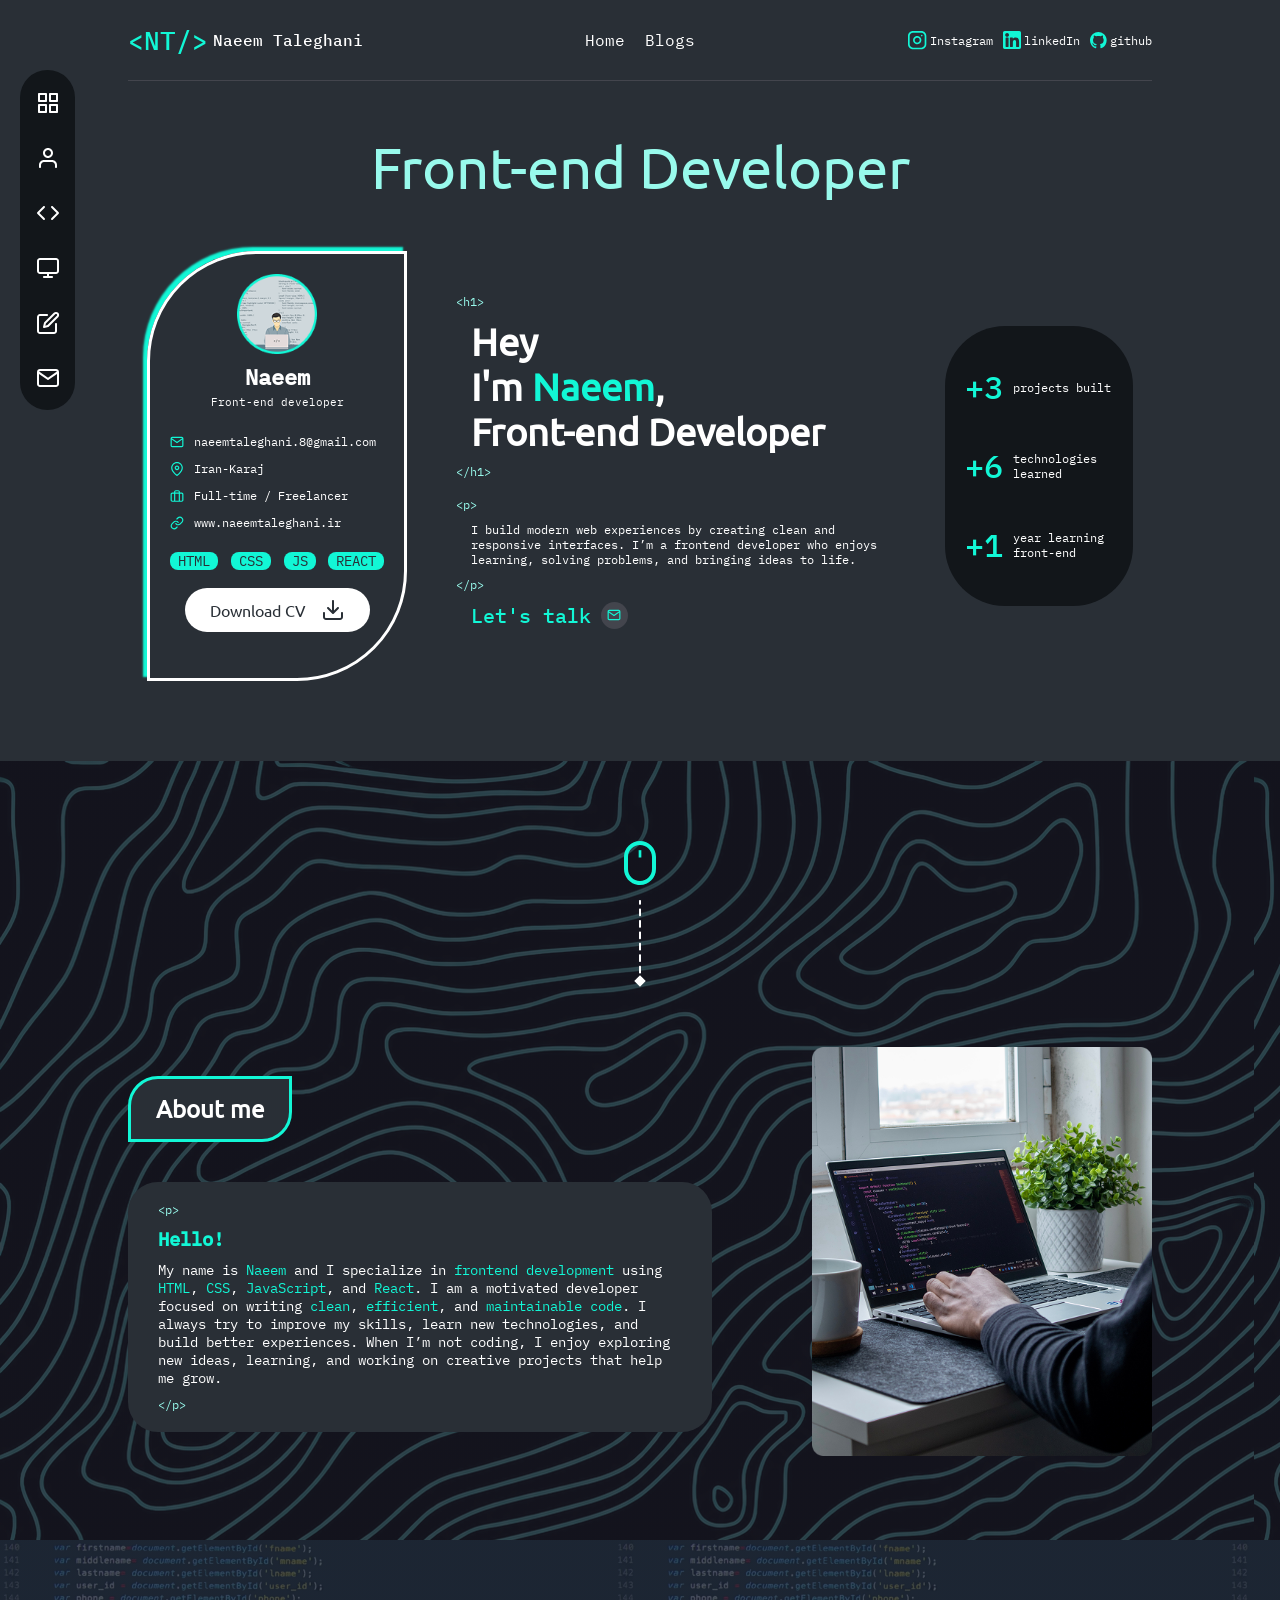
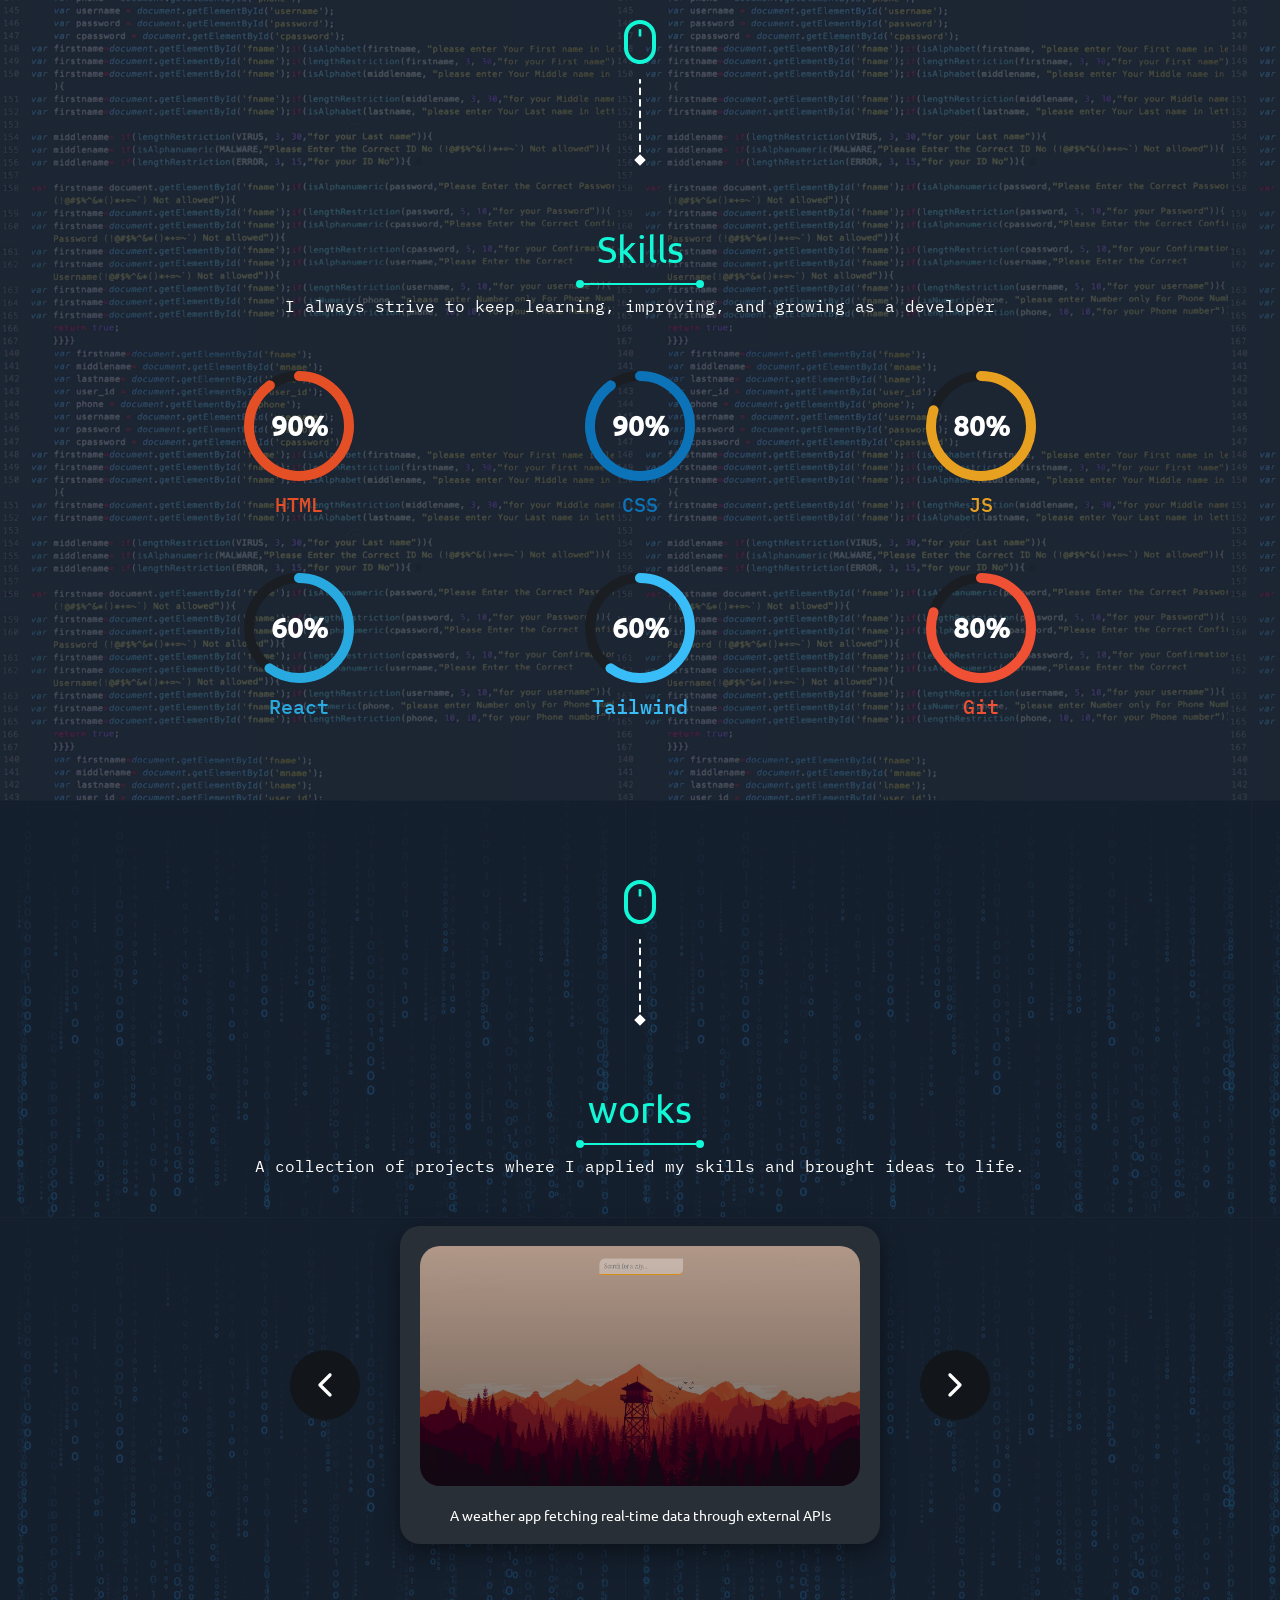
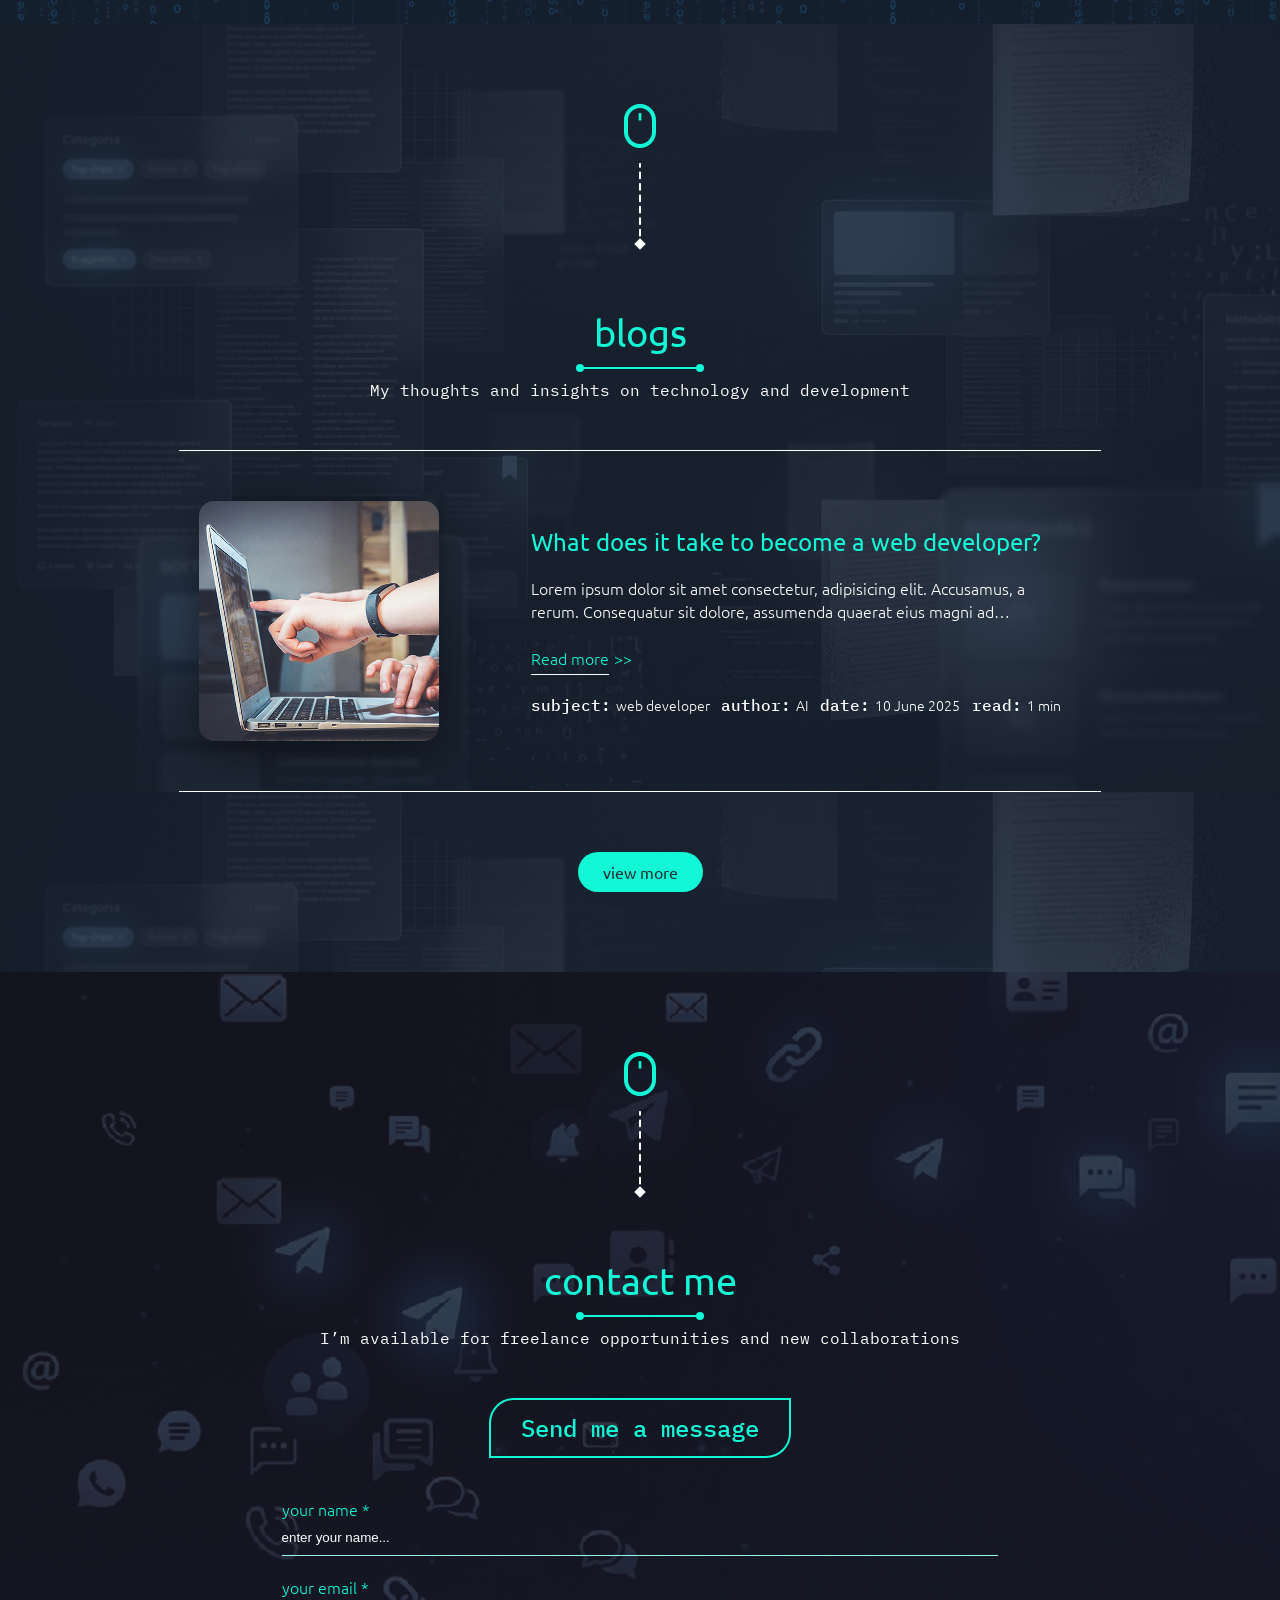
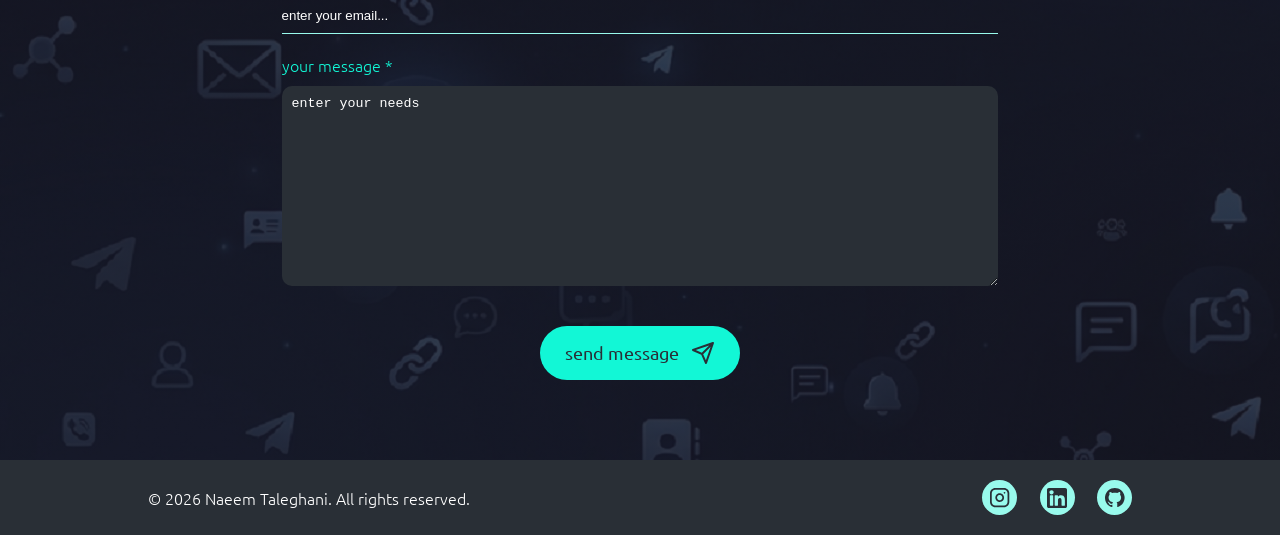
<file: index.html>
<!DOCTYPE html>
<html lang="en">
<head>
    <meta charset="UTF-8">
    <meta name="viewport" content="width=device-width, initial-scale=1.0">
    <title>Naeem Taleghani</title>

    <!-- -------------------styles and scripts links----------------- -->
     
    <link rel="shortcut icon" href="images/favicon-32x32.png" type="image/png">
    <link rel="stylesheet" href="styles/fonts.css">
    <link rel="stylesheet" href="styles/main.css">
    <link rel="stylesheet" href="styles/responsive.css">
    <script src="scripts/app.js" type="module" defer></script>
</head>
<body>
    <div class="fixed-menu">
        <ul class="fixed-menu-ul">
            <li class="fixed-menu-li">
                <a href="#">
                    <svg width="24" height="24" viewBox="0 0 24 24" fill="none" xmlns="http://www.w3.org/2000/svg">
                        <path fill-rule="evenodd" clip-rule="evenodd" d="M3 2C2.44772 2 2 2.44772 2 3V10C2 10.5523 2.44772 11 3 11H10C10.5523 11 11 10.5523 11 10V3C11 2.44772 10.5523 2 10 2H3ZM4 9V4H9V9H4Z" fill="white"/>
                        <path fill-rule="evenodd" clip-rule="evenodd" d="M14 2C13.4477 2 13 2.44772 13 3V10C13 10.5523 13.4477 11 14 11H21C21.5523 11 22 10.5523 22 10V3C22 2.44772 21.5523 2 21 2H14ZM15 9V4H20V9H15Z" fill="white"/>
                        <path fill-rule="evenodd" clip-rule="evenodd" d="M13 14C13 13.4477 13.4477 13 14 13H21C21.5523 13 22 13.4477 22 14V21C22 21.5523 21.5523 22 21 22H14C13.4477 22 13 21.5523 13 21V14ZM15 15V20H20V15H15Z" fill="white"/>
                        <path fill-rule="evenodd" clip-rule="evenodd" d="M3 13C2.44772 13 2 13.4477 2 14V21C2 21.5523 2.44772 22 3 22H10C10.5523 22 11 21.5523 11 21V14C11 13.4477 10.5523 13 10 13H3ZM4 20V15H9V20H4Z" fill="white"/>
                    </svg>
                </a>
            </li>
            <li class="fixed-menu-li">
                <a href="#aboutMe">
                    <svg width="24" height="24" viewBox="0 0 24 24" fill="none" xmlns="http://www.w3.org/2000/svg">
                        <path fill-rule="evenodd" clip-rule="evenodd" d="M12 2C9.23858 2 7 4.23858 7 7C7 9.76142 9.23858 12 12 12C14.7614 12 17 9.76142 17 7C17 4.23858 14.7614 2 12 2ZM9 7C9 5.34315 10.3431 4 12 4C13.6569 4 15 5.34315 15 7C15 8.65685 13.6569 10 12 10C10.3431 10 9 8.65685 9 7Z" fill="white"/>
                        <path d="M8 14C6.67392 14 5.40215 14.5268 4.46447 15.4645C3.52678 16.4021 3 17.6739 3 19V21C3 21.5523 3.44772 22 4 22C4.55228 22 5 21.5523 5 21V19C5 18.2043 5.31607 17.4413 5.87868 16.8787C6.44129 16.3161 7.20435 16 8 16H16C16.7956 16 17.5587 16.3161 18.1213 16.8787C18.6839 17.4413 19 18.2044 19 19V21C19 21.5523 19.4477 22 20 22C20.5523 22 21 21.5523 21 21V19C21 17.6739 20.4732 16.4021 19.5355 15.4645C18.5979 14.5268 17.3261 14 16 14H8Z" fill="white"/>
                    </svg>
                </a>
            </li>
            <li class="fixed-menu-li">
                <a href="#skills">
                    <svg width="24" height="24" viewBox="0 0 24 24" fill="none" xmlns="http://www.w3.org/2000/svg">
                        <path d="M8.70711 6.70711C9.09763 6.31658 9.09763 5.68342 8.70711 5.29289C8.31658 4.90237 7.68342 4.90237 7.29289 5.29289L1.29289 11.2929C0.902369 11.6834 0.902369 12.3166 1.29289 12.7071L7.29289 18.7071C7.68342 19.0976 8.31658 19.0976 8.70711 18.7071C9.09763 18.3166 9.09763 17.6834 8.70711 17.2929L3.41421 12L8.70711 6.70711Z" fill="white"/>
                        <path d="M16.7071 5.29289C16.3166 4.90237 15.6834 4.90237 15.2929 5.29289C14.9024 5.68342 14.9024 6.31658 15.2929 6.70711L20.5858 12L15.2929 17.2929C14.9024 17.6834 14.9024 18.3166 15.2929 18.7071C15.6834 19.0976 16.3166 19.0976 16.7071 18.7071L22.7071 12.7071C23.0976 12.3166 23.0976 11.6834 22.7071 11.2929L16.7071 5.29289Z" fill="white"/>
                    </svg>
                </a>
            </li>
            <li class="fixed-menu-li">
                <a href="#works">
                    <svg width="24" height="24" viewBox="0 0 24 24" fill="none" xmlns="http://www.w3.org/2000/svg">
                        <path fill-rule="evenodd" clip-rule="evenodd" d="M13 18H20C21.6569 18 23 16.6569 23 15V5C23 3.34315 21.6569 2 20 2H4C2.34315 2 1 3.34315 1 5V15C1 16.6569 2.34315 18 4 18H11V20H8C7.44772 20 7 20.4477 7 21C7 21.5523 7.44772 22 8 22H16C16.5523 22 17 21.5523 17 21C17 20.4477 16.5523 20 16 20H13V18ZM4 4C3.44772 4 3 4.44772 3 5V15C3 15.5523 3.44772 16 4 16H20C20.5523 16 21 15.5523 21 15V5C21 4.44772 20.5523 4 20 4H4Z" fill="white"/>
                    </svg>
                </a>
            </li>
            <li class="fixed-menu-li">
                <a href="#blogs">
                    <svg width="24" height="24" viewBox="0 0 24 24" fill="none" xmlns="http://www.w3.org/2000/svg">
                        <path fill-rule="evenodd" clip-rule="evenodd" d="M20 0.878662C19.1722 0.878662 18.3783 1.20751 17.7929 1.79288L8.29289 11.2929C8.16473 11.421 8.07382 11.5816 8.02986 11.7574L7.02986 15.7574C6.94466 16.0982 7.04451 16.4587 7.29289 16.7071C7.54127 16.9555 7.90176 17.0553 8.24254 16.9701L12.2425 15.9701C12.4184 15.9262 12.5789 15.8352 12.7071 15.7071L22.2071 6.20709C22.7925 5.62173 23.1213 4.82781 23.1213 3.99998C23.1213 3.17216 22.7925 2.37824 22.2071 1.79288C21.6217 1.20751 20.8278 0.878662 20 0.878662ZM19.2071 3.20709C19.4174 2.9968 19.7026 2.87866 20 2.87866C20.2974 2.87866 20.5826 2.9968 20.7929 3.20709C21.0032 3.41738 21.1213 3.70259 21.1213 3.99998C21.1213 4.29737 21.0032 4.58259 20.7929 4.79288L11.4888 14.097L9.37437 14.6256L9.90296 12.5112L19.2071 3.20709Z" fill="white"/>
                        <path d="M4 3C3.20435 3 2.44129 3.31607 1.87868 3.87868C1.31607 4.44129 1 5.20435 1 6V20C1 20.7957 1.31607 21.5587 1.87868 22.1213C2.44129 22.6839 3.20435 23 4 23H18C18.7957 23 19.5587 22.6839 20.1213 22.1213C20.6839 21.5587 21 20.7957 21 20V13C21 12.4477 20.5523 12 20 12C19.4477 12 19 12.4477 19 13V20C19 20.2652 18.8946 20.5196 18.7071 20.7071C18.5196 20.8946 18.2652 21 18 21H4C3.73478 21 3.48043 20.8946 3.29289 20.7071C3.10536 20.5196 3 20.2652 3 20V6C3 5.73478 3.10536 5.48043 3.29289 5.29289C3.48043 5.10536 3.73478 5 4 5H11C11.5523 5 12 4.55228 12 4C12 3.44772 11.5523 3 11 3H4Z" fill="white"/>
                    </svg>
                </a>
            </li>
            <li class="fixed-menu-li">
                <a href="#contact">
                    <svg width="24" height="24" viewBox="0 0 24 24" fill="none" xmlns="http://www.w3.org/2000/svg">
                        <path fill-rule="evenodd" clip-rule="evenodd" d="M1.00005 5.98266C0.999889 5.99253 0.999873 6.00239 1 6.01225V18C1 19.6523 2.34772 21 4 21H20C21.6523 21 23 19.6523 23 18V6.01236C23.0001 6.00242 23.0001 5.99247 23 5.98251C22.9905 4.33822 21.6465 3 20 3H4C2.3535 3 1.00944 4.3383 1.00005 5.98266ZM3.10658 5.55395C3.27196 5.22692 3.61204 5 4 5H20C20.388 5 20.728 5.22692 20.8934 5.55395L12 11.7793L3.10658 5.55395ZM21 7.92066V18C21 18.5477 20.5477 19 20 19H4C3.45229 19 3 18.5477 3 18V7.92066L11.4265 13.8192C11.7709 14.0603 12.2291 14.0603 12.5735 13.8192L21 7.92066Z" fill="white"/>
                    </svg>
                </a>
            </li>
        </ul>
    </div>
    <header>
        <div class="container">
            <nav class="nav-bar">
                <div class="nav-logoname">
                    <span class="logo-icon">&lt;NT/&gt;</span>
                    <span class="logo-text">Naeem Taleghani</span>
                </div>
                <ul class="nav-menu">
                    <li><a href="#">Home</a></li>
                    <li><a href="#">Blogs</a></li>
                </ul>
                <ul class="nav-links">
                    <li>
                        <a href="https://www.instagram.com/naeem.t.8">
                            <div class="nav-instagram-logo">
                                <svg width="19" height="19" viewBox="0 0 19 19" fill="none" xmlns="http://www.w3.org/2000/svg">
                                <path fill-rule="evenodd" clip-rule="evenodd" d="M7.28364 5.43218C8.06155 5.02853 8.94694 4.88046 9.81386 5.00901C10.6982 5.14014 11.5168 5.5522 12.149 6.18433C12.7811 6.81646 13.1931 7.63513 13.3243 8.51943C13.4528 9.38635 13.3048 10.2717 12.9011 11.0497C12.4975 11.8276 11.8588 12.4584 11.076 12.8524C10.2931 13.2464 9.40599 13.3836 8.54072 13.2444C7.67545 13.1051 6.87611 12.6966 6.2564 12.0769C5.63669 11.4572 5.22817 10.6578 5.08893 9.79257C4.9497 8.92729 5.08685 8.04015 5.48087 7.25732C5.87489 6.47448 6.50572 5.83582 7.28364 5.43218ZM9.56939 6.65765C9.04924 6.58052 8.518 6.66936 8.05126 6.91155C7.58451 7.15374 7.20601 7.53693 6.96959 8.00663C6.73318 8.47633 6.65089 9.00862 6.73443 9.52778C6.81797 10.0469 7.06309 10.5265 7.43491 10.8984C7.80674 11.2702 8.28634 11.5153 8.80551 11.5989C9.32467 11.6824 9.85695 11.6001 10.3267 11.3637C10.7964 11.1273 11.1796 10.7488 11.4217 10.282C11.6639 9.81528 11.7528 9.28405 11.6756 8.7639C11.597 8.23332 11.3497 7.74212 10.9704 7.36284C10.5912 6.98356 10.1 6.73633 9.56939 6.65765Z" fill="#12F7D6"/>
                                <path d="M13.75 3.75C13.2898 3.75 12.9167 4.1231 12.9167 4.58333C12.9167 5.04357 13.2898 5.41667 13.75 5.41667H13.7583C14.2186 5.41667 14.5917 5.04357 14.5917 4.58333C14.5917 4.1231 14.2186 3.75 13.7583 3.75H13.75Z" fill="#12F7D6"/>
                                <path fill-rule="evenodd" clip-rule="evenodd" d="M0 5C0 2.23858 2.23858 0 5 0H13.3333C16.0948 0 18.3333 2.23858 18.3333 5V13.3333C18.3333 16.0948 16.0948 18.3333 13.3333 18.3333H5C2.23858 18.3333 0 16.0948 0 13.3333V5ZM5 1.66667C3.15905 1.66667 1.66667 3.15905 1.66667 5V13.3333C1.66667 15.1743 3.15905 16.6667 5 16.6667H13.3333C15.1743 16.6667 16.6667 15.1743 16.6667 13.3333V5C16.6667 3.15905 15.1743 1.66667 13.3333 1.66667H5Z" fill="#12F7D6"/>
                                </svg>
                            </div>
                            <span>Instagram</span>
                        </a>
                    </li>
                    <li>
                        <a href="#">
                            <div class="nav-linkedin-logo">
                                <svg height="18" width="18" version="1.1" id="Layer_1" xmlns="http://www.w3.org/2000/svg" xmlns:xlink="http://www.w3.org/1999/xlink" 
                                viewBox="0 0 382 382" xml:space="preserve">
                                    <path style="fill:#12F7D6" d="M347.445,0H34.555C15.471,0,0,15.471,0,34.555v312.889C0,366.529,15.471,382,34.555,382h312.889
                                    C366.529,382,382,366.529,382,347.444V34.555C382,15.471,366.529,0,347.445,0z M118.207,329.844c0,5.554-4.502,10.056-10.056,10.056
                                    H65.345c-5.554,0-10.056-4.502-10.056-10.056V150.403c0-5.554,4.502-10.056,10.056-10.056h42.806
                                    c5.554,0,10.056,4.502,10.056,10.056V329.844z M86.748,123.432c-22.459,0-40.666-18.207-40.666-40.666S64.289,42.1,86.748,42.1
                                    s40.666,18.207,40.666,40.666S109.208,123.432,86.748,123.432z M341.91,330.654c0,5.106-4.14,9.246-9.246,9.246H286.73
                                    c-5.106,0-9.246-4.14-9.246-9.246v-84.168c0-12.556,3.683-55.021-32.813-55.021c-28.309,0-34.051,29.066-35.204,42.11v97.079
                                    c0,5.106-4.139,9.246-9.246,9.246h-44.426c-5.106,0-9.246-4.14-9.246-9.246V149.593c0-5.106,4.14-9.246,9.246-9.246h44.426
                                    c5.106,0,9.246,4.14,9.246,9.246v15.655c10.497-15.753,26.097-27.912,59.312-27.912c73.552,0,73.131,68.716,73.131,106.472
                                    L341.91,330.654L341.91,330.654z"/>
                                </svg>
                            </div>
                            <span>linkedIn</span>
                        </a>
                    </li>
                    <li>
                        <a href="https://github.com/naeemt8">
                            <div class="nav-github-logo">
                                <svg width="17" height="17" viewBox="0 0 17 17" fill="none" xmlns="http://www.w3.org/2000/svg">
                                <path d="M8.33336 0C6.35459 8.20544e-05 4.44041 0.704261 2.93333 1.98654C1.42625 3.26882 0.424607 5.04552 0.107634 6.99874C-0.209339 8.95195 0.179038 10.9542 1.20327 12.6473C2.22751 14.3404 3.82076 15.6137 5.69796 16.2396C6.11462 16.3125 6.27087 16.0625 6.27087 15.8437C6.27087 15.6458 6.26045 14.9896 6.26045 14.2917C4.16669 14.6771 3.62502 13.7813 3.45836 13.3125C3.27342 12.8566 2.98025 12.4526 2.60419 12.1354C2.31252 11.9792 1.89586 11.5938 2.59376 11.5834C2.86025 11.6123 3.11585 11.705 3.33888 11.8537C3.56192 12.0024 3.74583 12.2026 3.87502 12.4375C3.989 12.6422 4.14226 12.8225 4.32601 12.9679C4.50977 13.1133 4.72042 13.2211 4.94588 13.2849C5.17135 13.3488 5.4072 13.3675 5.63992 13.3401C5.87264 13.3126 6.09766 13.2396 6.30209 13.125C6.33817 12.7013 6.52697 12.3052 6.83336 12.0104C4.97919 11.8021 3.04169 11.0833 3.04169 7.89586C3.02998 7.06765 3.33559 6.26634 3.89586 5.65628C3.64109 4.93646 3.6709 4.14651 3.97919 3.44794C3.97919 3.44794 4.67708 3.22918 6.27086 4.30211C7.63443 3.92709 9.07395 3.92709 10.4375 4.30211C12.0313 3.21878 12.7292 3.44794 12.7292 3.44794C13.0375 4.1465 13.0673 4.93646 12.8125 5.65628C13.3745 6.2653 13.6804 7.0673 13.6667 7.89586C13.6667 11.0938 11.7188 11.8021 9.86461 12.0104C10.0635 12.212 10.2166 12.454 10.3137 12.72C10.4108 12.986 10.4494 13.2698 10.4271 13.5521C10.4271 14.6667 10.4167 15.5625 10.4167 15.8438C10.4167 16.0625 10.5729 16.3229 10.9896 16.2396C12.8635 15.6087 14.4522 14.3323 15.472 12.6384C16.4919 10.9444 16.8766 8.94319 16.5574 6.99186C16.2383 5.04054 15.236 3.26614 13.7296 1.98543C12.2232 0.704709 10.3106 0.00102909 8.33336 0Z" fill="#12F7D6"/>
                                </svg>
                            </div>
                            <span>github</span>
                        </a>
                    </li>
                </ul>
            </nav>
            <div class="separator-line"></div>
        </div>
    </header>
    <main>
        <section class="home">
            <div class="container">
                <h1 class="home-title">Front-end Developer</h1>
                <div class="home-content">
                    <div class="bio-box-wrapper">
                        <div class="bio-box">
                            <img src="images/Profile photo.png" alt="profile photo">
                            <h3 class="bio-name">Naeem</h3>
                            <p class="bio-job">Front-end developer</p>
                            <ul class="bio-ul">
                                <li>
                                    <svg width="14" height="14" viewBox="0 0 14 14" fill="none" xmlns="http://www.w3.org/2000/svg">
                                    <path fill-rule="evenodd" clip-rule="evenodd" d="M0.583361 3.48988C0.583267 3.49564 0.583257 3.50139 0.583333 3.50715V10.5C0.583333 11.4638 1.3695 12.25 2.33333 12.25H11.6667C12.6305 12.25 13.4167 11.4638 13.4167 10.5V3.50721C13.4167 3.50141 13.4167 3.4956 13.4166 3.4898C13.4111 2.53063 12.6271 1.75 11.6667 1.75H2.33333C1.37287 1.75 0.588839 2.53067 0.583361 3.48988ZM1.81217 3.2398C1.90864 3.04904 2.10702 2.91667 2.33333 2.91667H11.6667C11.893 2.91667 12.0914 3.04904 12.1878 3.2398L7 6.87128L1.81217 3.2398ZM12.25 4.62038V10.5C12.25 10.8195 11.9862 11.0833 11.6667 11.0833H2.33333C2.01383 11.0833 1.75 10.8195 1.75 10.5V4.62038L6.66548 8.06122C6.86633 8.20182 7.13367 8.20182 7.33452 8.06122L12.25 4.62038Z" fill="#12F7D6"/>
                                    </svg>
                                    <span>naeemtaleghani.8@gmail.com</span>
                                </li>
                                <li>
                                    <svg width="14" height="14" viewBox="0 0 14 14" fill="none" xmlns="http://www.w3.org/2000/svg">
                                    <path fill-rule="evenodd" clip-rule="evenodd" d="M6.99999 3.5C5.71133 3.5 4.66666 4.54467 4.66666 5.83333C4.66666 7.122 5.71133 8.16667 6.99999 8.16667C8.28865 8.16667 9.33332 7.122 9.33332 5.83333C9.33332 4.54467 8.28865 3.5 6.99999 3.5ZM5.83332 5.83333C5.83332 5.189 6.35566 4.66667 6.99999 4.66667C7.64432 4.66667 8.16666 5.189 8.16666 5.83333C8.16666 6.47767 7.64432 7 6.99999 7C6.35566 7 5.83332 6.47767 5.83332 5.83333Z" fill="#12F7D6"/>
                                    <path fill-rule="evenodd" clip-rule="evenodd" d="M6.6761 13.9018C6.67627 13.9019 6.67641 13.902 6.99999 13.4167L6.6761 13.9018C6.87204 14.0324 7.12762 14.0327 7.32356 13.902L6.99999 13.4167C7.32356 13.902 7.3234 13.9021 7.32356 13.902L7.32555 13.9007L7.32944 13.8981L7.3428 13.8891C7.35416 13.8813 7.37036 13.8703 7.39108 13.8559C7.43251 13.8272 7.49205 13.7854 7.56711 13.7312C7.71717 13.6228 7.92961 13.4646 8.18368 13.2623C8.69088 12.8584 9.36868 12.275 10.0485 11.5574C11.3842 10.1475 12.8333 8.10947 12.8333 5.83333C12.8333 4.28624 12.2187 2.80251 11.1248 1.70854C10.0308 0.614581 8.54709 0 6.99999 0C5.45289 0 3.96916 0.614581 2.8752 1.70854C1.78124 2.80251 1.16666 4.28624 1.16666 5.83333C1.16666 8.10947 2.61581 10.1475 3.95152 11.5574C4.6313 12.275 5.3091 12.8584 5.8163 13.2623C6.07037 13.4646 6.28281 13.6228 6.43287 13.7312C6.50793 13.7854 6.56747 13.8272 6.6089 13.8559C6.62962 13.8703 6.64582 13.8813 6.65718 13.8891L6.67054 13.8981L6.67443 13.9007L6.6761 13.9018ZM3.70016 2.5335C4.57533 1.65833 5.76231 1.16667 6.99999 1.16667C8.23767 1.16667 9.42465 1.65833 10.2998 2.5335C11.175 3.40867 11.6667 4.59566 11.6667 5.83333C11.6667 7.64053 10.4908 9.39415 9.20152 10.7551C8.5688 11.4229 7.9341 11.9697 7.45693 12.3497C7.27934 12.4911 7.12423 12.6089 6.99999 12.7007C6.87575 12.6089 6.72064 12.4911 6.54305 12.3497C6.06588 11.9697 5.43118 11.4229 4.79846 10.7551C3.50917 9.39415 2.33332 7.64053 2.33332 5.83333C2.33332 4.59566 2.82499 3.40867 3.70016 2.5335Z" fill="#12F7D6"/>
                                    </svg>
                                    <span>Iran-Karaj</span>
                                </li>
                                <li>
                                    <svg width="14" height="14" viewBox="0 0 14 14" fill="none" xmlns="http://www.w3.org/2000/svg">
                                    <path fill-rule="evenodd" clip-rule="evenodd" d="M5.83334 1.16669C5.36922 1.16669 4.9241 1.35106 4.59591 1.67925C4.26772 2.00744 4.08334 2.45256 4.08334 2.91669V3.50002H2.33334C1.36685 3.50002 0.583344 4.28352 0.583344 5.25002V11.0834C0.583344 12.0499 1.36685 12.8334 2.33334 12.8334H11.6667C12.6332 12.8334 13.4167 12.0499 13.4167 11.0834V5.25002C13.4167 4.28352 12.6332 3.50002 11.6667 3.50002H9.91668V2.91669C9.91668 2.45256 9.7323 2.00744 9.40411 1.67925C9.07593 1.35106 8.63081 1.16669 8.16668 1.16669H5.83334ZM8.75001 3.50002V2.91669C8.75001 2.76198 8.68855 2.6136 8.57916 2.50421C8.46976 2.39481 8.32139 2.33335 8.16668 2.33335H5.83334C5.67863 2.33335 5.53026 2.39481 5.42087 2.50421C5.31147 2.6136 5.25001 2.76198 5.25001 2.91669V3.50002H8.75001ZM5.25001 4.66669H8.75001V11.6667H5.25001V4.66669ZM4.08334 4.66669H2.33334C2.01118 4.66669 1.75001 4.92785 1.75001 5.25002V11.0834C1.75001 11.4055 2.01118 11.6667 2.33334 11.6667H4.08334V4.66669ZM9.91668 11.6667V4.66669H11.6667C11.9888 4.66669 12.25 4.92785 12.25 5.25002V11.0834C12.25 11.4055 11.9888 11.6667 11.6667 11.6667H9.91668Z" fill="#12F7D6"/>
                                    </svg>
                                    <span>Full-time / Freelancer</span>
                                </li>
                                <li>
                                    <svg width="14" height="14" viewBox="0 0 14 14" fill="none" xmlns="http://www.w3.org/2000/svg">
                                    <g clip-path="url(#clip0_3_2470)">
                                    <path d="M9.91417 0.622203C8.99648 0.614228 8.11237 0.967009 7.45226 1.60456L7.44624 1.61047L6.4429 2.60797C6.21443 2.83511 6.21336 3.20445 6.4405 3.43292C6.66764 3.66139 7.03698 3.66247 7.26545 3.43533L8.26563 2.44096C8.7054 2.01767 9.29357 1.78352 9.90403 1.78883C10.5158 1.79414 11.1011 2.03954 11.5337 2.47215C11.9663 2.90477 12.2117 3.49 12.217 4.1018C12.2223 4.71199 11.9884 5.29992 11.5654 5.73962L9.8192 7.48584C9.58265 7.72247 9.29791 7.90553 8.98442 8.02247C8.67093 8.13941 8.33596 8.18757 8.00223 8.16367C7.66849 8.13976 7.3438 8.04437 7.05018 7.88395C6.75656 7.72353 6.50087 7.50184 6.30046 7.23391C6.10749 6.97593 5.74192 6.92323 5.48394 7.1162C5.22596 7.30917 5.17326 7.67474 5.36623 7.93272C5.66685 8.33461 6.05038 8.66715 6.49082 8.90778C6.93125 9.14841 7.41829 9.2915 7.91889 9.32735C8.41949 9.3632 8.92194 9.29097 9.39217 9.11556C9.8624 8.94016 10.2894 8.66567 10.6442 8.31072L12.3942 6.56079L12.4013 6.55356C13.0388 5.89345 13.3916 5.00935 13.3836 4.09166C13.3756 3.17397 13.0076 2.29613 12.3586 1.6472C11.7097 0.998268 10.8319 0.630177 9.91417 0.622203Z" fill="#12F7D6"/>
                                    <path d="M6.08111 4.6726C5.58051 4.63675 5.07805 4.70898 4.60782 4.88439C4.13762 5.05979 3.71064 5.33425 3.35584 5.68916L1.60584 7.43916L1.59873 7.44639C0.96118 8.1065 0.608399 8.99061 0.616374 9.9083C0.624348 10.826 0.99244 11.7038 1.64137 12.3528C2.2903 13.0017 3.16814 13.3698 4.08583 13.3778C5.00352 13.3857 5.88763 13.0329 6.54773 12.3954L6.55496 12.3883L7.55246 11.3908C7.78027 11.163 7.78027 10.7936 7.55246 10.5658C7.32466 10.338 6.95531 10.338 6.72751 10.5658L5.73378 11.5596C5.29408 11.9825 4.70616 12.2164 4.09597 12.2111C3.48417 12.2058 2.89894 11.9604 2.46633 11.5278C2.03371 11.0952 1.78831 10.51 1.783 9.89816C1.77769 9.28796 2.01164 8.70004 2.43458 8.26034L4.1808 6.51412C4.41734 6.27749 4.70209 6.09442 5.01558 5.97748C5.32906 5.86054 5.66403 5.81239 5.99777 5.83629C6.3315 5.86019 6.65619 5.95559 6.94981 6.11601C7.24344 6.27643 7.49913 6.49812 7.69954 6.76605C7.89251 7.02403 8.25808 7.07673 8.51606 6.88376C8.77403 6.69078 8.82673 6.32522 8.63376 6.06724C8.33315 5.66535 7.94961 5.33281 7.50918 5.09218C7.06874 4.85155 6.58171 4.70846 6.08111 4.6726Z" fill="#12F7D6"/>
                                    </g>
                                    <defs>
                                    <clipPath id="clip0_3_2470">
                                    <rect width="14" height="14" fill="white"/>
                                    </clipPath>
                                    </defs>
                                    </svg>
                                    <span>www.naeemtaleghani.ir</span>
                                </li>
                            </ul>
                            <ul class="bio-skills">
                                <li>HTML</li>
                                <li>CSS</li>
                                <li>JS</li>
                                <li>REACT</li>
                            </ul>
                            <div class="bio-btn">
                                <span>Download CV</span>
                                <svg width="24" height="24" viewBox="0 0 24 24" fill="none" xmlns="http://www.w3.org/2000/svg">
                                <path d="M13 3C13 2.44772 12.5523 2 12 2C11.4477 2 11 2.44772 11 3V12.5858L7.70711 9.29289C7.31658 8.90237 6.68342 8.90237 6.29289 9.29289C5.90237 9.68342 5.90237 10.3166 6.29289 10.7071L11.2929 15.7071C11.6834 16.0976 12.3166 16.0976 12.7071 15.7071L17.7071 10.7071C18.0976 10.3166 18.0976 9.68342 17.7071 9.29289C17.3166 8.90237 16.6834 8.90237 16.2929 9.29289L13 12.5858V3Z" fill="#292F36"/>
                                <path d="M3 14C3.55228 14 4 14.4477 4 15V19C4 19.2652 4.10536 19.5196 4.29289 19.7071C4.48043 19.8946 4.73478 20 5 20H19C19.2652 20 19.5196 19.8946 19.7071 19.7071C19.8946 19.5196 20 19.2652 20 19V15C20 14.4477 20.4477 14 21 14C21.5523 14 22 14.4477 22 15V19C22 19.7957 21.6839 20.5587 21.1213 21.1213C20.5587 21.6839 19.7957 22 19 22H5C4.20435 22 3.44129 21.6839 2.87868 21.1213C2.31607 20.5587 2 19.7957 2 19V15C2 14.4477 2.44772 14 3 14Z" fill="#292F36"/>
                                </svg>
                            </div>
                        </div>
                    </div>
                    <div class="home-description-wrapper">
                        <div class="home-description">
                            <span class="html-tags">&lt;h1&gt;</span>
                            <h2 class="home-description-title">
                                Hey<br>
                                I'm <span>Naeem</span>,<br>
                                Front-end Developer
                            </h2>
                            <span class="html-tags">&lt;/h1&gt;</span><br>
                            <span class="html-tags">&lt;p&gt;</span>
                            <p class="description-text">I build modern web experiences by creating clean and responsive interfaces. I’m a frontend developer who enjoys learning, solving problems, and bringing ideas to life.</p>
                            <span class="html-tags">&lt;/p&gt;</span>
                            <a href="#contact" class="home-contact-link">
                                <span>Let's talk</span>
                                <div class="home-contact-link-svg-box">
                                    <svg width="14" height="14" viewBox="0 0 14 14" fill="none" xmlns="http://www.w3.org/2000/svg">
                                    <path fill-rule="evenodd" clip-rule="evenodd" d="M0.583361 3.48988C0.583267 3.49564 0.583257 3.50139 0.583333 3.50715V10.5C0.583333 11.4638 1.3695 12.25 2.33333 12.25H11.6667C12.6305 12.25 13.4167 11.4638 13.4167 10.5V3.50721C13.4167 3.50141 13.4167 3.4956 13.4166 3.4898C13.4111 2.53063 12.6271 1.75 11.6667 1.75H2.33333C1.37287 1.75 0.588839 2.53067 0.583361 3.48988ZM1.81217 3.2398C1.90864 3.04904 2.10702 2.91667 2.33333 2.91667H11.6667C11.893 2.91667 12.0914 3.04904 12.1878 3.2398L7 6.87128L1.81217 3.2398ZM12.25 4.62038V10.5C12.25 10.8195 11.9862 11.0833 11.6667 11.0833H2.33333C2.01383 11.0833 1.75 10.8195 1.75 10.5V4.62038L6.66548 8.06122C6.86633 8.20182 7.13367 8.20182 7.33452 8.06122L12.25 4.62038Z" fill="#12F7D6"/>
                                    </svg>
                                </div>
                            </a>
                        </div>
                    </div>
                    <div class="experiences-box-wrapper">
                        <ul class="experiences-box-ul">
                                <li>
                                    <span>+3</span>
                                    <p>projects built</p>
                                </li>
                                <li>
                                    <span>+6</span>
                                    <p>technologies learned</p>
                                </li>
                                <li>
                                    <span>+1</span>
                                    <p>year learning front-end</p>
                                </li>
                        </ul>
                    </div>
                </div>
            </div>
        </section>
        <section class="about-me" id="aboutMe">
            <div class="container">
                <div class="scroll-module">
                    <svg width="32" height="146" viewBox="0 0 32 146" fill="none" xmlns="http://www.w3.org/2000/svg">
                        <g clip-path="url(#clip0_502_849)">
                        <path fill-rule="evenodd" clip-rule="evenodd" d="M0 16C0 7.16344 7.16344 0 16 0C24.8366 0 32 7.16344 32 16V28C32 36.8366 24.8366 44 16 44H14V43.8762C6.10738 42.892 0 36.1592 0 28V16ZM16 40C22.6274 40 28 34.6274 28 28V16C28 9.37258 22.6274 4 16 4C9.37258 4 4 9.37258 4 16V28C4 34.6274 9.37258 40 16 40Z" fill="#12F7D6"/>
                        <path d="M17.3334 9.16663V16.5H14.6667V9.16663H17.3334Z" fill="#12F7D6"/>
                        </g>
                        <path d="M16.5 60C16.5 59.7239 16.2761 59.5 16 59.5C15.7239 59.5 15.5 59.7239 15.5 60H16.5ZM16 142.887L18.8868 140L16 137.113L13.1132 140L16 142.887ZM15.5 62.8571C15.5 63.1333 15.7239 63.3571 16 63.3571C16.2761 63.3571 16.5 63.1333 16.5 62.8571H15.5ZM16.5 68.5714C16.5 68.2953 16.2761 68.0714 16 68.0714C15.7239 68.0714 15.5 68.2953 15.5 68.5714H16.5ZM15.5 74.2857C15.5 74.5619 15.7239 74.7857 16 74.7857C16.2761 74.7857 16.5 74.5619 16.5 74.2857H15.5ZM16.5 80C16.5 79.7239 16.2761 79.5 16 79.5C15.7239 79.5 15.5 79.7239 15.5 80H16.5ZM15.5 85.7143C15.5 85.9904 15.7239 86.2143 16 86.2143C16.2761 86.2143 16.5 85.9904 16.5 85.7143H15.5ZM16.5 91.4286C16.5 91.1524 16.2761 90.9286 16 90.9286C15.7239 90.9286 15.5 91.1524 15.5 91.4286H16.5ZM15.5 97.1429C15.5 97.419 15.7239 97.6429 16 97.6429C16.2761 97.6429 16.5 97.419 16.5 97.1429H15.5ZM16.5 102.857C16.5 102.581 16.2761 102.357 16 102.357C15.7239 102.357 15.5 102.581 15.5 102.857H16.5ZM15.5 108.571C15.5 108.848 15.7239 109.071 16 109.071C16.2761 109.071 16.5 108.848 16.5 108.571H15.5ZM16.5 114.286C16.5 114.01 16.2761 113.786 16 113.786C15.7239 113.786 15.5 114.01 15.5 114.286H16.5ZM15.5 120C15.5 120.276 15.7239 120.5 16 120.5C16.2761 120.5 16.5 120.276 16.5 120H15.5ZM16.5 125.714C16.5 125.438 16.2761 125.214 16 125.214C15.7239 125.214 15.5 125.438 15.5 125.714H16.5ZM15.5 131.429C15.5 131.705 15.7239 131.929 16 131.929C16.2761 131.929 16.5 131.705 16.5 131.429H15.5ZM16.5 137.143C16.5 136.867 16.2761 136.643 16 136.643C15.7239 136.643 15.5 136.867 15.5 137.143H16.5ZM15.5 60V62.8571H16.5V60H15.5ZM15.5 68.5714V74.2857H16.5L16.5 68.5714H15.5ZM15.5 80L15.5 85.7143H16.5V80H15.5ZM15.5 91.4286L15.5 97.1429H16.5V91.4286H15.5ZM15.5 102.857L15.5 108.571H16.5V102.857H15.5ZM15.5 114.286V120H16.5V114.286H15.5ZM15.5 125.714V131.429H16.5L16.5 125.714H15.5ZM15.5 137.143V140H16.5V137.143H15.5ZM17 60C17 59.4477 16.5523 59 16 59C15.4477 59 15 59.4477 15 60H17ZM16 145.774L21.7735 140L16 134.226L10.2265 140L16 145.774ZM15 62.8571C15 63.4094 15.4477 63.8571 16 63.8571C16.5523 63.8571 17 63.4094 17 62.8571H15ZM17 68.5714C17 68.0191 16.5523 67.5714 16 67.5714C15.4477 67.5714 15 68.0191 15 68.5714H17ZM15 74.2857C15 74.838 15.4477 75.2857 16 75.2857C16.5523 75.2857 17 74.838 17 74.2857H15ZM17 80C17 79.4477 16.5523 79 16 79C15.4477 79 15 79.4477 15 80H17ZM15 85.7143C15 86.2666 15.4477 86.7143 16 86.7143C16.5523 86.7143 17 86.2666 17 85.7143H15ZM17 91.4286C17 90.8763 16.5523 90.4286 16 90.4286C15.4477 90.4286 15 90.8763 15 91.4286H17ZM15 97.1429C15 97.6951 15.4477 98.1429 16 98.1429C16.5523 98.1429 17 97.6951 17 97.1429H15ZM17 102.857C17 102.305 16.5523 101.857 16 101.857C15.4477 101.857 15 102.305 15 102.857H17ZM15 108.571C15 109.124 15.4477 109.571 16 109.571C16.5523 109.571 17 109.124 17 108.571H15ZM17 114.286C17 113.733 16.5523 113.286 16 113.286C15.4477 113.286 15 113.733 15 114.286H17ZM15 120C15 120.552 15.4477 121 16 121C16.5523 121 17 120.552 17 120H15ZM17 125.714C17 125.162 16.5523 124.714 16 124.714C15.4477 124.714 15 125.162 15 125.714H17ZM15 131.429C15 131.981 15.4477 132.429 16 132.429C16.5523 132.429 17 131.981 17 131.429H15ZM17 137.143C17 136.591 16.5523 136.143 16 136.143C15.4477 136.143 15 136.591 15 137.143H17ZM15 60V62.8571H17V60H15ZM15 68.5714V74.2857H17L17 68.5714H15ZM15 80L15 85.7143H17V80H15ZM15 91.4286L15 97.1429H17V91.4286H15ZM15 102.857L15 108.571H17V102.857H15ZM15 114.286V120H17V114.286H15ZM15 125.714V131.429H17L17 125.714H15ZM15 137.143V140H17V137.143H15Z" fill="white"/>
                        <defs>
                        <clipPath id="clip0_502_849">
                        <rect width="32" height="44" fill="white"/>
                        </clipPath>
                        </defs>
                    </svg>
                </div>
                <div class="about-me-wrapper">
                    <div class="about-me-content">
                        <h2 class="about-me-content-title">About me</h2>
                        <div class="about-me-content-description">
                            <span class="html-tags">&lt;p&gt;</span>
                            <h3>Hello!</h3>
                            <p>
                                My name is <span>Naeem</span> and I specialize in <span>frontend development</span> using <span>HTML</span>, <span>CSS</span>, <span>JavaScript</span>, and <span>React</span>. I am a motivated developer focused on writing <span>clean</span>, <span>efficient</span>, and <span>maintainable code</span>. I always try to improve my skills, learn new technologies, and build better experiences. When I’m not coding, I enjoy exploring new ideas, learning, and working on creative projects that help me grow.
                            </p>
                            <span class="html-tags">&lt;/p&gt;</span>
                        </div>
                    </div>
                    <div class="about-me-img-wrapper">
                        <img src="images/Image.png" alt="image">
                    </div>
                </div>
            </div>
        </section>
        <section class="skills" id="skills">
            <div class="container">
                <div class="scroll-module">
                    <svg width="32" height="146" viewBox="0 0 32 146" fill="none" xmlns="http://www.w3.org/2000/svg">
                        <g clip-path="url(#clip0_502_849)">
                        <path fill-rule="evenodd" clip-rule="evenodd" d="M0 16C0 7.16344 7.16344 0 16 0C24.8366 0 32 7.16344 32 16V28C32 36.8366 24.8366 44 16 44H14V43.8762C6.10738 42.892 0 36.1592 0 28V16ZM16 40C22.6274 40 28 34.6274 28 28V16C28 9.37258 22.6274 4 16 4C9.37258 4 4 9.37258 4 16V28C4 34.6274 9.37258 40 16 40Z" fill="#12F7D6"/>
                        <path d="M17.3334 9.16663V16.5H14.6667V9.16663H17.3334Z" fill="#12F7D6"/>
                        </g>
                        <path d="M16.5 60C16.5 59.7239 16.2761 59.5 16 59.5C15.7239 59.5 15.5 59.7239 15.5 60H16.5ZM16 142.887L18.8868 140L16 137.113L13.1132 140L16 142.887ZM15.5 62.8571C15.5 63.1333 15.7239 63.3571 16 63.3571C16.2761 63.3571 16.5 63.1333 16.5 62.8571H15.5ZM16.5 68.5714C16.5 68.2953 16.2761 68.0714 16 68.0714C15.7239 68.0714 15.5 68.2953 15.5 68.5714H16.5ZM15.5 74.2857C15.5 74.5619 15.7239 74.7857 16 74.7857C16.2761 74.7857 16.5 74.5619 16.5 74.2857H15.5ZM16.5 80C16.5 79.7239 16.2761 79.5 16 79.5C15.7239 79.5 15.5 79.7239 15.5 80H16.5ZM15.5 85.7143C15.5 85.9904 15.7239 86.2143 16 86.2143C16.2761 86.2143 16.5 85.9904 16.5 85.7143H15.5ZM16.5 91.4286C16.5 91.1524 16.2761 90.9286 16 90.9286C15.7239 90.9286 15.5 91.1524 15.5 91.4286H16.5ZM15.5 97.1429C15.5 97.419 15.7239 97.6429 16 97.6429C16.2761 97.6429 16.5 97.419 16.5 97.1429H15.5ZM16.5 102.857C16.5 102.581 16.2761 102.357 16 102.357C15.7239 102.357 15.5 102.581 15.5 102.857H16.5ZM15.5 108.571C15.5 108.848 15.7239 109.071 16 109.071C16.2761 109.071 16.5 108.848 16.5 108.571H15.5ZM16.5 114.286C16.5 114.01 16.2761 113.786 16 113.786C15.7239 113.786 15.5 114.01 15.5 114.286H16.5ZM15.5 120C15.5 120.276 15.7239 120.5 16 120.5C16.2761 120.5 16.5 120.276 16.5 120H15.5ZM16.5 125.714C16.5 125.438 16.2761 125.214 16 125.214C15.7239 125.214 15.5 125.438 15.5 125.714H16.5ZM15.5 131.429C15.5 131.705 15.7239 131.929 16 131.929C16.2761 131.929 16.5 131.705 16.5 131.429H15.5ZM16.5 137.143C16.5 136.867 16.2761 136.643 16 136.643C15.7239 136.643 15.5 136.867 15.5 137.143H16.5ZM15.5 60V62.8571H16.5V60H15.5ZM15.5 68.5714V74.2857H16.5L16.5 68.5714H15.5ZM15.5 80L15.5 85.7143H16.5V80H15.5ZM15.5 91.4286L15.5 97.1429H16.5V91.4286H15.5ZM15.5 102.857L15.5 108.571H16.5V102.857H15.5ZM15.5 114.286V120H16.5V114.286H15.5ZM15.5 125.714V131.429H16.5L16.5 125.714H15.5ZM15.5 137.143V140H16.5V137.143H15.5ZM17 60C17 59.4477 16.5523 59 16 59C15.4477 59 15 59.4477 15 60H17ZM16 145.774L21.7735 140L16 134.226L10.2265 140L16 145.774ZM15 62.8571C15 63.4094 15.4477 63.8571 16 63.8571C16.5523 63.8571 17 63.4094 17 62.8571H15ZM17 68.5714C17 68.0191 16.5523 67.5714 16 67.5714C15.4477 67.5714 15 68.0191 15 68.5714H17ZM15 74.2857C15 74.838 15.4477 75.2857 16 75.2857C16.5523 75.2857 17 74.838 17 74.2857H15ZM17 80C17 79.4477 16.5523 79 16 79C15.4477 79 15 79.4477 15 80H17ZM15 85.7143C15 86.2666 15.4477 86.7143 16 86.7143C16.5523 86.7143 17 86.2666 17 85.7143H15ZM17 91.4286C17 90.8763 16.5523 90.4286 16 90.4286C15.4477 90.4286 15 90.8763 15 91.4286H17ZM15 97.1429C15 97.6951 15.4477 98.1429 16 98.1429C16.5523 98.1429 17 97.6951 17 97.1429H15ZM17 102.857C17 102.305 16.5523 101.857 16 101.857C15.4477 101.857 15 102.305 15 102.857H17ZM15 108.571C15 109.124 15.4477 109.571 16 109.571C16.5523 109.571 17 109.124 17 108.571H15ZM17 114.286C17 113.733 16.5523 113.286 16 113.286C15.4477 113.286 15 113.733 15 114.286H17ZM15 120C15 120.552 15.4477 121 16 121C16.5523 121 17 120.552 17 120H15ZM17 125.714C17 125.162 16.5523 124.714 16 124.714C15.4477 124.714 15 125.162 15 125.714H17ZM15 131.429C15 131.981 15.4477 132.429 16 132.429C16.5523 132.429 17 131.981 17 131.429H15ZM17 137.143C17 136.591 16.5523 136.143 16 136.143C15.4477 136.143 15 136.591 15 137.143H17ZM15 60V62.8571H17V60H15ZM15 68.5714V74.2857H17L17 68.5714H15ZM15 80L15 85.7143H17V80H15ZM15 91.4286L15 97.1429H17V91.4286H15ZM15 102.857L15 108.571H17V102.857H15ZM15 114.286V120H17V114.286H15ZM15 125.714V131.429H17L17 125.714H15ZM15 137.143V140H17V137.143H15Z" fill="white"/>
                        <defs>
                        <clipPath id="clip0_502_849">
                        <rect width="32" height="44" fill="white"/>
                        </clipPath>
                        </defs>
                    </svg>
                </div>
                <div class="skills-wrapper">
                    <h2 class="skills-title">Skills</h2>
                    <div class="title-underline-module">
                        <div class="title-underline-content"></div>
                    </div>
                    <p class="skills-description">I always strive to keep learning, improving, and growing as a developer</p>
                    <div class="skills-content">
                        <div class="skill-box">
                            <cicular-progress class="cicular-progress" circle-percent="90" circle-color="#E54F26"></cicular-progress>
                            <h5 class="skill-name">HTML</h5>
                        </div>
                        <div class="skill-box">
                            <cicular-progress class="cicular-progress" circle-percent="90" circle-color="#0C73B8"></cicular-progress>
                            <h5 class="skill-name">CSS</h5>
                        </div>
                        <div class="skill-box">
                            <cicular-progress class="cicular-progress" circle-percent="80" circle-color="#E7A020"></cicular-progress>
                            <h5 class="skill-name">JS</h5>
                        </div>
                        <div class="skill-box">
                            <cicular-progress class="cicular-progress" circle-percent="60" circle-color="#28A9E0"></cicular-progress>
                            <h5 class="skill-name">React</h5>
                        </div>
                        <div class="skill-box">
                            <cicular-progress class="cicular-progress" circle-percent="60" circle-color="#38BDF8"></cicular-progress>
                            <h5 class="skill-name">Tailwind</h5>
                        </div>
                        <div class="skill-box">
                            <cicular-progress class="cicular-progress" circle-percent="80" circle-color="#F05033"></cicular-progress>
                            <h5 class="skill-name">Git</h5>
                        </div>
                    </div>
                </div>
            </div>
        </section>
        <section class="works" id="works">
            <div class="container">
                <div class="scroll-module">
                    <svg width="32" height="146" viewBox="0 0 32 146" fill="none" xmlns="http://www.w3.org/2000/svg">
                        <g clip-path="url(#clip0_502_849)">
                        <path fill-rule="evenodd" clip-rule="evenodd" d="M0 16C0 7.16344 7.16344 0 16 0C24.8366 0 32 7.16344 32 16V28C32 36.8366 24.8366 44 16 44H14V43.8762C6.10738 42.892 0 36.1592 0 28V16ZM16 40C22.6274 40 28 34.6274 28 28V16C28 9.37258 22.6274 4 16 4C9.37258 4 4 9.37258 4 16V28C4 34.6274 9.37258 40 16 40Z" fill="#12F7D6"/>
                        <path d="M17.3334 9.16663V16.5H14.6667V9.16663H17.3334Z" fill="#12F7D6"/>
                        </g>
                        <path d="M16.5 60C16.5 59.7239 16.2761 59.5 16 59.5C15.7239 59.5 15.5 59.7239 15.5 60H16.5ZM16 142.887L18.8868 140L16 137.113L13.1132 140L16 142.887ZM15.5 62.8571C15.5 63.1333 15.7239 63.3571 16 63.3571C16.2761 63.3571 16.5 63.1333 16.5 62.8571H15.5ZM16.5 68.5714C16.5 68.2953 16.2761 68.0714 16 68.0714C15.7239 68.0714 15.5 68.2953 15.5 68.5714H16.5ZM15.5 74.2857C15.5 74.5619 15.7239 74.7857 16 74.7857C16.2761 74.7857 16.5 74.5619 16.5 74.2857H15.5ZM16.5 80C16.5 79.7239 16.2761 79.5 16 79.5C15.7239 79.5 15.5 79.7239 15.5 80H16.5ZM15.5 85.7143C15.5 85.9904 15.7239 86.2143 16 86.2143C16.2761 86.2143 16.5 85.9904 16.5 85.7143H15.5ZM16.5 91.4286C16.5 91.1524 16.2761 90.9286 16 90.9286C15.7239 90.9286 15.5 91.1524 15.5 91.4286H16.5ZM15.5 97.1429C15.5 97.419 15.7239 97.6429 16 97.6429C16.2761 97.6429 16.5 97.419 16.5 97.1429H15.5ZM16.5 102.857C16.5 102.581 16.2761 102.357 16 102.357C15.7239 102.357 15.5 102.581 15.5 102.857H16.5ZM15.5 108.571C15.5 108.848 15.7239 109.071 16 109.071C16.2761 109.071 16.5 108.848 16.5 108.571H15.5ZM16.5 114.286C16.5 114.01 16.2761 113.786 16 113.786C15.7239 113.786 15.5 114.01 15.5 114.286H16.5ZM15.5 120C15.5 120.276 15.7239 120.5 16 120.5C16.2761 120.5 16.5 120.276 16.5 120H15.5ZM16.5 125.714C16.5 125.438 16.2761 125.214 16 125.214C15.7239 125.214 15.5 125.438 15.5 125.714H16.5ZM15.5 131.429C15.5 131.705 15.7239 131.929 16 131.929C16.2761 131.929 16.5 131.705 16.5 131.429H15.5ZM16.5 137.143C16.5 136.867 16.2761 136.643 16 136.643C15.7239 136.643 15.5 136.867 15.5 137.143H16.5ZM15.5 60V62.8571H16.5V60H15.5ZM15.5 68.5714V74.2857H16.5L16.5 68.5714H15.5ZM15.5 80L15.5 85.7143H16.5V80H15.5ZM15.5 91.4286L15.5 97.1429H16.5V91.4286H15.5ZM15.5 102.857L15.5 108.571H16.5V102.857H15.5ZM15.5 114.286V120H16.5V114.286H15.5ZM15.5 125.714V131.429H16.5L16.5 125.714H15.5ZM15.5 137.143V140H16.5V137.143H15.5ZM17 60C17 59.4477 16.5523 59 16 59C15.4477 59 15 59.4477 15 60H17ZM16 145.774L21.7735 140L16 134.226L10.2265 140L16 145.774ZM15 62.8571C15 63.4094 15.4477 63.8571 16 63.8571C16.5523 63.8571 17 63.4094 17 62.8571H15ZM17 68.5714C17 68.0191 16.5523 67.5714 16 67.5714C15.4477 67.5714 15 68.0191 15 68.5714H17ZM15 74.2857C15 74.838 15.4477 75.2857 16 75.2857C16.5523 75.2857 17 74.838 17 74.2857H15ZM17 80C17 79.4477 16.5523 79 16 79C15.4477 79 15 79.4477 15 80H17ZM15 85.7143C15 86.2666 15.4477 86.7143 16 86.7143C16.5523 86.7143 17 86.2666 17 85.7143H15ZM17 91.4286C17 90.8763 16.5523 90.4286 16 90.4286C15.4477 90.4286 15 90.8763 15 91.4286H17ZM15 97.1429C15 97.6951 15.4477 98.1429 16 98.1429C16.5523 98.1429 17 97.6951 17 97.1429H15ZM17 102.857C17 102.305 16.5523 101.857 16 101.857C15.4477 101.857 15 102.305 15 102.857H17ZM15 108.571C15 109.124 15.4477 109.571 16 109.571C16.5523 109.571 17 109.124 17 108.571H15ZM17 114.286C17 113.733 16.5523 113.286 16 113.286C15.4477 113.286 15 113.733 15 114.286H17ZM15 120C15 120.552 15.4477 121 16 121C16.5523 121 17 120.552 17 120H15ZM17 125.714C17 125.162 16.5523 124.714 16 124.714C15.4477 124.714 15 125.162 15 125.714H17ZM15 131.429C15 131.981 15.4477 132.429 16 132.429C16.5523 132.429 17 131.981 17 131.429H15ZM17 137.143C17 136.591 16.5523 136.143 16 136.143C15.4477 136.143 15 136.591 15 137.143H17ZM15 60V62.8571H17V60H15ZM15 68.5714V74.2857H17L17 68.5714H15ZM15 80L15 85.7143H17V80H15ZM15 91.4286L15 97.1429H17V91.4286H15ZM15 102.857L15 108.571H17V102.857H15ZM15 114.286V120H17V114.286H15ZM15 125.714V131.429H17L17 125.714H15ZM15 137.143V140H17V137.143H15Z" fill="white"/>
                        <defs>
                        <clipPath id="clip0_502_849">
                        <rect width="32" height="44" fill="white"/>
                        </clipPath>
                        </defs>
                    </svg>
                </div>
                <div class="works-wrapper">
                    <h2 class="works-title">works</h2>
                    <div class="title-underline-module">
                        <div class="title-underline-content"></div>
                    </div>
                    <p class="works-description">A collection of projects where I applied my skills and brought ideas to life.</p>
                    <div class="works-content">
                        <div class="prev-btn" id="pervBtn">
                            <svg width="40" height="40" viewBox="0 0 40 40" fill="none" xmlns="http://www.w3.org/2000/svg">
                            <path d="M17.357 19.9999L26.1785 11.1784C26.8294 10.5276 26.8294 9.47228 26.1785 8.82141C25.5276 8.17053 24.4723 8.17053 23.8215 8.82141L13.8215 18.8214C13.1706 19.4723 13.1706 20.5276 13.8215 21.1784L23.8215 31.1784C24.4723 31.8293 25.5276 31.8293 26.1785 31.1784C26.8294 30.5276 26.8294 29.4723 26.1785 28.8214L17.357 19.9999Z" fill="white"/>
                            </svg>
                        </div>
                        <a href="#" class="project">
                            <img src="images/weather-project.png" alt="image" id="projectImg">
                            <p class="project-description" id="projectText">A weather app fetching real-time data through external APIs</p>
                        </a>
                        <div class="next-btn" id="nextBtn">
                            <svg width="40" height="40" viewBox="0 0 40 40" fill="none" xmlns="http://www.w3.org/2000/svg">
                            <path d="M16.1786 8.82141C15.5277 8.17053 14.4724 8.17053 13.8215 8.82141C13.1707 9.47228 13.1707 10.5276 13.8215 11.1784L22.643 19.9999L13.8215 28.8214C13.1707 29.4723 13.1707 30.5276 13.8215 31.1784C14.4724 31.8293 15.5277 31.8293 16.1786 31.1784L26.1786 21.1784C26.8294 20.5276 26.8294 19.4723 26.1786 18.8214L16.1786 8.82141Z" fill="white"/>
                            </svg>
                        </div>
                    </div>
                </div>
            </div>
        </section>
        <section class="blogs" id="blogs">
            <div class="container">
                <div class="scroll-module">
                    <svg width="32" height="146" viewBox="0 0 32 146" fill="none" xmlns="http://www.w3.org/2000/svg">
                        <g clip-path="url(#clip0_502_849)">
                        <path fill-rule="evenodd" clip-rule="evenodd" d="M0 16C0 7.16344 7.16344 0 16 0C24.8366 0 32 7.16344 32 16V28C32 36.8366 24.8366 44 16 44H14V43.8762C6.10738 42.892 0 36.1592 0 28V16ZM16 40C22.6274 40 28 34.6274 28 28V16C28 9.37258 22.6274 4 16 4C9.37258 4 4 9.37258 4 16V28C4 34.6274 9.37258 40 16 40Z" fill="#12F7D6"/>
                        <path d="M17.3334 9.16663V16.5H14.6667V9.16663H17.3334Z" fill="#12F7D6"/>
                        </g>
                        <path d="M16.5 60C16.5 59.7239 16.2761 59.5 16 59.5C15.7239 59.5 15.5 59.7239 15.5 60H16.5ZM16 142.887L18.8868 140L16 137.113L13.1132 140L16 142.887ZM15.5 62.8571C15.5 63.1333 15.7239 63.3571 16 63.3571C16.2761 63.3571 16.5 63.1333 16.5 62.8571H15.5ZM16.5 68.5714C16.5 68.2953 16.2761 68.0714 16 68.0714C15.7239 68.0714 15.5 68.2953 15.5 68.5714H16.5ZM15.5 74.2857C15.5 74.5619 15.7239 74.7857 16 74.7857C16.2761 74.7857 16.5 74.5619 16.5 74.2857H15.5ZM16.5 80C16.5 79.7239 16.2761 79.5 16 79.5C15.7239 79.5 15.5 79.7239 15.5 80H16.5ZM15.5 85.7143C15.5 85.9904 15.7239 86.2143 16 86.2143C16.2761 86.2143 16.5 85.9904 16.5 85.7143H15.5ZM16.5 91.4286C16.5 91.1524 16.2761 90.9286 16 90.9286C15.7239 90.9286 15.5 91.1524 15.5 91.4286H16.5ZM15.5 97.1429C15.5 97.419 15.7239 97.6429 16 97.6429C16.2761 97.6429 16.5 97.419 16.5 97.1429H15.5ZM16.5 102.857C16.5 102.581 16.2761 102.357 16 102.357C15.7239 102.357 15.5 102.581 15.5 102.857H16.5ZM15.5 108.571C15.5 108.848 15.7239 109.071 16 109.071C16.2761 109.071 16.5 108.848 16.5 108.571H15.5ZM16.5 114.286C16.5 114.01 16.2761 113.786 16 113.786C15.7239 113.786 15.5 114.01 15.5 114.286H16.5ZM15.5 120C15.5 120.276 15.7239 120.5 16 120.5C16.2761 120.5 16.5 120.276 16.5 120H15.5ZM16.5 125.714C16.5 125.438 16.2761 125.214 16 125.214C15.7239 125.214 15.5 125.438 15.5 125.714H16.5ZM15.5 131.429C15.5 131.705 15.7239 131.929 16 131.929C16.2761 131.929 16.5 131.705 16.5 131.429H15.5ZM16.5 137.143C16.5 136.867 16.2761 136.643 16 136.643C15.7239 136.643 15.5 136.867 15.5 137.143H16.5ZM15.5 60V62.8571H16.5V60H15.5ZM15.5 68.5714V74.2857H16.5L16.5 68.5714H15.5ZM15.5 80L15.5 85.7143H16.5V80H15.5ZM15.5 91.4286L15.5 97.1429H16.5V91.4286H15.5ZM15.5 102.857L15.5 108.571H16.5V102.857H15.5ZM15.5 114.286V120H16.5V114.286H15.5ZM15.5 125.714V131.429H16.5L16.5 125.714H15.5ZM15.5 137.143V140H16.5V137.143H15.5ZM17 60C17 59.4477 16.5523 59 16 59C15.4477 59 15 59.4477 15 60H17ZM16 145.774L21.7735 140L16 134.226L10.2265 140L16 145.774ZM15 62.8571C15 63.4094 15.4477 63.8571 16 63.8571C16.5523 63.8571 17 63.4094 17 62.8571H15ZM17 68.5714C17 68.0191 16.5523 67.5714 16 67.5714C15.4477 67.5714 15 68.0191 15 68.5714H17ZM15 74.2857C15 74.838 15.4477 75.2857 16 75.2857C16.5523 75.2857 17 74.838 17 74.2857H15ZM17 80C17 79.4477 16.5523 79 16 79C15.4477 79 15 79.4477 15 80H17ZM15 85.7143C15 86.2666 15.4477 86.7143 16 86.7143C16.5523 86.7143 17 86.2666 17 85.7143H15ZM17 91.4286C17 90.8763 16.5523 90.4286 16 90.4286C15.4477 90.4286 15 90.8763 15 91.4286H17ZM15 97.1429C15 97.6951 15.4477 98.1429 16 98.1429C16.5523 98.1429 17 97.6951 17 97.1429H15ZM17 102.857C17 102.305 16.5523 101.857 16 101.857C15.4477 101.857 15 102.305 15 102.857H17ZM15 108.571C15 109.124 15.4477 109.571 16 109.571C16.5523 109.571 17 109.124 17 108.571H15ZM17 114.286C17 113.733 16.5523 113.286 16 113.286C15.4477 113.286 15 113.733 15 114.286H17ZM15 120C15 120.552 15.4477 121 16 121C16.5523 121 17 120.552 17 120H15ZM17 125.714C17 125.162 16.5523 124.714 16 124.714C15.4477 124.714 15 125.162 15 125.714H17ZM15 131.429C15 131.981 15.4477 132.429 16 132.429C16.5523 132.429 17 131.981 17 131.429H15ZM17 137.143C17 136.591 16.5523 136.143 16 136.143C15.4477 136.143 15 136.591 15 137.143H17ZM15 60V62.8571H17V60H15ZM15 68.5714V74.2857H17L17 68.5714H15ZM15 80L15 85.7143H17V80H15ZM15 91.4286L15 97.1429H17V91.4286H15ZM15 102.857L15 108.571H17V102.857H15ZM15 114.286V120H17V114.286H15ZM15 125.714V131.429H17L17 125.714H15ZM15 137.143V140H17V137.143H15Z" fill="white"/>
                        <defs>
                        <clipPath id="clip0_502_849">
                        <rect width="32" height="44" fill="white"/>
                        </clipPath>
                        </defs>
                    </svg>
                </div>
                <div class="blogs-wrapper">
                    <h2 class="blogs-title">blogs</h2>
                    <div class="title-underline-module">
                        <div class="title-underline-content"></div>
                    </div>
                    <p class="blogs-description">My thoughts and insights on technology and development</p>
                    <div class="blog-box">
                        <img src="images/birmingham-museums-trust-TWavMkqC_cc-unsplash 1.png" alt="">
                        <div class="blog-content">
                            <h3 class="blog-content-title">What does it take to become a web developer?</h3>
                            <p class="blog-content-text">Lorem ipsum dolor sit amet consectetur, adipisicing elit. Accusamus, a rerum. Consequatur sit dolore, assumenda quaerat eius magni ad doloremque obcaecati nobis velit perferendis excepturi ullam cupiditate accusantium sequi aspernatur modi rerum ipsam aliquid necessitatibus commodi. Voluptas officiis qui libero, laborum animi, porro rerum, ullam consequatur nemo doloribus explicabo tempore?</p>
                            <a href="#" class="blog-readmore">
                                <p>Read more</p>
                                <span>&gt;&gt;</span>
                            </a>
                            <ul class="blog-info">
                                <li>
                                    <p>subject:</p>
                                    <span>web developer</span>
                                </li>
                                <li>
                                    <p>author:</p>
                                    <span>AI</span>
                                </li>
                                <li>
                                    <p>date:</p>
                                    <span>10 June 2025</span>
                                </li>
                                <li>
                                    <p>read:</p>
                                    <span>1 min</span>
                                </li>
                            </ul>
                        </div>
                    </div>
                    <div class="vm-btn">view more</div>
                </div>
            </div>
        </section>
        <section class="contact" id="contact">
            <div class="container">
                <div class="scroll-module">
                    <svg width="32" height="146" viewBox="0 0 32 146" fill="none" xmlns="http://www.w3.org/2000/svg">
                        <g clip-path="url(#clip0_502_849)">
                        <path fill-rule="evenodd" clip-rule="evenodd" d="M0 16C0 7.16344 7.16344 0 16 0C24.8366 0 32 7.16344 32 16V28C32 36.8366 24.8366 44 16 44H14V43.8762C6.10738 42.892 0 36.1592 0 28V16ZM16 40C22.6274 40 28 34.6274 28 28V16C28 9.37258 22.6274 4 16 4C9.37258 4 4 9.37258 4 16V28C4 34.6274 9.37258 40 16 40Z" fill="#12F7D6"/>
                        <path d="M17.3334 9.16663V16.5H14.6667V9.16663H17.3334Z" fill="#12F7D6"/>
                        </g>
                        <path d="M16.5 60C16.5 59.7239 16.2761 59.5 16 59.5C15.7239 59.5 15.5 59.7239 15.5 60H16.5ZM16 142.887L18.8868 140L16 137.113L13.1132 140L16 142.887ZM15.5 62.8571C15.5 63.1333 15.7239 63.3571 16 63.3571C16.2761 63.3571 16.5 63.1333 16.5 62.8571H15.5ZM16.5 68.5714C16.5 68.2953 16.2761 68.0714 16 68.0714C15.7239 68.0714 15.5 68.2953 15.5 68.5714H16.5ZM15.5 74.2857C15.5 74.5619 15.7239 74.7857 16 74.7857C16.2761 74.7857 16.5 74.5619 16.5 74.2857H15.5ZM16.5 80C16.5 79.7239 16.2761 79.5 16 79.5C15.7239 79.5 15.5 79.7239 15.5 80H16.5ZM15.5 85.7143C15.5 85.9904 15.7239 86.2143 16 86.2143C16.2761 86.2143 16.5 85.9904 16.5 85.7143H15.5ZM16.5 91.4286C16.5 91.1524 16.2761 90.9286 16 90.9286C15.7239 90.9286 15.5 91.1524 15.5 91.4286H16.5ZM15.5 97.1429C15.5 97.419 15.7239 97.6429 16 97.6429C16.2761 97.6429 16.5 97.419 16.5 97.1429H15.5ZM16.5 102.857C16.5 102.581 16.2761 102.357 16 102.357C15.7239 102.357 15.5 102.581 15.5 102.857H16.5ZM15.5 108.571C15.5 108.848 15.7239 109.071 16 109.071C16.2761 109.071 16.5 108.848 16.5 108.571H15.5ZM16.5 114.286C16.5 114.01 16.2761 113.786 16 113.786C15.7239 113.786 15.5 114.01 15.5 114.286H16.5ZM15.5 120C15.5 120.276 15.7239 120.5 16 120.5C16.2761 120.5 16.5 120.276 16.5 120H15.5ZM16.5 125.714C16.5 125.438 16.2761 125.214 16 125.214C15.7239 125.214 15.5 125.438 15.5 125.714H16.5ZM15.5 131.429C15.5 131.705 15.7239 131.929 16 131.929C16.2761 131.929 16.5 131.705 16.5 131.429H15.5ZM16.5 137.143C16.5 136.867 16.2761 136.643 16 136.643C15.7239 136.643 15.5 136.867 15.5 137.143H16.5ZM15.5 60V62.8571H16.5V60H15.5ZM15.5 68.5714V74.2857H16.5L16.5 68.5714H15.5ZM15.5 80L15.5 85.7143H16.5V80H15.5ZM15.5 91.4286L15.5 97.1429H16.5V91.4286H15.5ZM15.5 102.857L15.5 108.571H16.5V102.857H15.5ZM15.5 114.286V120H16.5V114.286H15.5ZM15.5 125.714V131.429H16.5L16.5 125.714H15.5ZM15.5 137.143V140H16.5V137.143H15.5ZM17 60C17 59.4477 16.5523 59 16 59C15.4477 59 15 59.4477 15 60H17ZM16 145.774L21.7735 140L16 134.226L10.2265 140L16 145.774ZM15 62.8571C15 63.4094 15.4477 63.8571 16 63.8571C16.5523 63.8571 17 63.4094 17 62.8571H15ZM17 68.5714C17 68.0191 16.5523 67.5714 16 67.5714C15.4477 67.5714 15 68.0191 15 68.5714H17ZM15 74.2857C15 74.838 15.4477 75.2857 16 75.2857C16.5523 75.2857 17 74.838 17 74.2857H15ZM17 80C17 79.4477 16.5523 79 16 79C15.4477 79 15 79.4477 15 80H17ZM15 85.7143C15 86.2666 15.4477 86.7143 16 86.7143C16.5523 86.7143 17 86.2666 17 85.7143H15ZM17 91.4286C17 90.8763 16.5523 90.4286 16 90.4286C15.4477 90.4286 15 90.8763 15 91.4286H17ZM15 97.1429C15 97.6951 15.4477 98.1429 16 98.1429C16.5523 98.1429 17 97.6951 17 97.1429H15ZM17 102.857C17 102.305 16.5523 101.857 16 101.857C15.4477 101.857 15 102.305 15 102.857H17ZM15 108.571C15 109.124 15.4477 109.571 16 109.571C16.5523 109.571 17 109.124 17 108.571H15ZM17 114.286C17 113.733 16.5523 113.286 16 113.286C15.4477 113.286 15 113.733 15 114.286H17ZM15 120C15 120.552 15.4477 121 16 121C16.5523 121 17 120.552 17 120H15ZM17 125.714C17 125.162 16.5523 124.714 16 124.714C15.4477 124.714 15 125.162 15 125.714H17ZM15 131.429C15 131.981 15.4477 132.429 16 132.429C16.5523 132.429 17 131.981 17 131.429H15ZM17 137.143C17 136.591 16.5523 136.143 16 136.143C15.4477 136.143 15 136.591 15 137.143H17ZM15 60V62.8571H17V60H15ZM15 68.5714V74.2857H17L17 68.5714H15ZM15 80L15 85.7143H17V80H15ZM15 91.4286L15 97.1429H17V91.4286H15ZM15 102.857L15 108.571H17V102.857H15ZM15 114.286V120H17V114.286H15ZM15 125.714V131.429H17L17 125.714H15ZM15 137.143V140H17V137.143H15Z" fill="white"/>
                        <defs>
                        <clipPath id="clip0_502_849">
                        <rect width="32" height="44" fill="white"/>
                        </clipPath>
                        </defs>
                    </svg>
                </div>
                <div class="contact-wrapper">
                    <h2 class="contact-title">contact me</h2>
                    <div class="title-underline-module">
                        <div class="title-underline-content"></div>
                    </div>
                    <p class="contact-description">I’m available for freelance opportunities and new collaborations</p>
                    <div class="contact-content">
                        <h2>Send me a message</h2>
                        <form action="" class="contact-form">
                            <label for="name">your name *</label>
                            <input type="text" id="nameInput" name="name" placeholder="enter your name..." required>
                            <label for="email">your email *</label>
                            <input type="email" id="emailInput" name="email" placeholder="enter your email..." required>
                            <label for="message">your message *</label>
                            <textarea id="messageInput" name="message" placeholder="enter your needs" required></textarea>
                            <button type="submit" id="submitBtn">
                                <p>send message</p>
                                <svg width="24" height="24" viewBox="0 0 24 24" fill="none" xmlns="http://www.w3.org/2000/svg">
                                <path fill-rule="evenodd" clip-rule="evenodd" d="M22.7071 1.29292C22.9306 1.5164 23.0262 1.81935 22.9939 2.11081C22.9848 2.19252 22.9657 2.27332 22.9366 2.35121L15.9439 22.3304C15.8084 22.7174 15.4504 22.9825 15.0408 22.9992C14.6311 23.0159 14.2527 22.7808 14.0862 22.4062L10.2424 13.7576L1.59387 9.91384C1.21919 9.74731 0.984122 9.36894 1.00084 8.95926C1.01755 8.54959 1.28265 8.19162 1.66965 8.05617L21.6488 1.06348C21.7272 1.03414 21.8085 1.01497 21.8907 1.00598C21.9511 0.999338 22.0117 0.998262 22.0717 1.00259C22.3032 1.01913 22.5301 1.11591 22.7071 1.29292ZM18.1943 4.3915L4.71108 9.11063L10.7785 11.8073L18.1943 4.3915ZM12.1928 13.2215L19.6085 5.80571L14.8894 19.289L12.1928 13.2215Z" fill="#292F36"/>
                                </svg>
                            </button>
                        </form>
                    </div>
                </div>
            </div>
        </section>
    </main>
    <footer>
        <div class="container">
            <div class="footer-wrapper">
                <p class="footer-copyright">
                    &copy; 2026 Naeem Taleghani. All rights reserved.
                </p>
                <ul class="footer-links">
                    <li>
                        <a href="https://www.instagram.com/naeem.t.8">
                            <svg width="19" height="19" viewBox="0 0 19 19" fill="none" xmlns="http://www.w3.org/2000/svg">
                            <path fill-rule="evenodd" clip-rule="evenodd" d="M7.28364 5.43218C8.06155 5.02853 8.94694 4.88046 9.81386 5.00901C10.6982 5.14014 11.5168 5.5522 12.149 6.18433C12.7811 6.81646 13.1931 7.63513 13.3243 8.51943C13.4528 9.38635 13.3048 10.2717 12.9011 11.0497C12.4975 11.8276 11.8588 12.4584 11.076 12.8524C10.2931 13.2464 9.40599 13.3836 8.54072 13.2444C7.67545 13.1051 6.87611 12.6966 6.2564 12.0769C5.63669 11.4572 5.22817 10.6578 5.08893 9.79257C4.9497 8.92729 5.08685 8.04015 5.48087 7.25732C5.87489 6.47448 6.50572 5.83582 7.28364 5.43218ZM9.56939 6.65765C9.04924 6.58052 8.518 6.66936 8.05126 6.91155C7.58451 7.15374 7.20601 7.53693 6.96959 8.00663C6.73318 8.47633 6.65089 9.00862 6.73443 9.52778C6.81797 10.0469 7.06309 10.5265 7.43491 10.8984C7.80674 11.2702 8.28634 11.5153 8.80551 11.5989C9.32467 11.6824 9.85695 11.6001 10.3267 11.3637C10.7964 11.1273 11.1796 10.7488 11.4217 10.282C11.6639 9.81528 11.7528 9.28405 11.6756 8.7639C11.597 8.23332 11.3497 7.74212 10.9704 7.36284C10.5912 6.98356 10.1 6.73633 9.56939 6.65765Z" fill="#1A1E23"/>
                            <path d="M13.75 3.75C13.2898 3.75 12.9167 4.1231 12.9167 4.58333C12.9167 5.04357 13.2898 5.41667 13.75 5.41667H13.7583C14.2186 5.41667 14.5917 5.04357 14.5917 4.58333C14.5917 4.1231 14.2186 3.75 13.7583 3.75H13.75Z" fill="#1A1E23"/>
                            <path fill-rule="evenodd" clip-rule="evenodd" d="M0 5C0 2.23858 2.23858 0 5 0H13.3333C16.0948 0 18.3333 2.23858 18.3333 5V13.3333C18.3333 16.0948 16.0948 18.3333 13.3333 18.3333H5C2.23858 18.3333 0 16.0948 0 13.3333V5ZM5 1.66667C3.15905 1.66667 1.66667 3.15905 1.66667 5V13.3333C1.66667 15.1743 3.15905 16.6667 5 16.6667H13.3333C15.1743 16.6667 16.6667 15.1743 16.6667 13.3333V5C16.6667 3.15905 15.1743 1.66667 13.3333 1.66667H5Z" fill="#1A1E23"/>
                            </svg>
                        </a>
                    </li>
                    <li>
                        <a href="#">
                            <?xml version="1.0" encoding="iso-8859-1"?>
                            <svg height="20" width="20" version="1.1" id="Layer_1" xmlns="http://www.w3.org/2000/svg" xmlns:xlink="http://www.w3.org/1999/xlink" 
                                viewBox="0 0 382 382" xml:space="preserve">
                            <path style="fill:#1A1E23" d="M347.445,0H34.555C15.471,0,0,15.471,0,34.555v312.889C0,366.529,15.471,382,34.555,382h312.889
                                C366.529,382,382,366.529,382,347.444V34.555C382,15.471,366.529,0,347.445,0z M118.207,329.844c0,5.554-4.502,10.056-10.056,10.056
                                H65.345c-5.554,0-10.056-4.502-10.056-10.056V150.403c0-5.554,4.502-10.056,10.056-10.056h42.806
                                c5.554,0,10.056,4.502,10.056,10.056V329.844z M86.748,123.432c-22.459,0-40.666-18.207-40.666-40.666S64.289,42.1,86.748,42.1
                                s40.666,18.207,40.666,40.666S109.208,123.432,86.748,123.432z M341.91,330.654c0,5.106-4.14,9.246-9.246,9.246H286.73
                                c-5.106,0-9.246-4.14-9.246-9.246v-84.168c0-12.556,3.683-55.021-32.813-55.021c-28.309,0-34.051,29.066-35.204,42.11v97.079
                                c0,5.106-4.139,9.246-9.246,9.246h-44.426c-5.106,0-9.246-4.14-9.246-9.246V149.593c0-5.106,4.14-9.246,9.246-9.246h44.426
                                c5.106,0,9.246,4.14,9.246,9.246v15.655c10.497-15.753,26.097-27.912,59.312-27.912c73.552,0,73.131,68.716,73.131,106.472
                                L341.91,330.654L341.91,330.654z"/>
                            </svg>
                        </a>
                    </li>
                    <li>
                        <a href="https://github.com/naeemt8">
                            <svg width="17" height="17" viewBox="0 0 17 17" fill="none" xmlns="http://www.w3.org/2000/svg">
                            <path d="M8.33336 0C6.35459 8.20544e-05 4.44041 0.704261 2.93333 1.98654C1.42625 3.26882 0.424607 5.04552 0.107634 6.99874C-0.209339 8.95195 0.179038 10.9542 1.20327 12.6473C2.22751 14.3404 3.82076 15.6137 5.69796 16.2396C6.11462 16.3125 6.27087 16.0625 6.27087 15.8437C6.27087 15.6458 6.26045 14.9896 6.26045 14.2917C4.16669 14.6771 3.62502 13.7813 3.45836 13.3125C3.27342 12.8566 2.98025 12.4526 2.60419 12.1354C2.31252 11.9792 1.89586 11.5938 2.59376 11.5834C2.86025 11.6123 3.11585 11.705 3.33888 11.8537C3.56192 12.0024 3.74583 12.2026 3.87502 12.4375C3.989 12.6422 4.14226 12.8225 4.32601 12.9679C4.50977 13.1133 4.72042 13.2211 4.94588 13.2849C5.17135 13.3488 5.4072 13.3675 5.63992 13.3401C5.87264 13.3126 6.09766 13.2396 6.30209 13.125C6.33817 12.7013 6.52697 12.3052 6.83336 12.0104C4.97919 11.8021 3.04169 11.0833 3.04169 7.89586C3.02998 7.06765 3.33559 6.26634 3.89586 5.65628C3.64109 4.93646 3.6709 4.14651 3.97919 3.44794C3.97919 3.44794 4.67708 3.22918 6.27086 4.30211C7.63443 3.92709 9.07395 3.92709 10.4375 4.30211C12.0313 3.21878 12.7292 3.44794 12.7292 3.44794C13.0375 4.1465 13.0673 4.93646 12.8125 5.65628C13.3745 6.2653 13.6804 7.0673 13.6667 7.89586C13.6667 11.0938 11.7188 11.8021 9.86461 12.0104C10.0635 12.212 10.2166 12.454 10.3137 12.72C10.4108 12.986 10.4494 13.2698 10.4271 13.5521C10.4271 14.6667 10.4167 15.5625 10.4167 15.8438C10.4167 16.0625 10.5729 16.3229 10.9896 16.2396C12.8635 15.6087 14.4522 14.3323 15.472 12.6384C16.4919 10.9444 16.8766 8.94319 16.5574 6.99186C16.2383 5.04054 15.236 3.26614 13.7296 1.98543C12.2232 0.704709 10.3106 0.00102909 8.33336 0Z" fill="#1A1E23"/>
                            </svg>
                        </a>
                    </li>
                </ul>
            </div>
        </div>
    </footer>

</body>
</html>
</file>
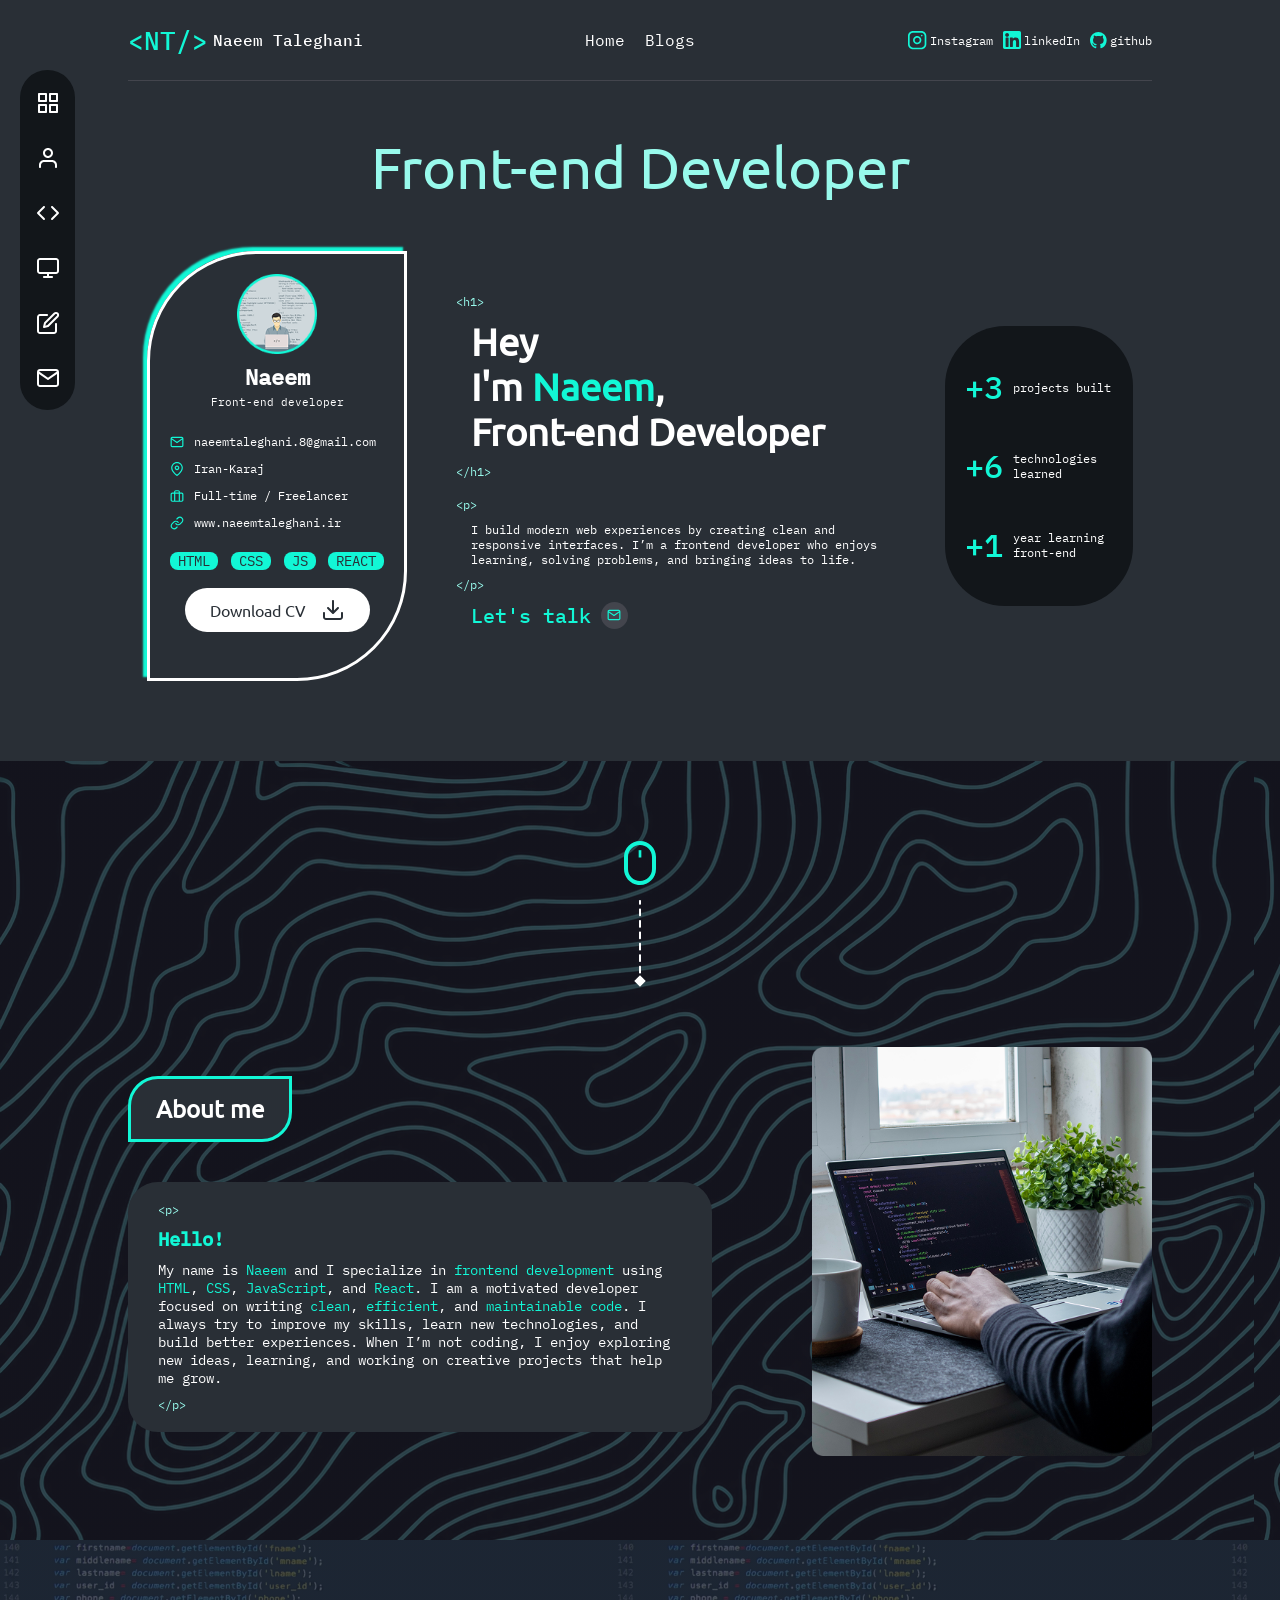
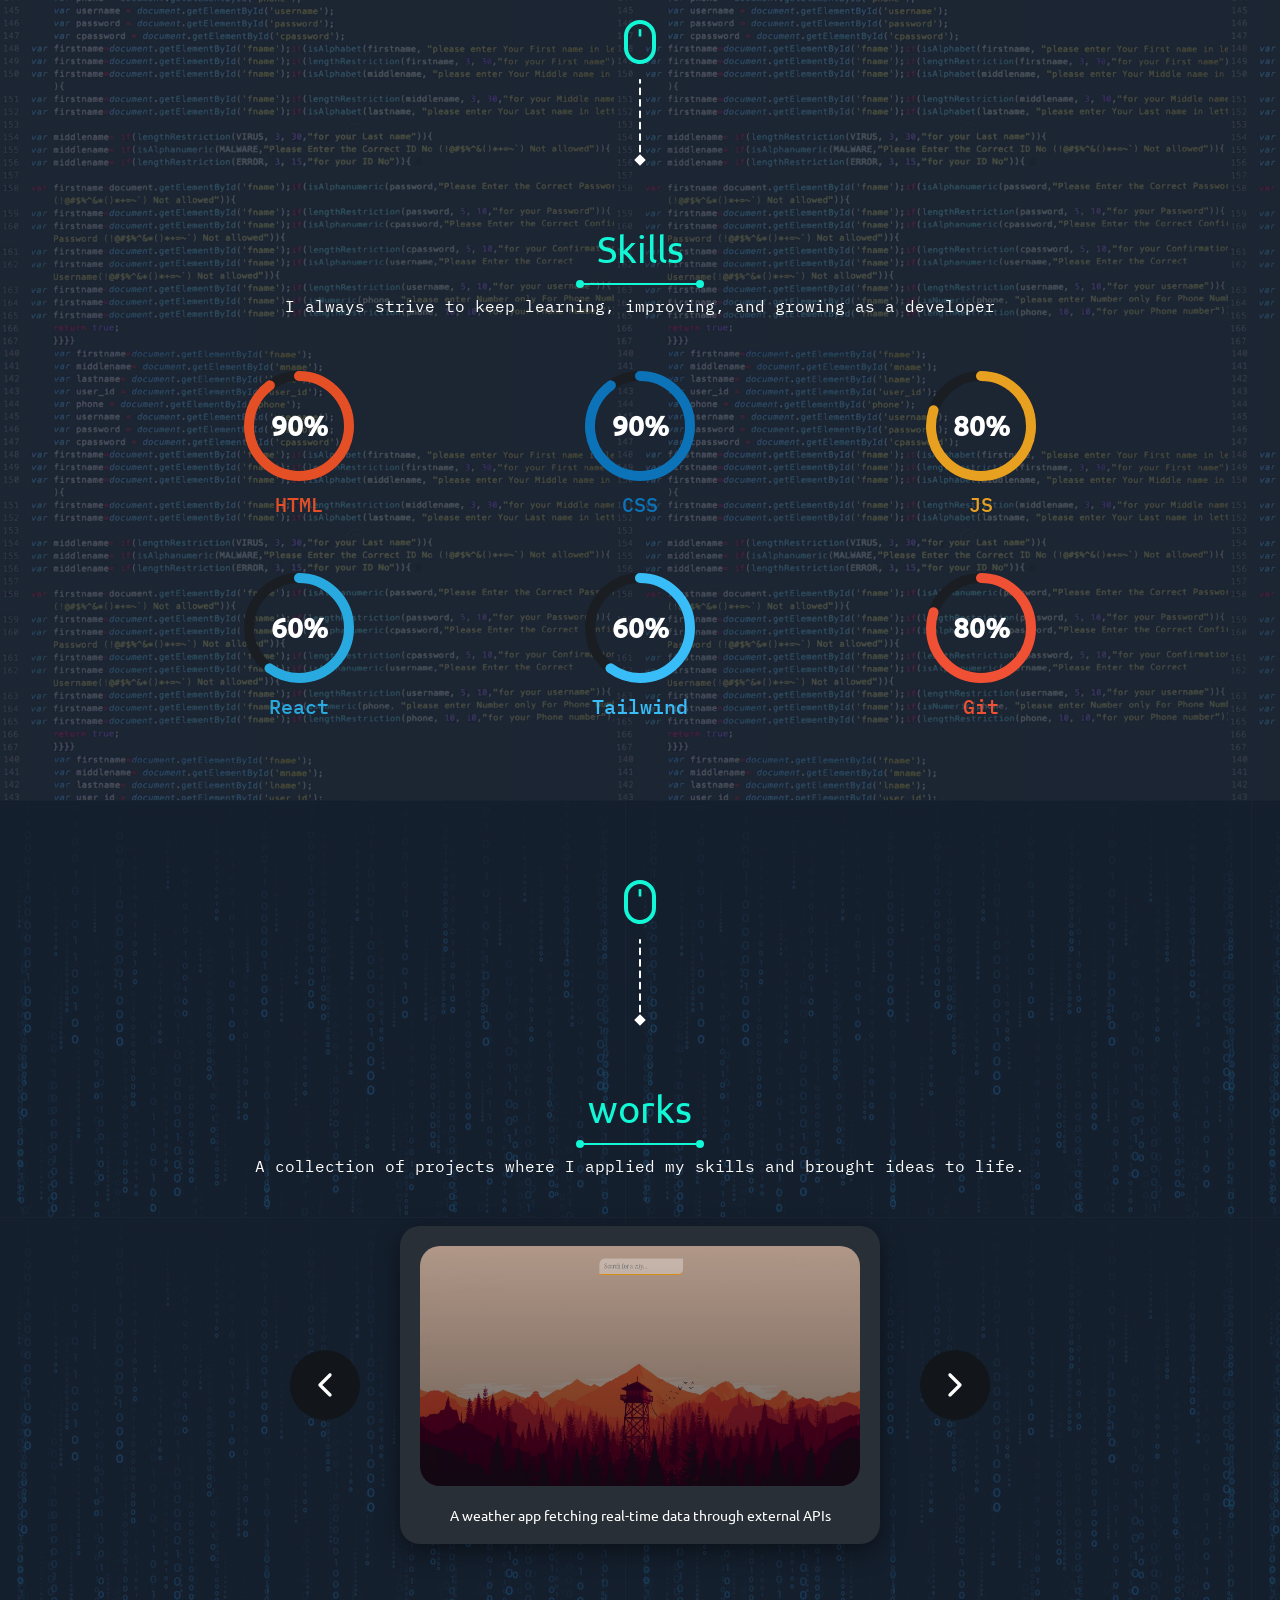
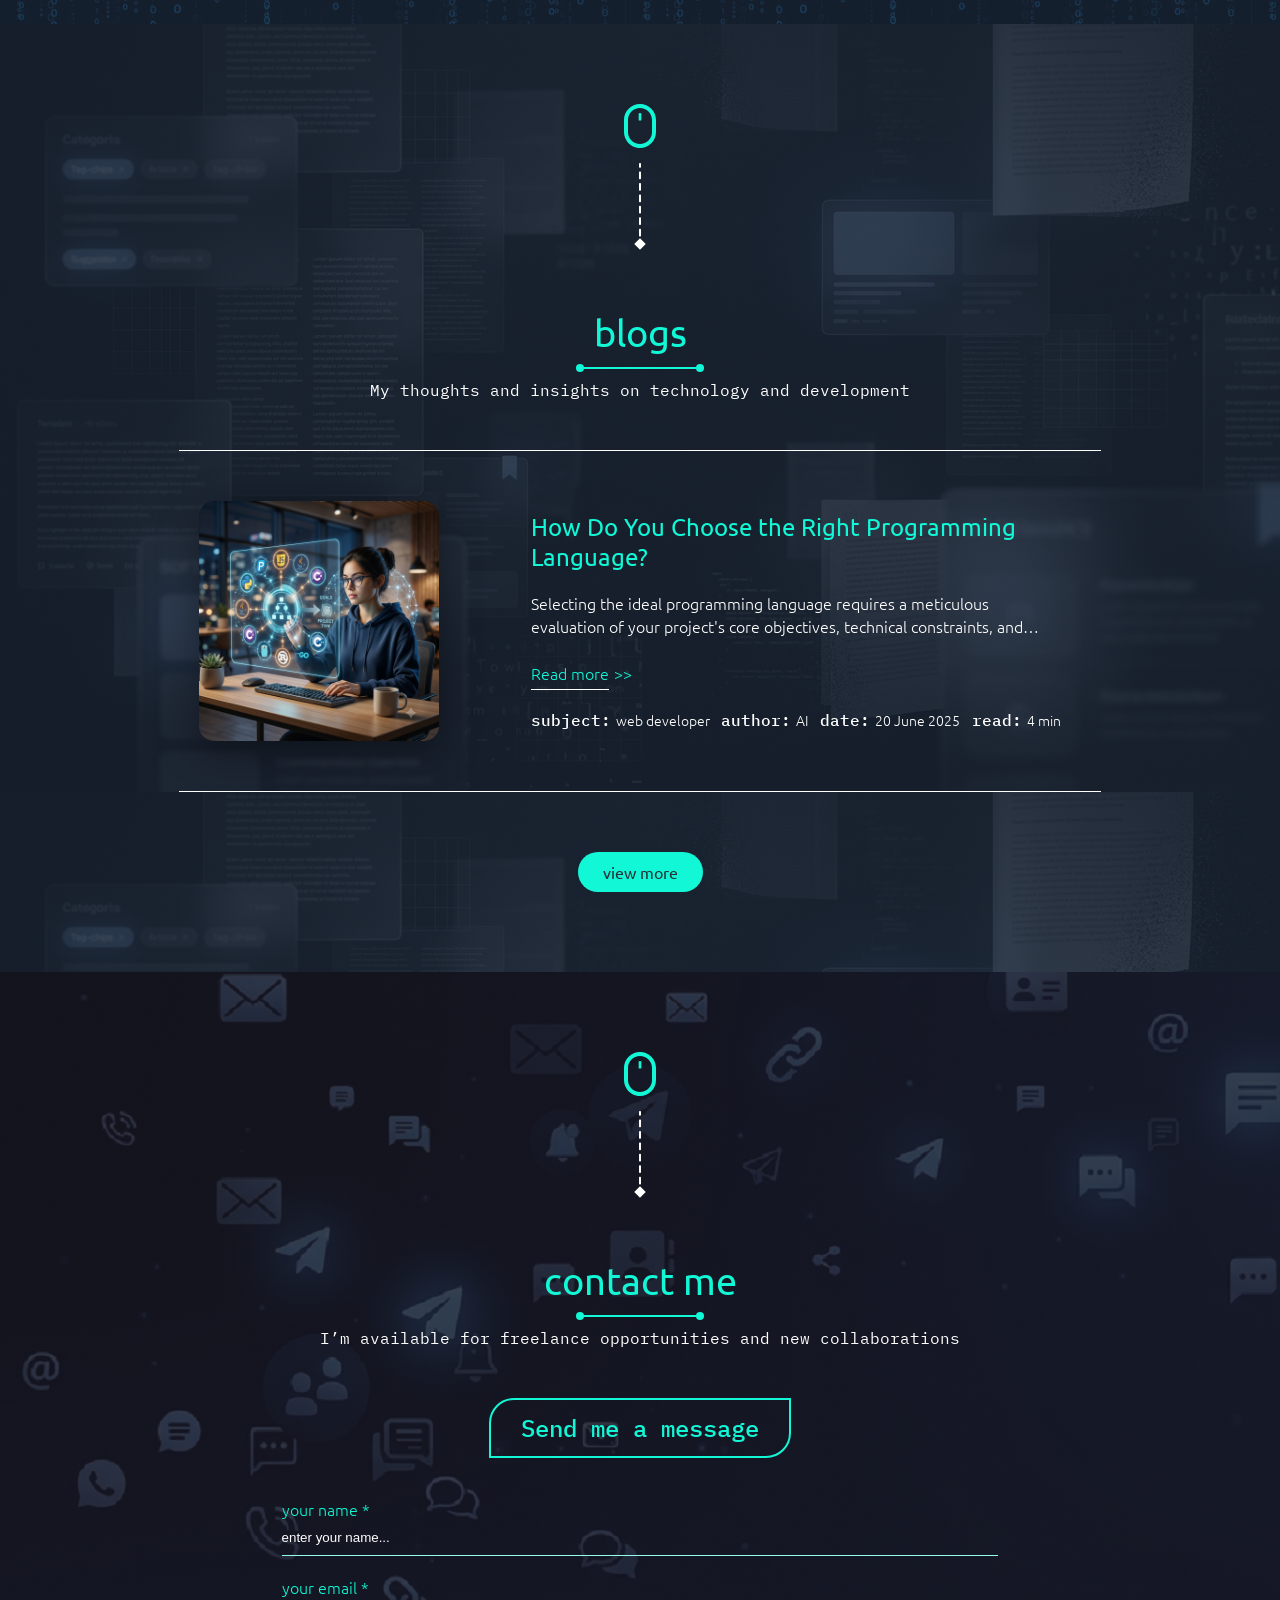
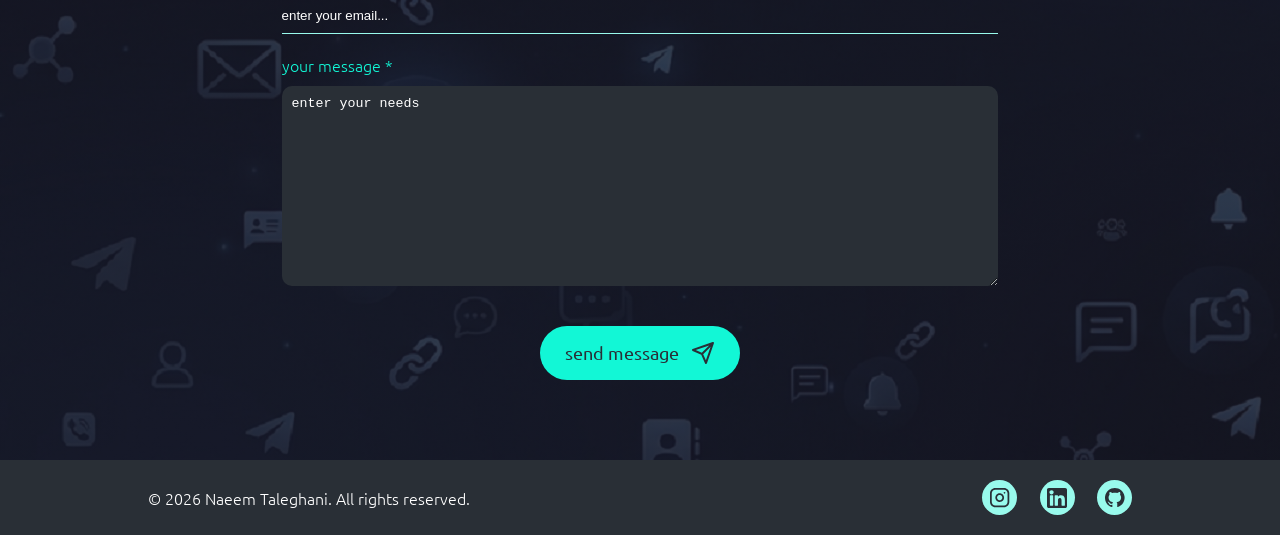
<file: home.html>
<!DOCTYPE html>
<html lang="en">
<head>
    <meta charset="UTF-8">
    <meta name="viewport" content="width=device-width, initial-scale=1.0">
    <title>Naeem Taleghani</title>

    <!-- -------------------styles and scripts links----------------- -->
     
    <link rel="shortcut icon" href="images/favicon-32x32.png" type="image/png">
    <link rel="stylesheet" href="styles/fonts.css">
    <link rel="stylesheet" href="styles/main.css">
    <link rel="stylesheet" href="styles/responsive.css">
    <script src="scripts/app.js" type="module" defer></script>
</head>
<body>
    <div class="fixed-menu">
        <ul class="fixed-menu-ul">
            <li class="fixed-menu-li">
                <a href="#">
                    <svg width="24" height="24" viewBox="0 0 24 24" fill="none" xmlns="http://www.w3.org/2000/svg">
                        <path fill-rule="evenodd" clip-rule="evenodd" d="M3 2C2.44772 2 2 2.44772 2 3V10C2 10.5523 2.44772 11 3 11H10C10.5523 11 11 10.5523 11 10V3C11 2.44772 10.5523 2 10 2H3ZM4 9V4H9V9H4Z" fill="white"/>
                        <path fill-rule="evenodd" clip-rule="evenodd" d="M14 2C13.4477 2 13 2.44772 13 3V10C13 10.5523 13.4477 11 14 11H21C21.5523 11 22 10.5523 22 10V3C22 2.44772 21.5523 2 21 2H14ZM15 9V4H20V9H15Z" fill="white"/>
                        <path fill-rule="evenodd" clip-rule="evenodd" d="M13 14C13 13.4477 13.4477 13 14 13H21C21.5523 13 22 13.4477 22 14V21C22 21.5523 21.5523 22 21 22H14C13.4477 22 13 21.5523 13 21V14ZM15 15V20H20V15H15Z" fill="white"/>
                        <path fill-rule="evenodd" clip-rule="evenodd" d="M3 13C2.44772 13 2 13.4477 2 14V21C2 21.5523 2.44772 22 3 22H10C10.5523 22 11 21.5523 11 21V14C11 13.4477 10.5523 13 10 13H3ZM4 20V15H9V20H4Z" fill="white"/>
                    </svg>
                </a>
            </li>
            <li class="fixed-menu-li">
                <a href="#aboutMe">
                    <svg width="24" height="24" viewBox="0 0 24 24" fill="none" xmlns="http://www.w3.org/2000/svg">
                        <path fill-rule="evenodd" clip-rule="evenodd" d="M12 2C9.23858 2 7 4.23858 7 7C7 9.76142 9.23858 12 12 12C14.7614 12 17 9.76142 17 7C17 4.23858 14.7614 2 12 2ZM9 7C9 5.34315 10.3431 4 12 4C13.6569 4 15 5.34315 15 7C15 8.65685 13.6569 10 12 10C10.3431 10 9 8.65685 9 7Z" fill="white"/>
                        <path d="M8 14C6.67392 14 5.40215 14.5268 4.46447 15.4645C3.52678 16.4021 3 17.6739 3 19V21C3 21.5523 3.44772 22 4 22C4.55228 22 5 21.5523 5 21V19C5 18.2043 5.31607 17.4413 5.87868 16.8787C6.44129 16.3161 7.20435 16 8 16H16C16.7956 16 17.5587 16.3161 18.1213 16.8787C18.6839 17.4413 19 18.2044 19 19V21C19 21.5523 19.4477 22 20 22C20.5523 22 21 21.5523 21 21V19C21 17.6739 20.4732 16.4021 19.5355 15.4645C18.5979 14.5268 17.3261 14 16 14H8Z" fill="white"/>
                    </svg>
                </a>
            </li>
            <li class="fixed-menu-li">
                <a href="#skills">
                    <svg width="24" height="24" viewBox="0 0 24 24" fill="none" xmlns="http://www.w3.org/2000/svg">
                        <path d="M8.70711 6.70711C9.09763 6.31658 9.09763 5.68342 8.70711 5.29289C8.31658 4.90237 7.68342 4.90237 7.29289 5.29289L1.29289 11.2929C0.902369 11.6834 0.902369 12.3166 1.29289 12.7071L7.29289 18.7071C7.68342 19.0976 8.31658 19.0976 8.70711 18.7071C9.09763 18.3166 9.09763 17.6834 8.70711 17.2929L3.41421 12L8.70711 6.70711Z" fill="white"/>
                        <path d="M16.7071 5.29289C16.3166 4.90237 15.6834 4.90237 15.2929 5.29289C14.9024 5.68342 14.9024 6.31658 15.2929 6.70711L20.5858 12L15.2929 17.2929C14.9024 17.6834 14.9024 18.3166 15.2929 18.7071C15.6834 19.0976 16.3166 19.0976 16.7071 18.7071L22.7071 12.7071C23.0976 12.3166 23.0976 11.6834 22.7071 11.2929L16.7071 5.29289Z" fill="white"/>
                    </svg>
                </a>
            </li>
            <li class="fixed-menu-li">
                <a href="#works">
                    <svg width="24" height="24" viewBox="0 0 24 24" fill="none" xmlns="http://www.w3.org/2000/svg">
                        <path fill-rule="evenodd" clip-rule="evenodd" d="M13 18H20C21.6569 18 23 16.6569 23 15V5C23 3.34315 21.6569 2 20 2H4C2.34315 2 1 3.34315 1 5V15C1 16.6569 2.34315 18 4 18H11V20H8C7.44772 20 7 20.4477 7 21C7 21.5523 7.44772 22 8 22H16C16.5523 22 17 21.5523 17 21C17 20.4477 16.5523 20 16 20H13V18ZM4 4C3.44772 4 3 4.44772 3 5V15C3 15.5523 3.44772 16 4 16H20C20.5523 16 21 15.5523 21 15V5C21 4.44772 20.5523 4 20 4H4Z" fill="white"/>
                    </svg>
                </a>
            </li>
            <li class="fixed-menu-li">
                <a href="#blogs">
                    <svg width="24" height="24" viewBox="0 0 24 24" fill="none" xmlns="http://www.w3.org/2000/svg">
                        <path fill-rule="evenodd" clip-rule="evenodd" d="M20 0.878662C19.1722 0.878662 18.3783 1.20751 17.7929 1.79288L8.29289 11.2929C8.16473 11.421 8.07382 11.5816 8.02986 11.7574L7.02986 15.7574C6.94466 16.0982 7.04451 16.4587 7.29289 16.7071C7.54127 16.9555 7.90176 17.0553 8.24254 16.9701L12.2425 15.9701C12.4184 15.9262 12.5789 15.8352 12.7071 15.7071L22.2071 6.20709C22.7925 5.62173 23.1213 4.82781 23.1213 3.99998C23.1213 3.17216 22.7925 2.37824 22.2071 1.79288C21.6217 1.20751 20.8278 0.878662 20 0.878662ZM19.2071 3.20709C19.4174 2.9968 19.7026 2.87866 20 2.87866C20.2974 2.87866 20.5826 2.9968 20.7929 3.20709C21.0032 3.41738 21.1213 3.70259 21.1213 3.99998C21.1213 4.29737 21.0032 4.58259 20.7929 4.79288L11.4888 14.097L9.37437 14.6256L9.90296 12.5112L19.2071 3.20709Z" fill="white"/>
                        <path d="M4 3C3.20435 3 2.44129 3.31607 1.87868 3.87868C1.31607 4.44129 1 5.20435 1 6V20C1 20.7957 1.31607 21.5587 1.87868 22.1213C2.44129 22.6839 3.20435 23 4 23H18C18.7957 23 19.5587 22.6839 20.1213 22.1213C20.6839 21.5587 21 20.7957 21 20V13C21 12.4477 20.5523 12 20 12C19.4477 12 19 12.4477 19 13V20C19 20.2652 18.8946 20.5196 18.7071 20.7071C18.5196 20.8946 18.2652 21 18 21H4C3.73478 21 3.48043 20.8946 3.29289 20.7071C3.10536 20.5196 3 20.2652 3 20V6C3 5.73478 3.10536 5.48043 3.29289 5.29289C3.48043 5.10536 3.73478 5 4 5H11C11.5523 5 12 4.55228 12 4C12 3.44772 11.5523 3 11 3H4Z" fill="white"/>
                    </svg>
                </a>
            </li>
            <li class="fixed-menu-li">
                <a href="#contact">
                    <svg width="24" height="24" viewBox="0 0 24 24" fill="none" xmlns="http://www.w3.org/2000/svg">
                        <path fill-rule="evenodd" clip-rule="evenodd" d="M1.00005 5.98266C0.999889 5.99253 0.999873 6.00239 1 6.01225V18C1 19.6523 2.34772 21 4 21H20C21.6523 21 23 19.6523 23 18V6.01236C23.0001 6.00242 23.0001 5.99247 23 5.98251C22.9905 4.33822 21.6465 3 20 3H4C2.3535 3 1.00944 4.3383 1.00005 5.98266ZM3.10658 5.55395C3.27196 5.22692 3.61204 5 4 5H20C20.388 5 20.728 5.22692 20.8934 5.55395L12 11.7793L3.10658 5.55395ZM21 7.92066V18C21 18.5477 20.5477 19 20 19H4C3.45229 19 3 18.5477 3 18V7.92066L11.4265 13.8192C11.7709 14.0603 12.2291 14.0603 12.5735 13.8192L21 7.92066Z" fill="white"/>
                    </svg>
                </a>
            </li>
        </ul>
    </div>
    <header>
        <div class="container">
            <nav class="nav-bar">
                <div class="nav-logoname">
                    <span class="logo-icon">&lt;NT/&gt;</span>
                    <span class="logo-text">Naeem Taleghani</span>
                </div>
                <ul class="nav-menu">
                    <!-- ----------------------links to home and blog page--------------------- -->
                    <li><a href="home.html">Home</a></li>
                    <li><a href="blogs/blogs.html">Blogs</a></li>
                </ul>
                <ul class="nav-links">
                    <li>
                        <a href="https://www.instagram.com/naeem.t.8">
                            <div class="nav-instagram-logo">
                                <svg width="19" height="19" viewBox="0 0 19 19" fill="none" xmlns="http://www.w3.org/2000/svg">
                                <path fill-rule="evenodd" clip-rule="evenodd" d="M7.28364 5.43218C8.06155 5.02853 8.94694 4.88046 9.81386 5.00901C10.6982 5.14014 11.5168 5.5522 12.149 6.18433C12.7811 6.81646 13.1931 7.63513 13.3243 8.51943C13.4528 9.38635 13.3048 10.2717 12.9011 11.0497C12.4975 11.8276 11.8588 12.4584 11.076 12.8524C10.2931 13.2464 9.40599 13.3836 8.54072 13.2444C7.67545 13.1051 6.87611 12.6966 6.2564 12.0769C5.63669 11.4572 5.22817 10.6578 5.08893 9.79257C4.9497 8.92729 5.08685 8.04015 5.48087 7.25732C5.87489 6.47448 6.50572 5.83582 7.28364 5.43218ZM9.56939 6.65765C9.04924 6.58052 8.518 6.66936 8.05126 6.91155C7.58451 7.15374 7.20601 7.53693 6.96959 8.00663C6.73318 8.47633 6.65089 9.00862 6.73443 9.52778C6.81797 10.0469 7.06309 10.5265 7.43491 10.8984C7.80674 11.2702 8.28634 11.5153 8.80551 11.5989C9.32467 11.6824 9.85695 11.6001 10.3267 11.3637C10.7964 11.1273 11.1796 10.7488 11.4217 10.282C11.6639 9.81528 11.7528 9.28405 11.6756 8.7639C11.597 8.23332 11.3497 7.74212 10.9704 7.36284C10.5912 6.98356 10.1 6.73633 9.56939 6.65765Z" fill="#12F7D6"/>
                                <path d="M13.75 3.75C13.2898 3.75 12.9167 4.1231 12.9167 4.58333C12.9167 5.04357 13.2898 5.41667 13.75 5.41667H13.7583C14.2186 5.41667 14.5917 5.04357 14.5917 4.58333C14.5917 4.1231 14.2186 3.75 13.7583 3.75H13.75Z" fill="#12F7D6"/>
                                <path fill-rule="evenodd" clip-rule="evenodd" d="M0 5C0 2.23858 2.23858 0 5 0H13.3333C16.0948 0 18.3333 2.23858 18.3333 5V13.3333C18.3333 16.0948 16.0948 18.3333 13.3333 18.3333H5C2.23858 18.3333 0 16.0948 0 13.3333V5ZM5 1.66667C3.15905 1.66667 1.66667 3.15905 1.66667 5V13.3333C1.66667 15.1743 3.15905 16.6667 5 16.6667H13.3333C15.1743 16.6667 16.6667 15.1743 16.6667 13.3333V5C16.6667 3.15905 15.1743 1.66667 13.3333 1.66667H5Z" fill="#12F7D6"/>
                                </svg>
                            </div>
                            <span>Instagram</span>
                        </a>
                    </li>
                    <li>
                        <a href="#">
                            <div class="nav-linkedin-logo">
                                <svg height="18" width="18" version="1.1" id="Layer_1" xmlns="http://www.w3.org/2000/svg" xmlns:xlink="http://www.w3.org/1999/xlink" 
                                viewBox="0 0 382 382" xml:space="preserve">
                                    <path style="fill:#12F7D6" d="M347.445,0H34.555C15.471,0,0,15.471,0,34.555v312.889C0,366.529,15.471,382,34.555,382h312.889
                                    C366.529,382,382,366.529,382,347.444V34.555C382,15.471,366.529,0,347.445,0z M118.207,329.844c0,5.554-4.502,10.056-10.056,10.056
                                    H65.345c-5.554,0-10.056-4.502-10.056-10.056V150.403c0-5.554,4.502-10.056,10.056-10.056h42.806
                                    c5.554,0,10.056,4.502,10.056,10.056V329.844z M86.748,123.432c-22.459,0-40.666-18.207-40.666-40.666S64.289,42.1,86.748,42.1
                                    s40.666,18.207,40.666,40.666S109.208,123.432,86.748,123.432z M341.91,330.654c0,5.106-4.14,9.246-9.246,9.246H286.73
                                    c-5.106,0-9.246-4.14-9.246-9.246v-84.168c0-12.556,3.683-55.021-32.813-55.021c-28.309,0-34.051,29.066-35.204,42.11v97.079
                                    c0,5.106-4.139,9.246-9.246,9.246h-44.426c-5.106,0-9.246-4.14-9.246-9.246V149.593c0-5.106,4.14-9.246,9.246-9.246h44.426
                                    c5.106,0,9.246,4.14,9.246,9.246v15.655c10.497-15.753,26.097-27.912,59.312-27.912c73.552,0,73.131,68.716,73.131,106.472
                                    L341.91,330.654L341.91,330.654z"/>
                                </svg>
                            </div>
                            <span>linkedIn</span>
                        </a>
                    </li>
                    <li>
                        <a href="https://github.com/naeemt8">
                            <div class="nav-github-logo">
                                <svg width="17" height="17" viewBox="0 0 17 17" fill="none" xmlns="http://www.w3.org/2000/svg">
                                <path d="M8.33336 0C6.35459 8.20544e-05 4.44041 0.704261 2.93333 1.98654C1.42625 3.26882 0.424607 5.04552 0.107634 6.99874C-0.209339 8.95195 0.179038 10.9542 1.20327 12.6473C2.22751 14.3404 3.82076 15.6137 5.69796 16.2396C6.11462 16.3125 6.27087 16.0625 6.27087 15.8437C6.27087 15.6458 6.26045 14.9896 6.26045 14.2917C4.16669 14.6771 3.62502 13.7813 3.45836 13.3125C3.27342 12.8566 2.98025 12.4526 2.60419 12.1354C2.31252 11.9792 1.89586 11.5938 2.59376 11.5834C2.86025 11.6123 3.11585 11.705 3.33888 11.8537C3.56192 12.0024 3.74583 12.2026 3.87502 12.4375C3.989 12.6422 4.14226 12.8225 4.32601 12.9679C4.50977 13.1133 4.72042 13.2211 4.94588 13.2849C5.17135 13.3488 5.4072 13.3675 5.63992 13.3401C5.87264 13.3126 6.09766 13.2396 6.30209 13.125C6.33817 12.7013 6.52697 12.3052 6.83336 12.0104C4.97919 11.8021 3.04169 11.0833 3.04169 7.89586C3.02998 7.06765 3.33559 6.26634 3.89586 5.65628C3.64109 4.93646 3.6709 4.14651 3.97919 3.44794C3.97919 3.44794 4.67708 3.22918 6.27086 4.30211C7.63443 3.92709 9.07395 3.92709 10.4375 4.30211C12.0313 3.21878 12.7292 3.44794 12.7292 3.44794C13.0375 4.1465 13.0673 4.93646 12.8125 5.65628C13.3745 6.2653 13.6804 7.0673 13.6667 7.89586C13.6667 11.0938 11.7188 11.8021 9.86461 12.0104C10.0635 12.212 10.2166 12.454 10.3137 12.72C10.4108 12.986 10.4494 13.2698 10.4271 13.5521C10.4271 14.6667 10.4167 15.5625 10.4167 15.8438C10.4167 16.0625 10.5729 16.3229 10.9896 16.2396C12.8635 15.6087 14.4522 14.3323 15.472 12.6384C16.4919 10.9444 16.8766 8.94319 16.5574 6.99186C16.2383 5.04054 15.236 3.26614 13.7296 1.98543C12.2232 0.704709 10.3106 0.00102909 8.33336 0Z" fill="#12F7D6"/>
                                </svg>
                            </div>
                            <span>github</span>
                        </a>
                    </li>
                </ul>
            </nav>
            <div class="separator-line"></div>
        </div>
    </header>
    <main>
        <section class="home">
            <div class="container">
                <h1 class="home-title">Front-end Developer</h1>
                <div class="home-content">
                    <div class="bio-box-wrapper">
                        <div class="bio-box">
                            <!-- ----------------------bio box image------------------------ -->
                            <img src="images/Profile photo.png" alt="profile photo">
                            <h3 class="bio-name">Naeem</h3>
                            <p class="bio-job">Front-end developer</p>
                            <ul class="bio-ul">
                                <li>
                                    <svg width="14" height="14" viewBox="0 0 14 14" fill="none" xmlns="http://www.w3.org/2000/svg">
                                    <path fill-rule="evenodd" clip-rule="evenodd" d="M0.583361 3.48988C0.583267 3.49564 0.583257 3.50139 0.583333 3.50715V10.5C0.583333 11.4638 1.3695 12.25 2.33333 12.25H11.6667C12.6305 12.25 13.4167 11.4638 13.4167 10.5V3.50721C13.4167 3.50141 13.4167 3.4956 13.4166 3.4898C13.4111 2.53063 12.6271 1.75 11.6667 1.75H2.33333C1.37287 1.75 0.588839 2.53067 0.583361 3.48988ZM1.81217 3.2398C1.90864 3.04904 2.10702 2.91667 2.33333 2.91667H11.6667C11.893 2.91667 12.0914 3.04904 12.1878 3.2398L7 6.87128L1.81217 3.2398ZM12.25 4.62038V10.5C12.25 10.8195 11.9862 11.0833 11.6667 11.0833H2.33333C2.01383 11.0833 1.75 10.8195 1.75 10.5V4.62038L6.66548 8.06122C6.86633 8.20182 7.13367 8.20182 7.33452 8.06122L12.25 4.62038Z" fill="#12F7D6"/>
                                    </svg>
                                    <span>naeemtaleghani.8@gmail.com</span>
                                </li>
                                <li>
                                    <svg width="14" height="14" viewBox="0 0 14 14" fill="none" xmlns="http://www.w3.org/2000/svg">
                                    <path fill-rule="evenodd" clip-rule="evenodd" d="M6.99999 3.5C5.71133 3.5 4.66666 4.54467 4.66666 5.83333C4.66666 7.122 5.71133 8.16667 6.99999 8.16667C8.28865 8.16667 9.33332 7.122 9.33332 5.83333C9.33332 4.54467 8.28865 3.5 6.99999 3.5ZM5.83332 5.83333C5.83332 5.189 6.35566 4.66667 6.99999 4.66667C7.64432 4.66667 8.16666 5.189 8.16666 5.83333C8.16666 6.47767 7.64432 7 6.99999 7C6.35566 7 5.83332 6.47767 5.83332 5.83333Z" fill="#12F7D6"/>
                                    <path fill-rule="evenodd" clip-rule="evenodd" d="M6.6761 13.9018C6.67627 13.9019 6.67641 13.902 6.99999 13.4167L6.6761 13.9018C6.87204 14.0324 7.12762 14.0327 7.32356 13.902L6.99999 13.4167C7.32356 13.902 7.3234 13.9021 7.32356 13.902L7.32555 13.9007L7.32944 13.8981L7.3428 13.8891C7.35416 13.8813 7.37036 13.8703 7.39108 13.8559C7.43251 13.8272 7.49205 13.7854 7.56711 13.7312C7.71717 13.6228 7.92961 13.4646 8.18368 13.2623C8.69088 12.8584 9.36868 12.275 10.0485 11.5574C11.3842 10.1475 12.8333 8.10947 12.8333 5.83333C12.8333 4.28624 12.2187 2.80251 11.1248 1.70854C10.0308 0.614581 8.54709 0 6.99999 0C5.45289 0 3.96916 0.614581 2.8752 1.70854C1.78124 2.80251 1.16666 4.28624 1.16666 5.83333C1.16666 8.10947 2.61581 10.1475 3.95152 11.5574C4.6313 12.275 5.3091 12.8584 5.8163 13.2623C6.07037 13.4646 6.28281 13.6228 6.43287 13.7312C6.50793 13.7854 6.56747 13.8272 6.6089 13.8559C6.62962 13.8703 6.64582 13.8813 6.65718 13.8891L6.67054 13.8981L6.67443 13.9007L6.6761 13.9018ZM3.70016 2.5335C4.57533 1.65833 5.76231 1.16667 6.99999 1.16667C8.23767 1.16667 9.42465 1.65833 10.2998 2.5335C11.175 3.40867 11.6667 4.59566 11.6667 5.83333C11.6667 7.64053 10.4908 9.39415 9.20152 10.7551C8.5688 11.4229 7.9341 11.9697 7.45693 12.3497C7.27934 12.4911 7.12423 12.6089 6.99999 12.7007C6.87575 12.6089 6.72064 12.4911 6.54305 12.3497C6.06588 11.9697 5.43118 11.4229 4.79846 10.7551C3.50917 9.39415 2.33332 7.64053 2.33332 5.83333C2.33332 4.59566 2.82499 3.40867 3.70016 2.5335Z" fill="#12F7D6"/>
                                    </svg>
                                    <span>Iran-Karaj</span>
                                </li>
                                <li>
                                    <svg width="14" height="14" viewBox="0 0 14 14" fill="none" xmlns="http://www.w3.org/2000/svg">
                                    <path fill-rule="evenodd" clip-rule="evenodd" d="M5.83334 1.16669C5.36922 1.16669 4.9241 1.35106 4.59591 1.67925C4.26772 2.00744 4.08334 2.45256 4.08334 2.91669V3.50002H2.33334C1.36685 3.50002 0.583344 4.28352 0.583344 5.25002V11.0834C0.583344 12.0499 1.36685 12.8334 2.33334 12.8334H11.6667C12.6332 12.8334 13.4167 12.0499 13.4167 11.0834V5.25002C13.4167 4.28352 12.6332 3.50002 11.6667 3.50002H9.91668V2.91669C9.91668 2.45256 9.7323 2.00744 9.40411 1.67925C9.07593 1.35106 8.63081 1.16669 8.16668 1.16669H5.83334ZM8.75001 3.50002V2.91669C8.75001 2.76198 8.68855 2.6136 8.57916 2.50421C8.46976 2.39481 8.32139 2.33335 8.16668 2.33335H5.83334C5.67863 2.33335 5.53026 2.39481 5.42087 2.50421C5.31147 2.6136 5.25001 2.76198 5.25001 2.91669V3.50002H8.75001ZM5.25001 4.66669H8.75001V11.6667H5.25001V4.66669ZM4.08334 4.66669H2.33334C2.01118 4.66669 1.75001 4.92785 1.75001 5.25002V11.0834C1.75001 11.4055 2.01118 11.6667 2.33334 11.6667H4.08334V4.66669ZM9.91668 11.6667V4.66669H11.6667C11.9888 4.66669 12.25 4.92785 12.25 5.25002V11.0834C12.25 11.4055 11.9888 11.6667 11.6667 11.6667H9.91668Z" fill="#12F7D6"/>
                                    </svg>
                                    <span>Full-time / Freelancer</span>
                                </li>
                                <li>
                                    <svg width="14" height="14" viewBox="0 0 14 14" fill="none" xmlns="http://www.w3.org/2000/svg">
                                    <g clip-path="url(#clip0_3_2470)">
                                    <path d="M9.91417 0.622203C8.99648 0.614228 8.11237 0.967009 7.45226 1.60456L7.44624 1.61047L6.4429 2.60797C6.21443 2.83511 6.21336 3.20445 6.4405 3.43292C6.66764 3.66139 7.03698 3.66247 7.26545 3.43533L8.26563 2.44096C8.7054 2.01767 9.29357 1.78352 9.90403 1.78883C10.5158 1.79414 11.1011 2.03954 11.5337 2.47215C11.9663 2.90477 12.2117 3.49 12.217 4.1018C12.2223 4.71199 11.9884 5.29992 11.5654 5.73962L9.8192 7.48584C9.58265 7.72247 9.29791 7.90553 8.98442 8.02247C8.67093 8.13941 8.33596 8.18757 8.00223 8.16367C7.66849 8.13976 7.3438 8.04437 7.05018 7.88395C6.75656 7.72353 6.50087 7.50184 6.30046 7.23391C6.10749 6.97593 5.74192 6.92323 5.48394 7.1162C5.22596 7.30917 5.17326 7.67474 5.36623 7.93272C5.66685 8.33461 6.05038 8.66715 6.49082 8.90778C6.93125 9.14841 7.41829 9.2915 7.91889 9.32735C8.41949 9.3632 8.92194 9.29097 9.39217 9.11556C9.8624 8.94016 10.2894 8.66567 10.6442 8.31072L12.3942 6.56079L12.4013 6.55356C13.0388 5.89345 13.3916 5.00935 13.3836 4.09166C13.3756 3.17397 13.0076 2.29613 12.3586 1.6472C11.7097 0.998268 10.8319 0.630177 9.91417 0.622203Z" fill="#12F7D6"/>
                                    <path d="M6.08111 4.6726C5.58051 4.63675 5.07805 4.70898 4.60782 4.88439C4.13762 5.05979 3.71064 5.33425 3.35584 5.68916L1.60584 7.43916L1.59873 7.44639C0.96118 8.1065 0.608399 8.99061 0.616374 9.9083C0.624348 10.826 0.99244 11.7038 1.64137 12.3528C2.2903 13.0017 3.16814 13.3698 4.08583 13.3778C5.00352 13.3857 5.88763 13.0329 6.54773 12.3954L6.55496 12.3883L7.55246 11.3908C7.78027 11.163 7.78027 10.7936 7.55246 10.5658C7.32466 10.338 6.95531 10.338 6.72751 10.5658L5.73378 11.5596C5.29408 11.9825 4.70616 12.2164 4.09597 12.2111C3.48417 12.2058 2.89894 11.9604 2.46633 11.5278C2.03371 11.0952 1.78831 10.51 1.783 9.89816C1.77769 9.28796 2.01164 8.70004 2.43458 8.26034L4.1808 6.51412C4.41734 6.27749 4.70209 6.09442 5.01558 5.97748C5.32906 5.86054 5.66403 5.81239 5.99777 5.83629C6.3315 5.86019 6.65619 5.95559 6.94981 6.11601C7.24344 6.27643 7.49913 6.49812 7.69954 6.76605C7.89251 7.02403 8.25808 7.07673 8.51606 6.88376C8.77403 6.69078 8.82673 6.32522 8.63376 6.06724C8.33315 5.66535 7.94961 5.33281 7.50918 5.09218C7.06874 4.85155 6.58171 4.70846 6.08111 4.6726Z" fill="#12F7D6"/>
                                    </g>
                                    <defs>
                                    <clipPath id="clip0_3_2470">
                                    <rect width="14" height="14" fill="white"/>
                                    </clipPath>
                                    </defs>
                                    </svg>
                                    <span>www.naeemtaleghani.ir</span>
                                </li>
                            </ul>
                            <ul class="bio-skills">
                                <li>HTML</li>
                                <li>CSS</li>
                                <li>JS</li>
                                <li>REACT</li>
                            </ul>
                            <a href="resume/resume-en.pdf" download class="bio-btn">
                                <span>Download CV</span>
                                <svg width="24" height="24" viewBox="0 0 24 24" fill="none" xmlns="http://www.w3.org/2000/svg">
                                <path d="M13 3C13 2.44772 12.5523 2 12 2C11.4477 2 11 2.44772 11 3V12.5858L7.70711 9.29289C7.31658 8.90237 6.68342 8.90237 6.29289 9.29289C5.90237 9.68342 5.90237 10.3166 6.29289 10.7071L11.2929 15.7071C11.6834 16.0976 12.3166 16.0976 12.7071 15.7071L17.7071 10.7071C18.0976 10.3166 18.0976 9.68342 17.7071 9.29289C17.3166 8.90237 16.6834 8.90237 16.2929 9.29289L13 12.5858V3Z" fill="#292F36"/>
                                <path d="M3 14C3.55228 14 4 14.4477 4 15V19C4 19.2652 4.10536 19.5196 4.29289 19.7071C4.48043 19.8946 4.73478 20 5 20H19C19.2652 20 19.5196 19.8946 19.7071 19.7071C19.8946 19.5196 20 19.2652 20 19V15C20 14.4477 20.4477 14 21 14C21.5523 14 22 14.4477 22 15V19C22 19.7957 21.6839 20.5587 21.1213 21.1213C20.5587 21.6839 19.7957 22 19 22H5C4.20435 22 3.44129 21.6839 2.87868 21.1213C2.31607 20.5587 2 19.7957 2 19V15C2 14.4477 2.44772 14 3 14Z" fill="#292F36"/>
                                </svg>
                            </a>
                        </div>
                    </div>
                    <div class="home-description-wrapper">
                        <div class="home-description">
                            <span class="html-tags">&lt;h1&gt;</span>
                            <h2 class="home-description-title">
                                Hey<br>
                                I'm <span>Naeem</span>,<br>
                                Front-end Developer
                            </h2>
                            <span class="html-tags">&lt;/h1&gt;</span><br>
                            <span class="html-tags">&lt;p&gt;</span>
                            <p class="description-text">I build modern web experiences by creating clean and responsive interfaces. I’m a frontend developer who enjoys learning, solving problems, and bringing ideas to life.</p>
                            <span class="html-tags">&lt;/p&gt;</span>
                            <a href="#contact" class="home-contact-link">
                                <span>Let's talk</span>
                                <div class="home-contact-link-svg-box">
                                    <svg width="14" height="14" viewBox="0 0 14 14" fill="none" xmlns="http://www.w3.org/2000/svg">
                                    <path fill-rule="evenodd" clip-rule="evenodd" d="M0.583361 3.48988C0.583267 3.49564 0.583257 3.50139 0.583333 3.50715V10.5C0.583333 11.4638 1.3695 12.25 2.33333 12.25H11.6667C12.6305 12.25 13.4167 11.4638 13.4167 10.5V3.50721C13.4167 3.50141 13.4167 3.4956 13.4166 3.4898C13.4111 2.53063 12.6271 1.75 11.6667 1.75H2.33333C1.37287 1.75 0.588839 2.53067 0.583361 3.48988ZM1.81217 3.2398C1.90864 3.04904 2.10702 2.91667 2.33333 2.91667H11.6667C11.893 2.91667 12.0914 3.04904 12.1878 3.2398L7 6.87128L1.81217 3.2398ZM12.25 4.62038V10.5C12.25 10.8195 11.9862 11.0833 11.6667 11.0833H2.33333C2.01383 11.0833 1.75 10.8195 1.75 10.5V4.62038L6.66548 8.06122C6.86633 8.20182 7.13367 8.20182 7.33452 8.06122L12.25 4.62038Z" fill="#12F7D6"/>
                                    </svg>
                                </div>
                            </a>
                        </div>
                    </div>
                    <div class="experiences-box-wrapper">
                        <ul class="experiences-box-ul">
                                <li>
                                    <span>+3</span>
                                    <p>projects built</p>
                                </li>
                                <li>
                                    <span>+6</span>
                                    <p>technologies learned</p>
                                </li>
                                <li>
                                    <span>+1</span>
                                    <p>year learning front-end</p>
                                </li>
                        </ul>
                    </div>
                </div>
            </div>
        </section>
        <section class="about-me" id="aboutMe">
            <div class="container">
                <div class="scroll-module">
                    <svg width="32" height="146" viewBox="0 0 32 146" fill="none" xmlns="http://www.w3.org/2000/svg">
                        <g clip-path="url(#clip0_502_849)">
                        <path fill-rule="evenodd" clip-rule="evenodd" d="M0 16C0 7.16344 7.16344 0 16 0C24.8366 0 32 7.16344 32 16V28C32 36.8366 24.8366 44 16 44H14V43.8762C6.10738 42.892 0 36.1592 0 28V16ZM16 40C22.6274 40 28 34.6274 28 28V16C28 9.37258 22.6274 4 16 4C9.37258 4 4 9.37258 4 16V28C4 34.6274 9.37258 40 16 40Z" fill="#12F7D6"/>
                        <path d="M17.3334 9.16663V16.5H14.6667V9.16663H17.3334Z" fill="#12F7D6"/>
                        </g>
                        <path d="M16.5 60C16.5 59.7239 16.2761 59.5 16 59.5C15.7239 59.5 15.5 59.7239 15.5 60H16.5ZM16 142.887L18.8868 140L16 137.113L13.1132 140L16 142.887ZM15.5 62.8571C15.5 63.1333 15.7239 63.3571 16 63.3571C16.2761 63.3571 16.5 63.1333 16.5 62.8571H15.5ZM16.5 68.5714C16.5 68.2953 16.2761 68.0714 16 68.0714C15.7239 68.0714 15.5 68.2953 15.5 68.5714H16.5ZM15.5 74.2857C15.5 74.5619 15.7239 74.7857 16 74.7857C16.2761 74.7857 16.5 74.5619 16.5 74.2857H15.5ZM16.5 80C16.5 79.7239 16.2761 79.5 16 79.5C15.7239 79.5 15.5 79.7239 15.5 80H16.5ZM15.5 85.7143C15.5 85.9904 15.7239 86.2143 16 86.2143C16.2761 86.2143 16.5 85.9904 16.5 85.7143H15.5ZM16.5 91.4286C16.5 91.1524 16.2761 90.9286 16 90.9286C15.7239 90.9286 15.5 91.1524 15.5 91.4286H16.5ZM15.5 97.1429C15.5 97.419 15.7239 97.6429 16 97.6429C16.2761 97.6429 16.5 97.419 16.5 97.1429H15.5ZM16.5 102.857C16.5 102.581 16.2761 102.357 16 102.357C15.7239 102.357 15.5 102.581 15.5 102.857H16.5ZM15.5 108.571C15.5 108.848 15.7239 109.071 16 109.071C16.2761 109.071 16.5 108.848 16.5 108.571H15.5ZM16.5 114.286C16.5 114.01 16.2761 113.786 16 113.786C15.7239 113.786 15.5 114.01 15.5 114.286H16.5ZM15.5 120C15.5 120.276 15.7239 120.5 16 120.5C16.2761 120.5 16.5 120.276 16.5 120H15.5ZM16.5 125.714C16.5 125.438 16.2761 125.214 16 125.214C15.7239 125.214 15.5 125.438 15.5 125.714H16.5ZM15.5 131.429C15.5 131.705 15.7239 131.929 16 131.929C16.2761 131.929 16.5 131.705 16.5 131.429H15.5ZM16.5 137.143C16.5 136.867 16.2761 136.643 16 136.643C15.7239 136.643 15.5 136.867 15.5 137.143H16.5ZM15.5 60V62.8571H16.5V60H15.5ZM15.5 68.5714V74.2857H16.5L16.5 68.5714H15.5ZM15.5 80L15.5 85.7143H16.5V80H15.5ZM15.5 91.4286L15.5 97.1429H16.5V91.4286H15.5ZM15.5 102.857L15.5 108.571H16.5V102.857H15.5ZM15.5 114.286V120H16.5V114.286H15.5ZM15.5 125.714V131.429H16.5L16.5 125.714H15.5ZM15.5 137.143V140H16.5V137.143H15.5ZM17 60C17 59.4477 16.5523 59 16 59C15.4477 59 15 59.4477 15 60H17ZM16 145.774L21.7735 140L16 134.226L10.2265 140L16 145.774ZM15 62.8571C15 63.4094 15.4477 63.8571 16 63.8571C16.5523 63.8571 17 63.4094 17 62.8571H15ZM17 68.5714C17 68.0191 16.5523 67.5714 16 67.5714C15.4477 67.5714 15 68.0191 15 68.5714H17ZM15 74.2857C15 74.838 15.4477 75.2857 16 75.2857C16.5523 75.2857 17 74.838 17 74.2857H15ZM17 80C17 79.4477 16.5523 79 16 79C15.4477 79 15 79.4477 15 80H17ZM15 85.7143C15 86.2666 15.4477 86.7143 16 86.7143C16.5523 86.7143 17 86.2666 17 85.7143H15ZM17 91.4286C17 90.8763 16.5523 90.4286 16 90.4286C15.4477 90.4286 15 90.8763 15 91.4286H17ZM15 97.1429C15 97.6951 15.4477 98.1429 16 98.1429C16.5523 98.1429 17 97.6951 17 97.1429H15ZM17 102.857C17 102.305 16.5523 101.857 16 101.857C15.4477 101.857 15 102.305 15 102.857H17ZM15 108.571C15 109.124 15.4477 109.571 16 109.571C16.5523 109.571 17 109.124 17 108.571H15ZM17 114.286C17 113.733 16.5523 113.286 16 113.286C15.4477 113.286 15 113.733 15 114.286H17ZM15 120C15 120.552 15.4477 121 16 121C16.5523 121 17 120.552 17 120H15ZM17 125.714C17 125.162 16.5523 124.714 16 124.714C15.4477 124.714 15 125.162 15 125.714H17ZM15 131.429C15 131.981 15.4477 132.429 16 132.429C16.5523 132.429 17 131.981 17 131.429H15ZM17 137.143C17 136.591 16.5523 136.143 16 136.143C15.4477 136.143 15 136.591 15 137.143H17ZM15 60V62.8571H17V60H15ZM15 68.5714V74.2857H17L17 68.5714H15ZM15 80L15 85.7143H17V80H15ZM15 91.4286L15 97.1429H17V91.4286H15ZM15 102.857L15 108.571H17V102.857H15ZM15 114.286V120H17V114.286H15ZM15 125.714V131.429H17L17 125.714H15ZM15 137.143V140H17V137.143H15Z" fill="white"/>
                        <defs>
                        <clipPath id="clip0_502_849">
                        <rect width="32" height="44" fill="white"/>
                        </clipPath>
                        </defs>
                    </svg>
                </div>
                <div class="about-me-wrapper">
                    <div class="about-me-content">
                        <h2 class="about-me-content-title">About me</h2>
                        <div class="about-me-content-description">
                            <span class="html-tags">&lt;p&gt;</span>
                            <h3>Hello!</h3>
                            <p>
                                My name is <span>Naeem</span> and I specialize in <span>frontend development</span> using <span>HTML</span>, <span>CSS</span>, <span>JavaScript</span>, and <span>React</span>. I am a motivated developer focused on writing <span>clean</span>, <span>efficient</span>, and <span>maintainable code</span>. I always try to improve my skills, learn new technologies, and build better experiences. When I’m not coding, I enjoy exploring new ideas, learning, and working on creative projects that help me grow.
                            </p>
                            <span class="html-tags">&lt;/p&gt;</span>
                        </div>
                    </div>
                    <div class="about-me-img-wrapper">
                        <!-- ---------------------------about me image--------------------------- -->
                        <img src="images/Image.png" alt="image">
                    </div>
                </div>
            </div>
        </section>
        <section class="skills" id="skills">
            <div class="container">
                <div class="scroll-module">
                    <svg width="32" height="146" viewBox="0 0 32 146" fill="none" xmlns="http://www.w3.org/2000/svg">
                        <g clip-path="url(#clip0_502_849)">
                        <path fill-rule="evenodd" clip-rule="evenodd" d="M0 16C0 7.16344 7.16344 0 16 0C24.8366 0 32 7.16344 32 16V28C32 36.8366 24.8366 44 16 44H14V43.8762C6.10738 42.892 0 36.1592 0 28V16ZM16 40C22.6274 40 28 34.6274 28 28V16C28 9.37258 22.6274 4 16 4C9.37258 4 4 9.37258 4 16V28C4 34.6274 9.37258 40 16 40Z" fill="#12F7D6"/>
                        <path d="M17.3334 9.16663V16.5H14.6667V9.16663H17.3334Z" fill="#12F7D6"/>
                        </g>
                        <path d="M16.5 60C16.5 59.7239 16.2761 59.5 16 59.5C15.7239 59.5 15.5 59.7239 15.5 60H16.5ZM16 142.887L18.8868 140L16 137.113L13.1132 140L16 142.887ZM15.5 62.8571C15.5 63.1333 15.7239 63.3571 16 63.3571C16.2761 63.3571 16.5 63.1333 16.5 62.8571H15.5ZM16.5 68.5714C16.5 68.2953 16.2761 68.0714 16 68.0714C15.7239 68.0714 15.5 68.2953 15.5 68.5714H16.5ZM15.5 74.2857C15.5 74.5619 15.7239 74.7857 16 74.7857C16.2761 74.7857 16.5 74.5619 16.5 74.2857H15.5ZM16.5 80C16.5 79.7239 16.2761 79.5 16 79.5C15.7239 79.5 15.5 79.7239 15.5 80H16.5ZM15.5 85.7143C15.5 85.9904 15.7239 86.2143 16 86.2143C16.2761 86.2143 16.5 85.9904 16.5 85.7143H15.5ZM16.5 91.4286C16.5 91.1524 16.2761 90.9286 16 90.9286C15.7239 90.9286 15.5 91.1524 15.5 91.4286H16.5ZM15.5 97.1429C15.5 97.419 15.7239 97.6429 16 97.6429C16.2761 97.6429 16.5 97.419 16.5 97.1429H15.5ZM16.5 102.857C16.5 102.581 16.2761 102.357 16 102.357C15.7239 102.357 15.5 102.581 15.5 102.857H16.5ZM15.5 108.571C15.5 108.848 15.7239 109.071 16 109.071C16.2761 109.071 16.5 108.848 16.5 108.571H15.5ZM16.5 114.286C16.5 114.01 16.2761 113.786 16 113.786C15.7239 113.786 15.5 114.01 15.5 114.286H16.5ZM15.5 120C15.5 120.276 15.7239 120.5 16 120.5C16.2761 120.5 16.5 120.276 16.5 120H15.5ZM16.5 125.714C16.5 125.438 16.2761 125.214 16 125.214C15.7239 125.214 15.5 125.438 15.5 125.714H16.5ZM15.5 131.429C15.5 131.705 15.7239 131.929 16 131.929C16.2761 131.929 16.5 131.705 16.5 131.429H15.5ZM16.5 137.143C16.5 136.867 16.2761 136.643 16 136.643C15.7239 136.643 15.5 136.867 15.5 137.143H16.5ZM15.5 60V62.8571H16.5V60H15.5ZM15.5 68.5714V74.2857H16.5L16.5 68.5714H15.5ZM15.5 80L15.5 85.7143H16.5V80H15.5ZM15.5 91.4286L15.5 97.1429H16.5V91.4286H15.5ZM15.5 102.857L15.5 108.571H16.5V102.857H15.5ZM15.5 114.286V120H16.5V114.286H15.5ZM15.5 125.714V131.429H16.5L16.5 125.714H15.5ZM15.5 137.143V140H16.5V137.143H15.5ZM17 60C17 59.4477 16.5523 59 16 59C15.4477 59 15 59.4477 15 60H17ZM16 145.774L21.7735 140L16 134.226L10.2265 140L16 145.774ZM15 62.8571C15 63.4094 15.4477 63.8571 16 63.8571C16.5523 63.8571 17 63.4094 17 62.8571H15ZM17 68.5714C17 68.0191 16.5523 67.5714 16 67.5714C15.4477 67.5714 15 68.0191 15 68.5714H17ZM15 74.2857C15 74.838 15.4477 75.2857 16 75.2857C16.5523 75.2857 17 74.838 17 74.2857H15ZM17 80C17 79.4477 16.5523 79 16 79C15.4477 79 15 79.4477 15 80H17ZM15 85.7143C15 86.2666 15.4477 86.7143 16 86.7143C16.5523 86.7143 17 86.2666 17 85.7143H15ZM17 91.4286C17 90.8763 16.5523 90.4286 16 90.4286C15.4477 90.4286 15 90.8763 15 91.4286H17ZM15 97.1429C15 97.6951 15.4477 98.1429 16 98.1429C16.5523 98.1429 17 97.6951 17 97.1429H15ZM17 102.857C17 102.305 16.5523 101.857 16 101.857C15.4477 101.857 15 102.305 15 102.857H17ZM15 108.571C15 109.124 15.4477 109.571 16 109.571C16.5523 109.571 17 109.124 17 108.571H15ZM17 114.286C17 113.733 16.5523 113.286 16 113.286C15.4477 113.286 15 113.733 15 114.286H17ZM15 120C15 120.552 15.4477 121 16 121C16.5523 121 17 120.552 17 120H15ZM17 125.714C17 125.162 16.5523 124.714 16 124.714C15.4477 124.714 15 125.162 15 125.714H17ZM15 131.429C15 131.981 15.4477 132.429 16 132.429C16.5523 132.429 17 131.981 17 131.429H15ZM17 137.143C17 136.591 16.5523 136.143 16 136.143C15.4477 136.143 15 136.591 15 137.143H17ZM15 60V62.8571H17V60H15ZM15 68.5714V74.2857H17L17 68.5714H15ZM15 80L15 85.7143H17V80H15ZM15 91.4286L15 97.1429H17V91.4286H15ZM15 102.857L15 108.571H17V102.857H15ZM15 114.286V120H17V114.286H15ZM15 125.714V131.429H17L17 125.714H15ZM15 137.143V140H17V137.143H15Z" fill="white"/>
                        <defs>
                        <clipPath id="clip0_502_849">
                        <rect width="32" height="44" fill="white"/>
                        </clipPath>
                        </defs>
                    </svg>
                </div>
                <div class="skills-wrapper">
                    <h2 class="skills-title">Skills</h2>
                    <div class="title-underline-module">
                        <div class="title-underline-content"></div>
                    </div>
                    <p class="skills-description">I always strive to keep learning, improving, and growing as a developer</p>
                    <div class="skills-content">
                        <div class="skill-box">
                            <cicular-progress class="cicular-progress" circle-percent="90" circle-color="#E54F26"></cicular-progress>
                            <h5 class="skill-name">HTML</h5>
                        </div>
                        <div class="skill-box">
                            <cicular-progress class="cicular-progress" circle-percent="90" circle-color="#0C73B8"></cicular-progress>
                            <h5 class="skill-name">CSS</h5>
                        </div>
                        <div class="skill-box">
                            <cicular-progress class="cicular-progress" circle-percent="80" circle-color="#E7A020"></cicular-progress>
                            <h5 class="skill-name">JS</h5>
                        </div>
                        <div class="skill-box">
                            <cicular-progress class="cicular-progress" circle-percent="60" circle-color="#28A9E0"></cicular-progress>
                            <h5 class="skill-name">React</h5>
                        </div>
                        <div class="skill-box">
                            <cicular-progress class="cicular-progress" circle-percent="60" circle-color="#38BDF8"></cicular-progress>
                            <h5 class="skill-name">Tailwind</h5>
                        </div>
                        <div class="skill-box">
                            <cicular-progress class="cicular-progress" circle-percent="80" circle-color="#F05033"></cicular-progress>
                            <h5 class="skill-name">Git</h5>
                        </div>
                    </div>
                </div>
            </div>
        </section>
        <section class="works" id="works">
            <div class="container">
                <div class="scroll-module">
                    <svg width="32" height="146" viewBox="0 0 32 146" fill="none" xmlns="http://www.w3.org/2000/svg">
                        <g clip-path="url(#clip0_502_849)">
                        <path fill-rule="evenodd" clip-rule="evenodd" d="M0 16C0 7.16344 7.16344 0 16 0C24.8366 0 32 7.16344 32 16V28C32 36.8366 24.8366 44 16 44H14V43.8762C6.10738 42.892 0 36.1592 0 28V16ZM16 40C22.6274 40 28 34.6274 28 28V16C28 9.37258 22.6274 4 16 4C9.37258 4 4 9.37258 4 16V28C4 34.6274 9.37258 40 16 40Z" fill="#12F7D6"/>
                        <path d="M17.3334 9.16663V16.5H14.6667V9.16663H17.3334Z" fill="#12F7D6"/>
                        </g>
                        <path d="M16.5 60C16.5 59.7239 16.2761 59.5 16 59.5C15.7239 59.5 15.5 59.7239 15.5 60H16.5ZM16 142.887L18.8868 140L16 137.113L13.1132 140L16 142.887ZM15.5 62.8571C15.5 63.1333 15.7239 63.3571 16 63.3571C16.2761 63.3571 16.5 63.1333 16.5 62.8571H15.5ZM16.5 68.5714C16.5 68.2953 16.2761 68.0714 16 68.0714C15.7239 68.0714 15.5 68.2953 15.5 68.5714H16.5ZM15.5 74.2857C15.5 74.5619 15.7239 74.7857 16 74.7857C16.2761 74.7857 16.5 74.5619 16.5 74.2857H15.5ZM16.5 80C16.5 79.7239 16.2761 79.5 16 79.5C15.7239 79.5 15.5 79.7239 15.5 80H16.5ZM15.5 85.7143C15.5 85.9904 15.7239 86.2143 16 86.2143C16.2761 86.2143 16.5 85.9904 16.5 85.7143H15.5ZM16.5 91.4286C16.5 91.1524 16.2761 90.9286 16 90.9286C15.7239 90.9286 15.5 91.1524 15.5 91.4286H16.5ZM15.5 97.1429C15.5 97.419 15.7239 97.6429 16 97.6429C16.2761 97.6429 16.5 97.419 16.5 97.1429H15.5ZM16.5 102.857C16.5 102.581 16.2761 102.357 16 102.357C15.7239 102.357 15.5 102.581 15.5 102.857H16.5ZM15.5 108.571C15.5 108.848 15.7239 109.071 16 109.071C16.2761 109.071 16.5 108.848 16.5 108.571H15.5ZM16.5 114.286C16.5 114.01 16.2761 113.786 16 113.786C15.7239 113.786 15.5 114.01 15.5 114.286H16.5ZM15.5 120C15.5 120.276 15.7239 120.5 16 120.5C16.2761 120.5 16.5 120.276 16.5 120H15.5ZM16.5 125.714C16.5 125.438 16.2761 125.214 16 125.214C15.7239 125.214 15.5 125.438 15.5 125.714H16.5ZM15.5 131.429C15.5 131.705 15.7239 131.929 16 131.929C16.2761 131.929 16.5 131.705 16.5 131.429H15.5ZM16.5 137.143C16.5 136.867 16.2761 136.643 16 136.643C15.7239 136.643 15.5 136.867 15.5 137.143H16.5ZM15.5 60V62.8571H16.5V60H15.5ZM15.5 68.5714V74.2857H16.5L16.5 68.5714H15.5ZM15.5 80L15.5 85.7143H16.5V80H15.5ZM15.5 91.4286L15.5 97.1429H16.5V91.4286H15.5ZM15.5 102.857L15.5 108.571H16.5V102.857H15.5ZM15.5 114.286V120H16.5V114.286H15.5ZM15.5 125.714V131.429H16.5L16.5 125.714H15.5ZM15.5 137.143V140H16.5V137.143H15.5ZM17 60C17 59.4477 16.5523 59 16 59C15.4477 59 15 59.4477 15 60H17ZM16 145.774L21.7735 140L16 134.226L10.2265 140L16 145.774ZM15 62.8571C15 63.4094 15.4477 63.8571 16 63.8571C16.5523 63.8571 17 63.4094 17 62.8571H15ZM17 68.5714C17 68.0191 16.5523 67.5714 16 67.5714C15.4477 67.5714 15 68.0191 15 68.5714H17ZM15 74.2857C15 74.838 15.4477 75.2857 16 75.2857C16.5523 75.2857 17 74.838 17 74.2857H15ZM17 80C17 79.4477 16.5523 79 16 79C15.4477 79 15 79.4477 15 80H17ZM15 85.7143C15 86.2666 15.4477 86.7143 16 86.7143C16.5523 86.7143 17 86.2666 17 85.7143H15ZM17 91.4286C17 90.8763 16.5523 90.4286 16 90.4286C15.4477 90.4286 15 90.8763 15 91.4286H17ZM15 97.1429C15 97.6951 15.4477 98.1429 16 98.1429C16.5523 98.1429 17 97.6951 17 97.1429H15ZM17 102.857C17 102.305 16.5523 101.857 16 101.857C15.4477 101.857 15 102.305 15 102.857H17ZM15 108.571C15 109.124 15.4477 109.571 16 109.571C16.5523 109.571 17 109.124 17 108.571H15ZM17 114.286C17 113.733 16.5523 113.286 16 113.286C15.4477 113.286 15 113.733 15 114.286H17ZM15 120C15 120.552 15.4477 121 16 121C16.5523 121 17 120.552 17 120H15ZM17 125.714C17 125.162 16.5523 124.714 16 124.714C15.4477 124.714 15 125.162 15 125.714H17ZM15 131.429C15 131.981 15.4477 132.429 16 132.429C16.5523 132.429 17 131.981 17 131.429H15ZM17 137.143C17 136.591 16.5523 136.143 16 136.143C15.4477 136.143 15 136.591 15 137.143H17ZM15 60V62.8571H17V60H15ZM15 68.5714V74.2857H17L17 68.5714H15ZM15 80L15 85.7143H17V80H15ZM15 91.4286L15 97.1429H17V91.4286H15ZM15 102.857L15 108.571H17V102.857H15ZM15 114.286V120H17V114.286H15ZM15 125.714V131.429H17L17 125.714H15ZM15 137.143V140H17V137.143H15Z" fill="white"/>
                        <defs>
                        <clipPath id="clip0_502_849">
                        <rect width="32" height="44" fill="white"/>
                        </clipPath>
                        </defs>
                    </svg>
                </div>
                <div class="works-wrapper">
                    <h2 class="works-title">works</h2>
                    <div class="title-underline-module">
                        <div class="title-underline-content"></div>
                    </div>
                    <p class="works-description">A collection of projects where I applied my skills and brought ideas to life.</p>
                    <div class="works-content">
                        <div class="prev-btn" id="pervBtn">
                            <svg width="40" height="40" viewBox="0 0 40 40" fill="none" xmlns="http://www.w3.org/2000/svg">
                            <path d="M17.357 19.9999L26.1785 11.1784C26.8294 10.5276 26.8294 9.47228 26.1785 8.82141C25.5276 8.17053 24.4723 8.17053 23.8215 8.82141L13.8215 18.8214C13.1706 19.4723 13.1706 20.5276 13.8215 21.1784L23.8215 31.1784C24.4723 31.8293 25.5276 31.8293 26.1785 31.1784C26.8294 30.5276 26.8294 29.4723 26.1785 28.8214L17.357 19.9999Z" fill="white"/>
                            </svg>
                        </div>
                        <!-- ------------------------mini projects links------------------------ -->
                        <a href="mini-projects/weather/weather.html" class="project">
                            <!-- ----------------------------mini project image link------------------------ -->
                            <img src="images/weather-project.png" alt="image" id="projectImg">
                            <p class="project-description" id="projectText">A weather app fetching real-time data through external APIs</p>
                        </a>
                        <div class="next-btn" id="nextBtn">
                            <svg width="40" height="40" viewBox="0 0 40 40" fill="none" xmlns="http://www.w3.org/2000/svg">
                            <path d="M16.1786 8.82141C15.5277 8.17053 14.4724 8.17053 13.8215 8.82141C13.1707 9.47228 13.1707 10.5276 13.8215 11.1784L22.643 19.9999L13.8215 28.8214C13.1707 29.4723 13.1707 30.5276 13.8215 31.1784C14.4724 31.8293 15.5277 31.8293 16.1786 31.1784L26.1786 21.1784C26.8294 20.5276 26.8294 19.4723 26.1786 18.8214L16.1786 8.82141Z" fill="white"/>
                            </svg>
                        </div>
                    </div>
                </div>
            </div>
        </section>
        <section class="blogs" id="blogs">
            <div class="container">
                <div class="scroll-module">
                    <svg width="32" height="146" viewBox="0 0 32 146" fill="none" xmlns="http://www.w3.org/2000/svg">
                        <g clip-path="url(#clip0_502_849)">
                        <path fill-rule="evenodd" clip-rule="evenodd" d="M0 16C0 7.16344 7.16344 0 16 0C24.8366 0 32 7.16344 32 16V28C32 36.8366 24.8366 44 16 44H14V43.8762C6.10738 42.892 0 36.1592 0 28V16ZM16 40C22.6274 40 28 34.6274 28 28V16C28 9.37258 22.6274 4 16 4C9.37258 4 4 9.37258 4 16V28C4 34.6274 9.37258 40 16 40Z" fill="#12F7D6"/>
                        <path d="M17.3334 9.16663V16.5H14.6667V9.16663H17.3334Z" fill="#12F7D6"/>
                        </g>
                        <path d="M16.5 60C16.5 59.7239 16.2761 59.5 16 59.5C15.7239 59.5 15.5 59.7239 15.5 60H16.5ZM16 142.887L18.8868 140L16 137.113L13.1132 140L16 142.887ZM15.5 62.8571C15.5 63.1333 15.7239 63.3571 16 63.3571C16.2761 63.3571 16.5 63.1333 16.5 62.8571H15.5ZM16.5 68.5714C16.5 68.2953 16.2761 68.0714 16 68.0714C15.7239 68.0714 15.5 68.2953 15.5 68.5714H16.5ZM15.5 74.2857C15.5 74.5619 15.7239 74.7857 16 74.7857C16.2761 74.7857 16.5 74.5619 16.5 74.2857H15.5ZM16.5 80C16.5 79.7239 16.2761 79.5 16 79.5C15.7239 79.5 15.5 79.7239 15.5 80H16.5ZM15.5 85.7143C15.5 85.9904 15.7239 86.2143 16 86.2143C16.2761 86.2143 16.5 85.9904 16.5 85.7143H15.5ZM16.5 91.4286C16.5 91.1524 16.2761 90.9286 16 90.9286C15.7239 90.9286 15.5 91.1524 15.5 91.4286H16.5ZM15.5 97.1429C15.5 97.419 15.7239 97.6429 16 97.6429C16.2761 97.6429 16.5 97.419 16.5 97.1429H15.5ZM16.5 102.857C16.5 102.581 16.2761 102.357 16 102.357C15.7239 102.357 15.5 102.581 15.5 102.857H16.5ZM15.5 108.571C15.5 108.848 15.7239 109.071 16 109.071C16.2761 109.071 16.5 108.848 16.5 108.571H15.5ZM16.5 114.286C16.5 114.01 16.2761 113.786 16 113.786C15.7239 113.786 15.5 114.01 15.5 114.286H16.5ZM15.5 120C15.5 120.276 15.7239 120.5 16 120.5C16.2761 120.5 16.5 120.276 16.5 120H15.5ZM16.5 125.714C16.5 125.438 16.2761 125.214 16 125.214C15.7239 125.214 15.5 125.438 15.5 125.714H16.5ZM15.5 131.429C15.5 131.705 15.7239 131.929 16 131.929C16.2761 131.929 16.5 131.705 16.5 131.429H15.5ZM16.5 137.143C16.5 136.867 16.2761 136.643 16 136.643C15.7239 136.643 15.5 136.867 15.5 137.143H16.5ZM15.5 60V62.8571H16.5V60H15.5ZM15.5 68.5714V74.2857H16.5L16.5 68.5714H15.5ZM15.5 80L15.5 85.7143H16.5V80H15.5ZM15.5 91.4286L15.5 97.1429H16.5V91.4286H15.5ZM15.5 102.857L15.5 108.571H16.5V102.857H15.5ZM15.5 114.286V120H16.5V114.286H15.5ZM15.5 125.714V131.429H16.5L16.5 125.714H15.5ZM15.5 137.143V140H16.5V137.143H15.5ZM17 60C17 59.4477 16.5523 59 16 59C15.4477 59 15 59.4477 15 60H17ZM16 145.774L21.7735 140L16 134.226L10.2265 140L16 145.774ZM15 62.8571C15 63.4094 15.4477 63.8571 16 63.8571C16.5523 63.8571 17 63.4094 17 62.8571H15ZM17 68.5714C17 68.0191 16.5523 67.5714 16 67.5714C15.4477 67.5714 15 68.0191 15 68.5714H17ZM15 74.2857C15 74.838 15.4477 75.2857 16 75.2857C16.5523 75.2857 17 74.838 17 74.2857H15ZM17 80C17 79.4477 16.5523 79 16 79C15.4477 79 15 79.4477 15 80H17ZM15 85.7143C15 86.2666 15.4477 86.7143 16 86.7143C16.5523 86.7143 17 86.2666 17 85.7143H15ZM17 91.4286C17 90.8763 16.5523 90.4286 16 90.4286C15.4477 90.4286 15 90.8763 15 91.4286H17ZM15 97.1429C15 97.6951 15.4477 98.1429 16 98.1429C16.5523 98.1429 17 97.6951 17 97.1429H15ZM17 102.857C17 102.305 16.5523 101.857 16 101.857C15.4477 101.857 15 102.305 15 102.857H17ZM15 108.571C15 109.124 15.4477 109.571 16 109.571C16.5523 109.571 17 109.124 17 108.571H15ZM17 114.286C17 113.733 16.5523 113.286 16 113.286C15.4477 113.286 15 113.733 15 114.286H17ZM15 120C15 120.552 15.4477 121 16 121C16.5523 121 17 120.552 17 120H15ZM17 125.714C17 125.162 16.5523 124.714 16 124.714C15.4477 124.714 15 125.162 15 125.714H17ZM15 131.429C15 131.981 15.4477 132.429 16 132.429C16.5523 132.429 17 131.981 17 131.429H15ZM17 137.143C17 136.591 16.5523 136.143 16 136.143C15.4477 136.143 15 136.591 15 137.143H17ZM15 60V62.8571H17V60H15ZM15 68.5714V74.2857H17L17 68.5714H15ZM15 80L15 85.7143H17V80H15ZM15 91.4286L15 97.1429H17V91.4286H15ZM15 102.857L15 108.571H17V102.857H15ZM15 114.286V120H17V114.286H15ZM15 125.714V131.429H17L17 125.714H15ZM15 137.143V140H17V137.143H15Z" fill="white"/>
                        <defs>
                        <clipPath id="clip0_502_849">
                        <rect width="32" height="44" fill="white"/>
                        </clipPath>
                        </defs>
                    </svg>
                </div>
                <div class="blogs-wrapper">
                    <h2 class="blogs-title">blogs</h2>
                    <div class="title-underline-module">
                        <div class="title-underline-content"></div>
                    </div>
                    <p class="blogs-description">My thoughts and insights on technology and development</p>
                    <div class="blog-box">
                        <!-- ---------------------------blog image link------------------------- -->
                        <img src="images/blog-img0.png" alt="">
                        <div class="blog-content">
                            <h3 class="blog-content-title">How Do You Choose the Right Programming Language?</h3>
                            <p class="blog-content-text">Selecting the ideal programming language requires a meticulous evaluation of your project's core objectives, technical constraints, and long-term scalability needs. Before writing a single line of code, architects must dissect the application's performance parameters, target platforms, and specific execution environments. For example, building a high-frequency trading platform demands the deterministic memory management and ultra-low latency of C++ or Rust, whereas developing a rapid prototype for a web startup heavily favors the ecosystem velocity of Python or JavaScript. Developers must also consider the cross-platform requirements, determining whether a native approach using Swift and Kotlin is necessary, or if a unified framework like Flutter or React Native will suffice. Misaligning the language with the operational realities of the software can introduce severe architectural bottlenecks, bloated development timelines, and prohibitive technical debt that becomes immensely difficult to refactor later. Therefore, engineering leadership must treat language selection as a foundational business decision, carefully balancing the immediate speed of feature delivery against the future operational costs and maintenance overhead of the chosen stack.</p>
                            <!-- ---------------------blogs page link---------------------- -->
                            <a href="./blogs/blog-content.html?id=0" class="blog-readmore">
                                <p>Read more</p>
                                <span>&gt;&gt;</span>
                            </a>
                            <ul class="blog-info">
                                <li>
                                    <p>subject:</p>
                                    <span>web developer</span>
                                </li>
                                <li>
                                    <p>author:</p>
                                    <span>AI</span>
                                </li>
                                <li>
                                    <p>date:</p>
                                    <span>20 June 2025</span>
                                </li>
                                <li>
                                    <p>read:</p>
                                    <span>4 min</span>
                                </li>
                            </ul>
                        </div>
                    </div>
                    <!-- --------------------------blogs page link-------------------------- -->
                    <a href="blogs/blogs.html" class="vm-btn">view more</a>
                </div>
            </div>
        </section>
        <section class="contact" id="contact">
            <div class="container">
                <div class="scroll-module">
                    <svg width="32" height="146" viewBox="0 0 32 146" fill="none" xmlns="http://www.w3.org/2000/svg">
                        <g clip-path="url(#clip0_502_849)">
                        <path fill-rule="evenodd" clip-rule="evenodd" d="M0 16C0 7.16344 7.16344 0 16 0C24.8366 0 32 7.16344 32 16V28C32 36.8366 24.8366 44 16 44H14V43.8762C6.10738 42.892 0 36.1592 0 28V16ZM16 40C22.6274 40 28 34.6274 28 28V16C28 9.37258 22.6274 4 16 4C9.37258 4 4 9.37258 4 16V28C4 34.6274 9.37258 40 16 40Z" fill="#12F7D6"/>
                        <path d="M17.3334 9.16663V16.5H14.6667V9.16663H17.3334Z" fill="#12F7D6"/>
                        </g>
                        <path d="M16.5 60C16.5 59.7239 16.2761 59.5 16 59.5C15.7239 59.5 15.5 59.7239 15.5 60H16.5ZM16 142.887L18.8868 140L16 137.113L13.1132 140L16 142.887ZM15.5 62.8571C15.5 63.1333 15.7239 63.3571 16 63.3571C16.2761 63.3571 16.5 63.1333 16.5 62.8571H15.5ZM16.5 68.5714C16.5 68.2953 16.2761 68.0714 16 68.0714C15.7239 68.0714 15.5 68.2953 15.5 68.5714H16.5ZM15.5 74.2857C15.5 74.5619 15.7239 74.7857 16 74.7857C16.2761 74.7857 16.5 74.5619 16.5 74.2857H15.5ZM16.5 80C16.5 79.7239 16.2761 79.5 16 79.5C15.7239 79.5 15.5 79.7239 15.5 80H16.5ZM15.5 85.7143C15.5 85.9904 15.7239 86.2143 16 86.2143C16.2761 86.2143 16.5 85.9904 16.5 85.7143H15.5ZM16.5 91.4286C16.5 91.1524 16.2761 90.9286 16 90.9286C15.7239 90.9286 15.5 91.1524 15.5 91.4286H16.5ZM15.5 97.1429C15.5 97.419 15.7239 97.6429 16 97.6429C16.2761 97.6429 16.5 97.419 16.5 97.1429H15.5ZM16.5 102.857C16.5 102.581 16.2761 102.357 16 102.357C15.7239 102.357 15.5 102.581 15.5 102.857H16.5ZM15.5 108.571C15.5 108.848 15.7239 109.071 16 109.071C16.2761 109.071 16.5 108.848 16.5 108.571H15.5ZM16.5 114.286C16.5 114.01 16.2761 113.786 16 113.786C15.7239 113.786 15.5 114.01 15.5 114.286H16.5ZM15.5 120C15.5 120.276 15.7239 120.5 16 120.5C16.2761 120.5 16.5 120.276 16.5 120H15.5ZM16.5 125.714C16.5 125.438 16.2761 125.214 16 125.214C15.7239 125.214 15.5 125.438 15.5 125.714H16.5ZM15.5 131.429C15.5 131.705 15.7239 131.929 16 131.929C16.2761 131.929 16.5 131.705 16.5 131.429H15.5ZM16.5 137.143C16.5 136.867 16.2761 136.643 16 136.643C15.7239 136.643 15.5 136.867 15.5 137.143H16.5ZM15.5 60V62.8571H16.5V60H15.5ZM15.5 68.5714V74.2857H16.5L16.5 68.5714H15.5ZM15.5 80L15.5 85.7143H16.5V80H15.5ZM15.5 91.4286L15.5 97.1429H16.5V91.4286H15.5ZM15.5 102.857L15.5 108.571H16.5V102.857H15.5ZM15.5 114.286V120H16.5V114.286H15.5ZM15.5 125.714V131.429H16.5L16.5 125.714H15.5ZM15.5 137.143V140H16.5V137.143H15.5ZM17 60C17 59.4477 16.5523 59 16 59C15.4477 59 15 59.4477 15 60H17ZM16 145.774L21.7735 140L16 134.226L10.2265 140L16 145.774ZM15 62.8571C15 63.4094 15.4477 63.8571 16 63.8571C16.5523 63.8571 17 63.4094 17 62.8571H15ZM17 68.5714C17 68.0191 16.5523 67.5714 16 67.5714C15.4477 67.5714 15 68.0191 15 68.5714H17ZM15 74.2857C15 74.838 15.4477 75.2857 16 75.2857C16.5523 75.2857 17 74.838 17 74.2857H15ZM17 80C17 79.4477 16.5523 79 16 79C15.4477 79 15 79.4477 15 80H17ZM15 85.7143C15 86.2666 15.4477 86.7143 16 86.7143C16.5523 86.7143 17 86.2666 17 85.7143H15ZM17 91.4286C17 90.8763 16.5523 90.4286 16 90.4286C15.4477 90.4286 15 90.8763 15 91.4286H17ZM15 97.1429C15 97.6951 15.4477 98.1429 16 98.1429C16.5523 98.1429 17 97.6951 17 97.1429H15ZM17 102.857C17 102.305 16.5523 101.857 16 101.857C15.4477 101.857 15 102.305 15 102.857H17ZM15 108.571C15 109.124 15.4477 109.571 16 109.571C16.5523 109.571 17 109.124 17 108.571H15ZM17 114.286C17 113.733 16.5523 113.286 16 113.286C15.4477 113.286 15 113.733 15 114.286H17ZM15 120C15 120.552 15.4477 121 16 121C16.5523 121 17 120.552 17 120H15ZM17 125.714C17 125.162 16.5523 124.714 16 124.714C15.4477 124.714 15 125.162 15 125.714H17ZM15 131.429C15 131.981 15.4477 132.429 16 132.429C16.5523 132.429 17 131.981 17 131.429H15ZM17 137.143C17 136.591 16.5523 136.143 16 136.143C15.4477 136.143 15 136.591 15 137.143H17ZM15 60V62.8571H17V60H15ZM15 68.5714V74.2857H17L17 68.5714H15ZM15 80L15 85.7143H17V80H15ZM15 91.4286L15 97.1429H17V91.4286H15ZM15 102.857L15 108.571H17V102.857H15ZM15 114.286V120H17V114.286H15ZM15 125.714V131.429H17L17 125.714H15ZM15 137.143V140H17V137.143H15Z" fill="white"/>
                        <defs>
                        <clipPath id="clip0_502_849">
                        <rect width="32" height="44" fill="white"/>
                        </clipPath>
                        </defs>
                    </svg>
                </div>
                <div class="contact-wrapper">
                    <h2 class="contact-title">contact me</h2>
                    <div class="title-underline-module">
                        <div class="title-underline-content"></div>
                    </div>
                    <p class="contact-description">I’m available for freelance opportunities and new collaborations</p>
                    <div class="contact-content">
                        <h2>Send me a message</h2>
                        <form action="" class="contact-form">
                            <label for="name">your name *</label>
                            <input type="text" id="nameInput" name="name" placeholder="enter your name..." required>
                            <label for="email">your email *</label>
                            <input type="email" id="emailInput" name="email" placeholder="enter your email..." required>
                            <label for="message">your message *</label>
                            <textarea id="messageInput" name="message" placeholder="enter your needs" required></textarea>
                            <button type="submit" id="submitBtn">
                                <p>send message</p>
                                <svg width="24" height="24" viewBox="0 0 24 24" fill="none" xmlns="http://www.w3.org/2000/svg">
                                <path fill-rule="evenodd" clip-rule="evenodd" d="M22.7071 1.29292C22.9306 1.5164 23.0262 1.81935 22.9939 2.11081C22.9848 2.19252 22.9657 2.27332 22.9366 2.35121L15.9439 22.3304C15.8084 22.7174 15.4504 22.9825 15.0408 22.9992C14.6311 23.0159 14.2527 22.7808 14.0862 22.4062L10.2424 13.7576L1.59387 9.91384C1.21919 9.74731 0.984122 9.36894 1.00084 8.95926C1.01755 8.54959 1.28265 8.19162 1.66965 8.05617L21.6488 1.06348C21.7272 1.03414 21.8085 1.01497 21.8907 1.00598C21.9511 0.999338 22.0117 0.998262 22.0717 1.00259C22.3032 1.01913 22.5301 1.11591 22.7071 1.29292ZM18.1943 4.3915L4.71108 9.11063L10.7785 11.8073L18.1943 4.3915ZM12.1928 13.2215L19.6085 5.80571L14.8894 19.289L12.1928 13.2215Z" fill="#292F36"/>
                                </svg>
                            </button>
                        </form>
                    </div>
                </div>
            </div>
        </section>
    </main>
    <footer>
        <div class="container">
            <div class="footer-wrapper">
                <p class="footer-copyright">
                    &copy; 2026 Naeem Taleghani. All rights reserved.
                </p>
                <ul class="footer-links">
                    <li>
                        <a href="https://www.instagram.com/naeem.t.8">
                            <svg width="19" height="19" viewBox="0 0 19 19" fill="none" xmlns="http://www.w3.org/2000/svg">
                            <path fill-rule="evenodd" clip-rule="evenodd" d="M7.28364 5.43218C8.06155 5.02853 8.94694 4.88046 9.81386 5.00901C10.6982 5.14014 11.5168 5.5522 12.149 6.18433C12.7811 6.81646 13.1931 7.63513 13.3243 8.51943C13.4528 9.38635 13.3048 10.2717 12.9011 11.0497C12.4975 11.8276 11.8588 12.4584 11.076 12.8524C10.2931 13.2464 9.40599 13.3836 8.54072 13.2444C7.67545 13.1051 6.87611 12.6966 6.2564 12.0769C5.63669 11.4572 5.22817 10.6578 5.08893 9.79257C4.9497 8.92729 5.08685 8.04015 5.48087 7.25732C5.87489 6.47448 6.50572 5.83582 7.28364 5.43218ZM9.56939 6.65765C9.04924 6.58052 8.518 6.66936 8.05126 6.91155C7.58451 7.15374 7.20601 7.53693 6.96959 8.00663C6.73318 8.47633 6.65089 9.00862 6.73443 9.52778C6.81797 10.0469 7.06309 10.5265 7.43491 10.8984C7.80674 11.2702 8.28634 11.5153 8.80551 11.5989C9.32467 11.6824 9.85695 11.6001 10.3267 11.3637C10.7964 11.1273 11.1796 10.7488 11.4217 10.282C11.6639 9.81528 11.7528 9.28405 11.6756 8.7639C11.597 8.23332 11.3497 7.74212 10.9704 7.36284C10.5912 6.98356 10.1 6.73633 9.56939 6.65765Z" fill="#1A1E23"/>
                            <path d="M13.75 3.75C13.2898 3.75 12.9167 4.1231 12.9167 4.58333C12.9167 5.04357 13.2898 5.41667 13.75 5.41667H13.7583C14.2186 5.41667 14.5917 5.04357 14.5917 4.58333C14.5917 4.1231 14.2186 3.75 13.7583 3.75H13.75Z" fill="#1A1E23"/>
                            <path fill-rule="evenodd" clip-rule="evenodd" d="M0 5C0 2.23858 2.23858 0 5 0H13.3333C16.0948 0 18.3333 2.23858 18.3333 5V13.3333C18.3333 16.0948 16.0948 18.3333 13.3333 18.3333H5C2.23858 18.3333 0 16.0948 0 13.3333V5ZM5 1.66667C3.15905 1.66667 1.66667 3.15905 1.66667 5V13.3333C1.66667 15.1743 3.15905 16.6667 5 16.6667H13.3333C15.1743 16.6667 16.6667 15.1743 16.6667 13.3333V5C16.6667 3.15905 15.1743 1.66667 13.3333 1.66667H5Z" fill="#1A1E23"/>
                            </svg>
                        </a>
                    </li>
                    <li>
                        <a href="#">
                            <?xml version="1.0" encoding="iso-8859-1"?>
                            <svg height="20" width="20" version="1.1" id="Layer_1" xmlns="http://www.w3.org/2000/svg" xmlns:xlink="http://www.w3.org/1999/xlink" 
                                viewBox="0 0 382 382" xml:space="preserve">
                            <path style="fill:#1A1E23" d="M347.445,0H34.555C15.471,0,0,15.471,0,34.555v312.889C0,366.529,15.471,382,34.555,382h312.889
                                C366.529,382,382,366.529,382,347.444V34.555C382,15.471,366.529,0,347.445,0z M118.207,329.844c0,5.554-4.502,10.056-10.056,10.056
                                H65.345c-5.554,0-10.056-4.502-10.056-10.056V150.403c0-5.554,4.502-10.056,10.056-10.056h42.806
                                c5.554,0,10.056,4.502,10.056,10.056V329.844z M86.748,123.432c-22.459,0-40.666-18.207-40.666-40.666S64.289,42.1,86.748,42.1
                                s40.666,18.207,40.666,40.666S109.208,123.432,86.748,123.432z M341.91,330.654c0,5.106-4.14,9.246-9.246,9.246H286.73
                                c-5.106,0-9.246-4.14-9.246-9.246v-84.168c0-12.556,3.683-55.021-32.813-55.021c-28.309,0-34.051,29.066-35.204,42.11v97.079
                                c0,5.106-4.139,9.246-9.246,9.246h-44.426c-5.106,0-9.246-4.14-9.246-9.246V149.593c0-5.106,4.14-9.246,9.246-9.246h44.426
                                c5.106,0,9.246,4.14,9.246,9.246v15.655c10.497-15.753,26.097-27.912,59.312-27.912c73.552,0,73.131,68.716,73.131,106.472
                                L341.91,330.654L341.91,330.654z"/>
                            </svg>
                        </a>
                    </li>
                    <li>
                        <a href="https://github.com/naeemt8">
                            <svg width="17" height="17" viewBox="0 0 17 17" fill="none" xmlns="http://www.w3.org/2000/svg">
                            <path d="M8.33336 0C6.35459 8.20544e-05 4.44041 0.704261 2.93333 1.98654C1.42625 3.26882 0.424607 5.04552 0.107634 6.99874C-0.209339 8.95195 0.179038 10.9542 1.20327 12.6473C2.22751 14.3404 3.82076 15.6137 5.69796 16.2396C6.11462 16.3125 6.27087 16.0625 6.27087 15.8437C6.27087 15.6458 6.26045 14.9896 6.26045 14.2917C4.16669 14.6771 3.62502 13.7813 3.45836 13.3125C3.27342 12.8566 2.98025 12.4526 2.60419 12.1354C2.31252 11.9792 1.89586 11.5938 2.59376 11.5834C2.86025 11.6123 3.11585 11.705 3.33888 11.8537C3.56192 12.0024 3.74583 12.2026 3.87502 12.4375C3.989 12.6422 4.14226 12.8225 4.32601 12.9679C4.50977 13.1133 4.72042 13.2211 4.94588 13.2849C5.17135 13.3488 5.4072 13.3675 5.63992 13.3401C5.87264 13.3126 6.09766 13.2396 6.30209 13.125C6.33817 12.7013 6.52697 12.3052 6.83336 12.0104C4.97919 11.8021 3.04169 11.0833 3.04169 7.89586C3.02998 7.06765 3.33559 6.26634 3.89586 5.65628C3.64109 4.93646 3.6709 4.14651 3.97919 3.44794C3.97919 3.44794 4.67708 3.22918 6.27086 4.30211C7.63443 3.92709 9.07395 3.92709 10.4375 4.30211C12.0313 3.21878 12.7292 3.44794 12.7292 3.44794C13.0375 4.1465 13.0673 4.93646 12.8125 5.65628C13.3745 6.2653 13.6804 7.0673 13.6667 7.89586C13.6667 11.0938 11.7188 11.8021 9.86461 12.0104C10.0635 12.212 10.2166 12.454 10.3137 12.72C10.4108 12.986 10.4494 13.2698 10.4271 13.5521C10.4271 14.6667 10.4167 15.5625 10.4167 15.8438C10.4167 16.0625 10.5729 16.3229 10.9896 16.2396C12.8635 15.6087 14.4522 14.3323 15.472 12.6384C16.4919 10.9444 16.8766 8.94319 16.5574 6.99186C16.2383 5.04054 15.236 3.26614 13.7296 1.98543C12.2232 0.704709 10.3106 0.00102909 8.33336 0Z" fill="#1A1E23"/>
                            </svg>
                        </a>
                    </li>
                </ul>
            </div>
        </div>
    </footer>

</body>
</html>
</file>
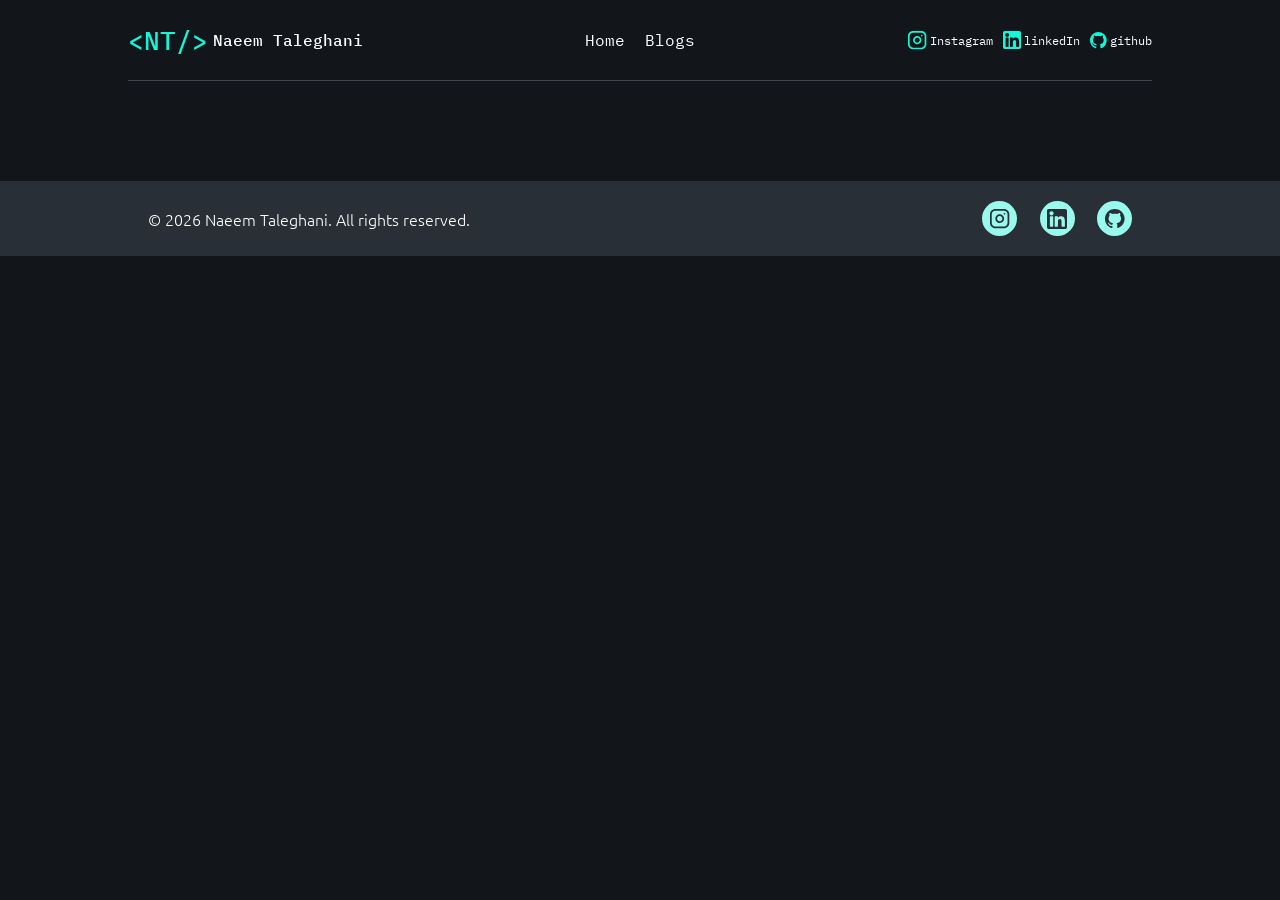
<file: blogs/blog-content.html>
<!DOCTYPE html>
<html lang="en">
<head>
    <meta charset="UTF-8">
    <meta name="viewport" content="width=device-width, initial-scale=1.0">
    <title>blogs</title>
    <!-- -----------------------styles and scripts links----------------------- -->
    <link rel="shortcut icon" href="../images/favicon-32x32.png" type="image/png">
    <link rel="stylesheet" href="styles/blog-content.css">
    <link rel="stylesheet" href="../styles/fonts.css">
    <script src="scripts/blog-content.js" defer></script>
</head>
<body>
    <header>
        <div class="container">
            <nav class="nav-bar">
                <div class="nav-logoname">
                    <span class="logo-icon">&lt;NT/&gt;</span>
                    <span class="logo-text">Naeem Taleghani</span>
                </div>
                <ul class="nav-menu">

                    <!-- ----------------------links to home and blog page--------------------- -->
                    <li><a href="../home.html">Home</a></li>
                    <li><a href="./blogs.html">Blogs</a></li>
                </ul>
                <ul class="nav-links">
                    <li>
                        <a href="https://www.instagram.com/naeem.t.8">
                            <div class="nav-instagram-logo">
                                <svg width="19" height="19" viewBox="0 0 19 19" fill="none" xmlns="http://www.w3.org/2000/svg">
                                <path fill-rule="evenodd" clip-rule="evenodd" d="M7.28364 5.43218C8.06155 5.02853 8.94694 4.88046 9.81386 5.00901C10.6982 5.14014 11.5168 5.5522 12.149 6.18433C12.7811 6.81646 13.1931 7.63513 13.3243 8.51943C13.4528 9.38635 13.3048 10.2717 12.9011 11.0497C12.4975 11.8276 11.8588 12.4584 11.076 12.8524C10.2931 13.2464 9.40599 13.3836 8.54072 13.2444C7.67545 13.1051 6.87611 12.6966 6.2564 12.0769C5.63669 11.4572 5.22817 10.6578 5.08893 9.79257C4.9497 8.92729 5.08685 8.04015 5.48087 7.25732C5.87489 6.47448 6.50572 5.83582 7.28364 5.43218ZM9.56939 6.65765C9.04924 6.58052 8.518 6.66936 8.05126 6.91155C7.58451 7.15374 7.20601 7.53693 6.96959 8.00663C6.73318 8.47633 6.65089 9.00862 6.73443 9.52778C6.81797 10.0469 7.06309 10.5265 7.43491 10.8984C7.80674 11.2702 8.28634 11.5153 8.80551 11.5989C9.32467 11.6824 9.85695 11.6001 10.3267 11.3637C10.7964 11.1273 11.1796 10.7488 11.4217 10.282C11.6639 9.81528 11.7528 9.28405 11.6756 8.7639C11.597 8.23332 11.3497 7.74212 10.9704 7.36284C10.5912 6.98356 10.1 6.73633 9.56939 6.65765Z" fill="#12F7D6"/>
                                <path d="M13.75 3.75C13.2898 3.75 12.9167 4.1231 12.9167 4.58333C12.9167 5.04357 13.2898 5.41667 13.75 5.41667H13.7583C14.2186 5.41667 14.5917 5.04357 14.5917 4.58333C14.5917 4.1231 14.2186 3.75 13.7583 3.75H13.75Z" fill="#12F7D6"/>
                                <path fill-rule="evenodd" clip-rule="evenodd" d="M0 5C0 2.23858 2.23858 0 5 0H13.3333C16.0948 0 18.3333 2.23858 18.3333 5V13.3333C18.3333 16.0948 16.0948 18.3333 13.3333 18.3333H5C2.23858 18.3333 0 16.0948 0 13.3333V5ZM5 1.66667C3.15905 1.66667 1.66667 3.15905 1.66667 5V13.3333C1.66667 15.1743 3.15905 16.6667 5 16.6667H13.3333C15.1743 16.6667 16.6667 15.1743 16.6667 13.3333V5C16.6667 3.15905 15.1743 1.66667 13.3333 1.66667H5Z" fill="#12F7D6"/>
                                </svg>
                            </div>
                            <span>Instagram</span>
                        </a>
                    </li>
                    <li>
                        <a href="#">
                            <div class="nav-linkedin-logo">
                                <svg height="18" width="18" version="1.1" id="Layer_1" xmlns="http://www.w3.org/2000/svg" xmlns:xlink="http://www.w3.org/1999/xlink" 
                                viewBox="0 0 382 382" xml:space="preserve">
                                    <path style="fill:#12F7D6" d="M347.445,0H34.555C15.471,0,0,15.471,0,34.555v312.889C0,366.529,15.471,382,34.555,382h312.889
                                    C366.529,382,382,366.529,382,347.444V34.555C382,15.471,366.529,0,347.445,0z M118.207,329.844c0,5.554-4.502,10.056-10.056,10.056
                                    H65.345c-5.554,0-10.056-4.502-10.056-10.056V150.403c0-5.554,4.502-10.056,10.056-10.056h42.806
                                    c5.554,0,10.056,4.502,10.056,10.056V329.844z M86.748,123.432c-22.459,0-40.666-18.207-40.666-40.666S64.289,42.1,86.748,42.1
                                    s40.666,18.207,40.666,40.666S109.208,123.432,86.748,123.432z M341.91,330.654c0,5.106-4.14,9.246-9.246,9.246H286.73
                                    c-5.106,0-9.246-4.14-9.246-9.246v-84.168c0-12.556,3.683-55.021-32.813-55.021c-28.309,0-34.051,29.066-35.204,42.11v97.079
                                    c0,5.106-4.139,9.246-9.246,9.246h-44.426c-5.106,0-9.246-4.14-9.246-9.246V149.593c0-5.106,4.14-9.246,9.246-9.246h44.426
                                    c5.106,0,9.246,4.14,9.246,9.246v15.655c10.497-15.753,26.097-27.912,59.312-27.912c73.552,0,73.131,68.716,73.131,106.472
                                    L341.91,330.654L341.91,330.654z"/>
                                </svg>
                            </div>
                            <span>linkedIn</span>
                        </a>
                    </li>
                    <li>
                        <a href="https://github.com/naeemt8">
                            <div class="nav-github-logo">
                                <svg width="17" height="17" viewBox="0 0 17 17" fill="none" xmlns="http://www.w3.org/2000/svg">
                                <path d="M8.33336 0C6.35459 8.20544e-05 4.44041 0.704261 2.93333 1.98654C1.42625 3.26882 0.424607 5.04552 0.107634 6.99874C-0.209339 8.95195 0.179038 10.9542 1.20327 12.6473C2.22751 14.3404 3.82076 15.6137 5.69796 16.2396C6.11462 16.3125 6.27087 16.0625 6.27087 15.8437C6.27087 15.6458 6.26045 14.9896 6.26045 14.2917C4.16669 14.6771 3.62502 13.7813 3.45836 13.3125C3.27342 12.8566 2.98025 12.4526 2.60419 12.1354C2.31252 11.9792 1.89586 11.5938 2.59376 11.5834C2.86025 11.6123 3.11585 11.705 3.33888 11.8537C3.56192 12.0024 3.74583 12.2026 3.87502 12.4375C3.989 12.6422 4.14226 12.8225 4.32601 12.9679C4.50977 13.1133 4.72042 13.2211 4.94588 13.2849C5.17135 13.3488 5.4072 13.3675 5.63992 13.3401C5.87264 13.3126 6.09766 13.2396 6.30209 13.125C6.33817 12.7013 6.52697 12.3052 6.83336 12.0104C4.97919 11.8021 3.04169 11.0833 3.04169 7.89586C3.02998 7.06765 3.33559 6.26634 3.89586 5.65628C3.64109 4.93646 3.6709 4.14651 3.97919 3.44794C3.97919 3.44794 4.67708 3.22918 6.27086 4.30211C7.63443 3.92709 9.07395 3.92709 10.4375 4.30211C12.0313 3.21878 12.7292 3.44794 12.7292 3.44794C13.0375 4.1465 13.0673 4.93646 12.8125 5.65628C13.3745 6.2653 13.6804 7.0673 13.6667 7.89586C13.6667 11.0938 11.7188 11.8021 9.86461 12.0104C10.0635 12.212 10.2166 12.454 10.3137 12.72C10.4108 12.986 10.4494 13.2698 10.4271 13.5521C10.4271 14.6667 10.4167 15.5625 10.4167 15.8438C10.4167 16.0625 10.5729 16.3229 10.9896 16.2396C12.8635 15.6087 14.4522 14.3323 15.472 12.6384C16.4919 10.9444 16.8766 8.94319 16.5574 6.99186C16.2383 5.04054 15.236 3.26614 13.7296 1.98543C12.2232 0.704709 10.3106 0.00102909 8.33336 0Z" fill="#12F7D6"/>
                                </svg>
                            </div>
                            <span>github</span>
                        </a>
                    </li>
                </ul>
            </nav>
            <div class="separator-line"></div>
        </div>
    </header>
    <main>
        <div class="blog-wrapper">
            <h1 class="blog-title">How Do You Choose the Right Programming Language?</h1>
            <div class="info-box">
                <ul>
                    <li>Text:<span>AI</span></li>
                    <li>Date:<span>20.Jun 2026</span></li>
                    <li>Read:<span>4 min</span></li>
                </ul>
            </div>
            <!-- ---------------------blog image link--------------------- -->
            <img class="blog-img" src="../images/blog-img0.png" alt="">
            <div class="blog-context">
                <h3 class="blog-subtitle">Analyze Project Requirements Thoroughly</h3>
                <p class="blog-text">Selecting the ideal programming language requires a meticulous evaluation of your project's core objectives, technical constraints, and long-term scalability needs. Before writing a single line of code, architects must dissect the application's performance parameters, target platforms, and specific execution environments. For example, building a high-frequency trading platform demands the deterministic memory management and ultra-low latency of C++ or Rust, whereas developing a rapid prototype for a web startup heavily favors the ecosystem velocity of Python or JavaScript. Developers must also consider the cross-platform requirements, determining whether a native approach using Swift and Kotlin is necessary, or if a unified framework like Flutter or React Native will suffice. Misaligning the language with the operational realities of the software can introduce severe architectural bottlenecks, bloated development timelines, and prohibitive technical debt that becomes immensely difficult to refactor later. Therefore, engineering leadership must treat language selection as a foundational business decision, carefully balancing the immediate speed of feature delivery against the future operational costs and maintenance overhead of the chosen stack.</p>

                <h3 class="blog-subtitle">Evaluate Ecosystem Maturity Deeply</h3>
                <p class="blog-text">A programming language does not exist in a vacuum; its utility is fundamentally amplified or constrained by its surrounding ecosystem of frameworks, libraries, and tooling. Mature ecosystems offer robust, battle-tested solutions for common engineering challenges like security authentication, database ORM mapping, and API routing, which drastically reduces the need to reinvent the wheel. For data science and machine learning, Python remains the undisputed leader not due to its raw execution speed, but because of its unparalleled wealth of specialized libraries like NumPy, TensorFlow, and PyTorch. Conversely, adopting a niche or nascent language might offer elegant syntactical features, but it often forces engineering teams to build basic utility libraries from scratch, slowing down time-to-market. Furthermore, robust ecosystem maturity ensures a steady stream of compiler updates, security patches, and sophisticated integrated development environment support that optimizes the daily developer experience. Assessing the health of packages, the frequency of open-source contributions, and the availability of enterprise-grade tooling is vital to ensuring the technology remains viable for the entire lifecycle of the software.</p>

                <h3 class="blog-subtitle">Assess Long Term Maintainability</h3>
                <p class="blog-text">The initial phase of writing software represents only a fraction of its total lifecycle, making long-term maintainability a primary metric when choosing a programming language. Languages with strict static typing systems, such as TypeScript, Go, or Java, excel in large-scale enterprise environments because they catch entire classes of type-related errors at compile time rather than during runtime execution. This structural rigidity acts as a form of living documentation, enabling large, distributed engineering teams to refactor massive codebases confidently without fear of introducing regressions. On the other hand, dynamically typed languages offer immense flexibility and speed during early-stage prototyping but frequently demand a comprehensive, exhaustive suite of automated tests to maintain stability as the codebase grows to hundreds of thousands of lines. Beyond syntax, maintainability is deeply impacted by language readability and the enforcement of clean architectural patterns, as code is read far more often than it is written. Choosing a language that inherently discourages clever, obfuscated micro-optimizations in favor of explicit, readable structures ensures that new engineers can onboard rapidly and sustain the software for years.</p>

                <h3 class="blog-subtitle">Gauge Developer Talent Availability</h3>
                <p class="blog-text">An often overlooked aspect of architectural planning is the human element, specifically the current and future availability of qualified engineering talent in the job market. Selecting a highly specialized or esoteric language might solve a specific niche technical problem elegantly, but it can create a severe recruitment bottleneck when attempting to scale your engineering organization. According to major global developer surveys, widespread languages like JavaScript, Python, and Java boast massive talent pools, which generally stabilizes hiring costs and ensures a predictable pipeline of engineering candidates. Conversely, relying on legacy languages or bleeding-edge tech stacks can dramatically increase the average time-to-hire and command premium salary rates that strain startup budgets. Furthermore, a vibrant, expansive developer community means that when your team encounters highly specific bugs or undocumented edge cases, solutions are much more likely to exist on public forums and technical documentation sites. Engineering leaders must strategically balance the theoretical technical superiority of a lesser-known language against the pragmatic business realities of engineering recruitment, team onboarding velocity, and long-term staff retention.</p>
            </div>
            <div class="info-box">
                <ul>
                    <li>Text:<span>AI</span></li>
                    <li>Date:<span>20.Jun 2026</span></li>
                    <li>Read:<span>4 min</span></li>
                </ul>
            </div>
        </div>
        <div class="blog-wrapper">
            <h1 class="blog-title">What Skills Do You Need to Become a Full-Stack Developer?</h1>
            <div class="info-box">
                <ul>
                    <li>Text:<span>AI</span></li>
                    <li>Date:<span>20.Jun 2026</span></li>
                    <li>Read:<span>5 min</span></li>
                </ul>
            </div>
            <!-- ---------------------blog image link--------------------- -->
            <img class="blog-img" src="../images/blog-img1.png" alt="">
            <div class="blog-context">
                <h3 class="blog-subtitle">Master Client Side Foundations Thoroughly</h3>
                <p class="blog-text">The journey into full-stack development begins at the user interface, where mastering client-side technologies dictates how effectively an application communicates with its audience. A modern developer must move far beyond basic syntax to understand the deep programmatic manipulation of the Document Object Model using advanced JavaScript and TypeScript. Creating responsive, accessible, and performant interfaces requires an intimate knowledge of semantic HTML5 and sophisticated CSS architectures like Tailwind CSS or CSS Modules, alongside layout engines like Flexbox and Grid. Furthermore, structural proficiency in at least one major single-page application framework, such as React, Vue, or Angular, is indispensable for managing complex client-side state and component life cycles. Developers must master asynchronous operations, handling network requests smoothly using Fetch or Axios while managing edge cases like race conditions and local caching mechanisms. Ultimately, writing exceptional front-end code is not merely about visual appeal, but about optimizing bundle sizes, maximizing rendering performance, ensuring cross-browser compatibility, and implementing rigid web accessibility standards to deliver seamless digital experiences to all users.</p>

                <h3 class="blog-subtitle">Understand Server Side Architecture Deeply</h3>
                <p class="blog-text">Bridging the gap between the user and the data layer requires a robust comprehension of server-side computation and application logic. Full-stack engineers must become proficient in writing scalable backend systems using runtimes or languages like Node.js, Python, Go, or Java, which form the operational backbone of modern enterprises. This discipline encompasses more than spinning up a basic HTTP server; it demands an understanding of architectural styles like RESTful API design, GraphQL schemas, and gRPC for microservices communication. Backend mastery requires developers to reason about session management, stateless authentication patterns via JSON Web Tokens, and complex middleware implementation for logging, rate-limiting, and request validation. Additionally, engineers must grasp how web servers handle concurrency, manage memory allocation, and optimize I/O-bound operations to prevent thread starvation under heavy traffic conditions. By developing a strong mental model of how data is processed, transformed, and securely delivered from the server, full-stack developers ensure their applications remain resilient, responsive, and easily extensible as business requirements evolve.</p>

                <h3 class="blog-subtitle">Manage Diverse Database Technologies</h3>
                <p class="blog-text">Data is the lifeblood of any modern software application, making database management and architectural design a critical competency for any holistic developer. You must become fluent in relational database management systems like PostgreSQL or MySQL, mastering structured query language, complex joins, schema migrations, and indexing strategies to optimize read and write performance. Simultaneously, contemporary application requirements demand an understanding of non-relational databases, such as MongoDB or DynamoDB, to effectively handle unstructured data, horizontal scaling, and polymorphic document models. A skilled engineer knows exactly when to trade ACID compliance for eventual consistency based on the specific operational tradeoffs of the project. Beyond primary persistence layers, implementing caching mechanisms using Redis or Memcached is essential to alleviate database strain and minimize API latency for frequently accessed records. Understanding data modeling, normal forms, transaction isolation levels, and data backup integrity empowers full-stack engineers to build storage foundations that are both performant under load and impervious to catastrophic data loss.</p>

                <h3 class="blog-subtitle">Implement Modern DevOps Practices</h3>
                <p class="blog-text">The responsibilities of a full-stack developer extend well beyond writing code to encompass how that code is built, tested, secured, and deployed into production environments. Embracing the DevOps philosophy means mastering containerization tools like Docker to isolate application dependencies, ensuring that code runs identically across local development machines, staging servers, and cloud clusters. Developers must design and maintain automated continuous integration and continuous deployment pipelines using platforms like GitHub Actions or GitLab CI to enforce code quality checks, run unit tests, and automate releases. Furthermore, familiarity with major cloud infrastructure providers like Amazon Web Services, Google Cloud Platform, or Microsoft Azure is vital for configuring virtual networks, serverless functions, and managed services. Monitoring application health via log aggregation and metric dashboards using tools like Prometheus or the ELK stack is equally critical for identifying runtime bottlenecks and system anomalies before they affect users. Bridging engineering and operations guarantees that software delivery is predictable, reliable, and continuously scalable.</p>
            </div>
            <div class="info-box">
                <ul>
                    <li>Text:<span>AI</span></li>
                    <li>Date:<span>20.Jun 2026</span></li>
                    <li>Read:<span>5 min</span></li>
                </ul>
            </div>
        </div>
        <div class="blog-wrapper">
            <h1 class="blog-title">How Long Does It Take to Learn Programming?</h1>
            <div class="info-box">
                <ul>
                    <li>Text:<span>AI</span></li>
                    <li>Date:<span>20.Jun 2026</span></li>
                    <li>Read:<span>5 min</span></li>
                </ul>
            </div>
            <!-- ---------------------blog image link--------------------- -->
            <img class="blog-img" src="../images/blog-img2.png" alt="">
            <div class="blog-context">
                <h3 class="blog-subtitle">Establish Core Syntax Foundations</h3>
                <p class="blog-text">Acquiring the baseline mechanics of programming typically requires anywhere from three to six months of consistent, deliberate daily practice. During this introductory phase, aspiring developers focus on understanding fundamental computational logic, syntax structures, and basic algorithms using accessible languages such as Python or JavaScript. Learners must move past merely reading code to actively writing script components that utilize variables, conditional control flow, loops, and data structures like arrays and dictionaries. This stage is less about building complex enterprise software and more about training the human brain to think deterministically and break down macro problems into sequential micro-steps. Developing a functional mental model of memory allocation, basic execution stacks, and error tracing requires writing hundreds of lines of broken code and learning how to interpret compiler or runtime error logs. While interactive platforms and bootcamps can accelerate this initial exposure, true syntax familiarity only solidifies when a student transitions away from paint-by-numbers tutorials toward writing independent, unguided scripts. Rushing through this structural baseline often results in fragile knowledge that crumbles when the developer is confronted with advanced architectural concepts or abstract programming paradigms later in their journey.</p>

                <h3 class="blog-subtitle">Navigate Intermediate Project Development</h3>
                <p class="blog-text">Transitioning from simple script writing to building functional, multi-tiered applications usually spans an additional six to twelve months of dedicated study. At this intermediate juncture, the educational focus shifts from language syntax to ecosystem integration, architectural patterns, and systemic problem-solving. Developers learn to interface with relational or non-relational databases, design structured Application Programming Interfaces, and utilize version control systems like Git to manage codebase history. This phase demands that learners grapple with object-oriented programming principles, functional paradigms, and asynchronous execution models that handle network latency or concurrent user requests. Building a complete portfolio project, such as an e-commerce platform or a real-time dashboard, forces the developer to understand the intricate interplay between front-end user interfaces and back-end server logic. It is during this grueling timeline that mechanical coding transforms into genuine software engineering, as individuals learn to debug complex, distributed runtime errors and refactor poorly structured code for scalability. Mastery at this level is achieved not by memorizing frameworks, but by developing the systemic intuition required to read documentation, evaluate technical trade-offs, and autonomously engineer solutions from scratch.</p>

                <h3 class="blog-subtitle">Achieve Professional Production Competency</h3>
                <p class="blog-text">Reaching a level of professional proficiency where one can comfortably contribute to production-grade, enterprise-scale codebases generally demands one to two years of immersive technical experience. True engineering competency extends far beyond the boundaries of an isolated local development environment into the broader lifecycle of continuous software delivery. A production-ready developer must master advanced testing methodologies, writing exhaustive unit, integration, and end-to-end tests to guarantee system stability under continuous integration pipelines. Furthermore, engineers at this stage must comprehend cloud deployment mechanics, containerization strategies using Docker, and application monitoring frameworks to diagnose runtime anomalies in live environments. This phase also requires refining soft skills, such as interpreting ambiguous product requirements, conducting rigorous code reviews, and collaborating effectively within cross-functional agile teams. The learning curve here is steep, as developers must learn to navigate legacy monolithic architectures, mitigate security vulnerabilities like cross-site scripting, and optimize query performance for massive datasets. Ultimately, achieving professional autonomy means transitioning from someone who merely writes working code to an engineer who delivers maintainable, secure, and resilient software assets that solve real business problems.</p>

                <h3 class="blog-subtitle">Commit to Lifelong Technical Adaptation</h3>
                <p class="blog-text">The timeline for learning programming never truly concludes because technology ecosystems evolve at an exponential rate, requiring a permanent commitment to continuous professional adaptation. A senior software engineer understands that a specific language or framework is merely a transient tool used to execute broader computer science principles. As architectural paradigms shift from microservices to serverless computing, or as artificial intelligence tools integrate directly into daily developer workflows, engineers must routinely audit and update their existing technical skillsets. This perpetual learning cycle means dedicating time each week to exploring emerging documentation, contributing to open-source initiatives, or analyzing newly published security protocols. Veteran developers focus on mastering immutable, underlying concepts like system design, networking protocols, and data modeling, which remain remarkably stable despite the cyclical churn of trendy runtime frameworks. Embracing this reality shifts the definition of learning from a time-bound milestone with a fixed destination into an ongoing, disciplined lifestyle of intellectual curiosity and technical refinement. Consequently, the answer to how long it takes to learn programming is that it takes a few months to understand, a few years to master commercially, and a lifetime to sustain.</p>
            </div>
            <div class="info-box">
                <ul>
                    <li>Text:<span>AI</span></li>
                    <li>Date:<span>20.Jun 2026</span></li>
                    <li>Read:<span>5 min</span></li>
                </ul>
            </div>
        </div>
        <div class="blog-wrapper">
            <h1 class="blog-title">What Are the Most Common Mistakes New Developers Make?</h1>
            <div class="info-box">
                <ul>
                    <li>Text:<span>AI</span></li>
                    <li>Date:<span>20.Jun 2026</span></li>
                    <li>Read:<span>5 min</span></li>
                </ul>
            </div>
            <!-- ---------------------blog image link--------------------- -->
            <img class="blog-img" src="../images/blog-img3.png" alt="">
            <div class="blog-context">
                <h3 class="blog-subtitle">Overreliance On Tutorial Isolation</h3>
                <p class="blog-text">Many aspiring engineers fall into the debilitating psychological trap known in the software community as tutorial hell, where they indefinitely consume structured educational content without ever building independent software. While guided videos and step-by-step documentation are indispensable for introducing unfamiliar syntax or paradigm shifts, they fundamentally lack the messy, unpredictable problem-solving dynamics required in professional engineering. In a tutorial environment, the path to a solution is neatly paved, edge cases are preemptively handled, and the underlying configuration is perfectly synchronized, which creates a deceptive, fragile illusion of competence. True technical growth occurs only when a developer steps away from the safety of a structured curriculum to build a custom application from scratch, forcing them to confront ambiguous errors, structural deficiencies, and environment conflicts. Encountering a completely ungooglable bug and systematically isolating the root cause through runtime debugging trains the brain to think like a computer scientist rather than a passive code copier. To transition from a permanent student to an autonomous problem solver, novices must consciously limit their tutorial consumption and spend the majority of their time writing experimental code, breaking local environments, and reading raw framework documentation directly.</p>

                <h3 class="blog-subtitle">Neglecting Basic Code Quality</h3>
                <p class="blog-text">In their initial rush to produce functional software that visually displays the expected output, junior programmers frequently bypass fundamental code quality standards, creating massive amounts of immediate technical debt. This neglect manifests in several ways, including the use of highly cryptic variable names, completely unindented code blocks, massive monolithic functions that attempt to handle dozens of distinct operational tasks, and a total absence of meaningful, contextual code comments. Writing maintainable software requires an acute awareness that code is read significantly more often than it is written, meaning that execution speed must be balanced with human readability. New developers often implement convoluted, over-engineered micro-optimizations that offer zero measurable performance benefits while simultaneously making the underlying logic entirely impenetrable to team members during subsequent code reviews. Furthermore, skipping the practice of writing clean, modular code makes implementing automated unit and integration tests nearly impossible, which ultimately leads to fragile codebases where a single modification in one module triggers unexpected regressions across the entire application ecosystem.</p>

                <h3 class="blog-subtitle">Ignoring Version Control Best Practices</h3>
                <p class="blog-text">Failing to properly utilize version control systems like Git represents a critical operational mistake that can lead to catastrophic data loss, disrupted team workflows, and fragmented repository histories. Novice engineers frequently treat Git as a simple file backup utility rather than a sophisticated collaborative history engine, resulting in massive commits that bundle dozens of unrelated feature changes, bug fixes, and configuration tweaks into a single, unreviewable cryptographic snapshot. This lack of atomic committing practices makes pinpointing the exact introduction of a production regression nearly impossible and turns code reverts into nightmarish structural headaches. Additionally, new developers often work entirely within the main branch, completely bypassing standard branching strategies that isolate experimental features from stable production environments. They also frequently author incredibly vague, uninformative commit messages such as fixed stuff or updates, which completely destroys the historical utility of the repository log for future engineering teams. Mastering clean branching, writing descriptive and imperative commit messages, and aggressively configuring comprehensive global ignore files to exclude sensitive environment secrets are foundational professional habits that separate amateur coders from production-ready software engineers.</p>

                <h3 class="blog-subtitle">Refusing To Ask For Help</h3>
                <p class="blog-text">A significant behavioral barrier for many entry-level software developers is the internal reluctance to seek technical guidance from senior peers due to impostor syndrome or an irrational fear of exposing perceived incompetence. This emotional barrier frequently leads to hours or even days of completely unproductive wheel-spinning, where a junior engineer remains hopelessly stuck on a complex architectural bottleneck or an environment configuration issue that a veteran developer could resolve in minutes. Conversely, some novices swing to the opposite extreme, asking shallow, unresearched questions the absolute second they encounter a minor runtime warning without performing any initial diagnostic troubleshooting on their own. The optimal engineering balance lies in implementing a disciplined time-boxed research window, where the developer spends a dedicated twenty to thirty minutes actively examining logs, reading documentation, and isolating variables before formulating a highly structured technical query. When seeking assistance, a professional developer clearly articulates the exact problem, presents the specific debugging steps already attempted, shares the relevant error outputs, and explains their underlying thought process, thereby transforming a potentially frustrating interruption into a highly collaborative, educational, and efficient engineering interaction.</p>
            </div>
            <div class="info-box">
                <ul>
                    <li>Text:<span>AI</span></li>
                    <li>Date:<span>20.Jun 2026</span></li>
                    <li>Read:<span>5 min</span></li>
                </ul>
            </div>
        </div>
        <div class="blog-wrapper">
            <h1 class="blog-title">How to Stay Relevant as a Developer?</h1>
            <div class="info-box">
                <ul>
                    <li>Text:<span>AI</span></li>
                    <li>Date:<span>20.Jun 2026</span></li>
                    <li>Read:<span>5 min</span></li>
                </ul>
            </div>
            <!-- ---------------------blog image link--------------------- -->
            <img class="blog-img" src="../images/blog-img4.png" alt="">
            <div class="blog-context">
                <h3 class="blog-subtitle">Prioritize Core Computer Science Fundamentals</h3>
                <p class="blog-text">Sustaining a long-term engineering career amidst relentless technology cycles requires a foundational reliance on immutable computer science principles rather than transient framework syntax. While high-level languages, runtime engines, and software deployment methodologies fluctuate wildly every few years, the core mathematics of data structures, algorithmic complexity, and system resource distribution remain remarkably static. Senior developers insulate themselves from technical obsolescence by deeply mastering low-level execution mechanics, network protocol stacks, and database transaction isolation thresholds. For example, understanding how a relational database constructs an abstract B-tree index or manages lock contention under heavy write pressure provides architectural insights that apply universally, whether using PostgreSQL today or a distributed edge database tomorrow. Prioritizing these foundational paradigms allows engineers to instantly recognize newly marketed frameworks as merely iterative permutations of existing computational patterns. By treating new tooling as an evolutionary abstraction rather than an entirely new discipline, a veteran engineer can swiftly adapt to architectural sea changes, quickly separating temporary industry hype from genuine, systemic paradigm shifts that deliver real-world business value.</p>

                <h3 class="blog-subtitle">Master Modern AI Augmentation Systems</h3>
                <p class="blog-text">The rapid maturation of artificial intelligence has fundamentally shifted the baseline engineering paradigm from manual code typing to sophisticated technical orchestration and governance. To maintain a competitive edge, contemporary software engineers must aggressively integrate generative AI assistants, agentic workflows, and automated code analysis utilities directly into their daily production pipelines. Rather than viewing machine intelligence as an administrative threat, highly relevant developers treat large language models as highly performant, non-deterministic compiler components that require rigid architectural constraints and precise contextual framing. Survival in this automated landscape demands that engineers excel at composing detailed execution environments, managing tool-use integration patterns via structured JSON payloads, and auditing automated outputs for subtle runtime vulnerabilities. The core developer competency has thus transitioned from basic syntactical execution to rigorous systemic verification, high-level system design, and strict cost-to-latency optimization. Engineers who master the art of safely guiding autonomous AI agents through complex multi-step debugging and refactoring procedures can achieve an order-of-magnitude increase in operational velocity, effectively outpacing those who resist technical augmentation.</p>

                <h3 class="blog-subtitle">Curate Technical Information Streams Intentionally</h3>
                <p class="blog-text">Surviving the continuous deluge of tech industry news requires developers to establish a highly disciplined, curated system for informational consumption to avoid severe cognitive fatigue and developer burnout. Relevant professionals explicitly reject passive scrolling across unfiltered social feeds, opting instead to build a highly structured, time-boxed intake routine centered around high-signal technical resources. This operational strategy involves subscribing to specialized engineering blogs, tracking open-source repository commit logs on GitHub, and reading vetted developer newsletters that aggregate deep-dive post-mortems and architectural case studies. Additionally, following technical RFC documents and monitoring language evolution proposals allows engineers to anticipate major ecosystem shifts years before they achieve mainstream enterprise adoption. To prevent professional tracking from deteriorating into an addictive avenue for active procrastination, successful developers limit their educational reading to a dedicated daily window, explicitly prioritizing depth over breadth. They focus heavily on analyzing adjacent engineering domains, ensuring that a backend engineer maintains a high-level conceptual awareness of edge computing and client-side compilation trends without losing focus on their primary core stack specialization.</p>

                <h3 class="blog-subtitle">Build Pragmatic Experimental Software Constantly</h3>
                <p class="blog-text">Theoretical knowledge obtained via passive reading remains highly fragile and incomplete until it is actively validated through the construction of functional, unguided experimental software. To truly understand the operational friction, hidden edge cases, and systemic trade-offs of an emerging technology stack, engineers must routinely dedicate time to building small-scale, production-grade sandbox applications. This hands-on methodology demands that developers move completely away from paint-by-numbers tutorials to independently configure localized container networks, design database migrations, and handle actual runtime errors. Intentionally breaking a local environment, deciphering cryptic compiler logs, and micro-benchmarking application latency under artificial load conditions builds the robust muscular memory required to solve complex enterprise problems. Furthermore, maintaining a portfolio of active side projects or contributing directly to open-source software initiatives serves as an indisputable, public ledger of a developer's continuous technical adaptability. Translating abstract technical documentation into executing source code ensures that an engineer’s skillset remains grounded in practical execution, enabling them to confidently champion or dismiss new enterprise architectural adoptions based on verified empirical evidence.</p>
            </div>
            <div class="info-box">
                <ul>
                    <li>Text:<span>AI</span></li>
                    <li>Date:<span>20.Jun 2026</span></li>
                    <li>Read:<span>5 min</span></li>
                </ul>
            </div>
        </div>
    </main>
    <footer>
        <div class="container">
            <div class="footer-wrapper">
                <p class="footer-copyright">
                    &copy; 2026 Naeem Taleghani. All rights reserved.
                </p>
                <ul class="footer-links">
                    <li>
                        <a href="https://www.instagram.com/naeem.t.8">
                            <svg width="19" height="19" viewBox="0 0 19 19" fill="none" xmlns="http://www.w3.org/2000/svg">
                            <path fill-rule="evenodd" clip-rule="evenodd" d="M7.28364 5.43218C8.06155 5.02853 8.94694 4.88046 9.81386 5.00901C10.6982 5.14014 11.5168 5.5522 12.149 6.18433C12.7811 6.81646 13.1931 7.63513 13.3243 8.51943C13.4528 9.38635 13.3048 10.2717 12.9011 11.0497C12.4975 11.8276 11.8588 12.4584 11.076 12.8524C10.2931 13.2464 9.40599 13.3836 8.54072 13.2444C7.67545 13.1051 6.87611 12.6966 6.2564 12.0769C5.63669 11.4572 5.22817 10.6578 5.08893 9.79257C4.9497 8.92729 5.08685 8.04015 5.48087 7.25732C5.87489 6.47448 6.50572 5.83582 7.28364 5.43218ZM9.56939 6.65765C9.04924 6.58052 8.518 6.66936 8.05126 6.91155C7.58451 7.15374 7.20601 7.53693 6.96959 8.00663C6.73318 8.47633 6.65089 9.00862 6.73443 9.52778C6.81797 10.0469 7.06309 10.5265 7.43491 10.8984C7.80674 11.2702 8.28634 11.5153 8.80551 11.5989C9.32467 11.6824 9.85695 11.6001 10.3267 11.3637C10.7964 11.1273 11.1796 10.7488 11.4217 10.282C11.6639 9.81528 11.7528 9.28405 11.6756 8.7639C11.597 8.23332 11.3497 7.74212 10.9704 7.36284C10.5912 6.98356 10.1 6.73633 9.56939 6.65765Z" fill="#1A1E23"/>
                            <path d="M13.75 3.75C13.2898 3.75 12.9167 4.1231 12.9167 4.58333C12.9167 5.04357 13.2898 5.41667 13.75 5.41667H13.7583C14.2186 5.41667 14.5917 5.04357 14.5917 4.58333C14.5917 4.1231 14.2186 3.75 13.7583 3.75H13.75Z" fill="#1A1E23"/>
                            <path fill-rule="evenodd" clip-rule="evenodd" d="M0 5C0 2.23858 2.23858 0 5 0H13.3333C16.0948 0 18.3333 2.23858 18.3333 5V13.3333C18.3333 16.0948 16.0948 18.3333 13.3333 18.3333H5C2.23858 18.3333 0 16.0948 0 13.3333V5ZM5 1.66667C3.15905 1.66667 1.66667 3.15905 1.66667 5V13.3333C1.66667 15.1743 3.15905 16.6667 5 16.6667H13.3333C15.1743 16.6667 16.6667 15.1743 16.6667 13.3333V5C16.6667 3.15905 15.1743 1.66667 13.3333 1.66667H5Z" fill="#1A1E23"/>
                            </svg>
                        </a>
                    </li>
                    <li>
                        <a href="#">
                            <?xml version="1.0" encoding="iso-8859-1"?>
                            <svg height="20" width="20" version="1.1" id="Layer_1" xmlns="http://www.w3.org/2000/svg" xmlns:xlink="http://www.w3.org/1999/xlink" 
                                viewBox="0 0 382 382" xml:space="preserve">
                            <path style="fill:#1A1E23" d="M347.445,0H34.555C15.471,0,0,15.471,0,34.555v312.889C0,366.529,15.471,382,34.555,382h312.889
                                C366.529,382,382,366.529,382,347.444V34.555C382,15.471,366.529,0,347.445,0z M118.207,329.844c0,5.554-4.502,10.056-10.056,10.056
                                H65.345c-5.554,0-10.056-4.502-10.056-10.056V150.403c0-5.554,4.502-10.056,10.056-10.056h42.806
                                c5.554,0,10.056,4.502,10.056,10.056V329.844z M86.748,123.432c-22.459,0-40.666-18.207-40.666-40.666S64.289,42.1,86.748,42.1
                                s40.666,18.207,40.666,40.666S109.208,123.432,86.748,123.432z M341.91,330.654c0,5.106-4.14,9.246-9.246,9.246H286.73
                                c-5.106,0-9.246-4.14-9.246-9.246v-84.168c0-12.556,3.683-55.021-32.813-55.021c-28.309,0-34.051,29.066-35.204,42.11v97.079
                                c0,5.106-4.139,9.246-9.246,9.246h-44.426c-5.106,0-9.246-4.14-9.246-9.246V149.593c0-5.106,4.14-9.246,9.246-9.246h44.426
                                c5.106,0,9.246,4.14,9.246,9.246v15.655c10.497-15.753,26.097-27.912,59.312-27.912c73.552,0,73.131,68.716,73.131,106.472
                                L341.91,330.654L341.91,330.654z"/>
                            </svg>
                        </a>
                    </li>
                    <li>
                        <a href="https://github.com/naeemt8">
                            <svg width="17" height="17" viewBox="0 0 17 17" fill="none" xmlns="http://www.w3.org/2000/svg">
                            <path d="M8.33336 0C6.35459 8.20544e-05 4.44041 0.704261 2.93333 1.98654C1.42625 3.26882 0.424607 5.04552 0.107634 6.99874C-0.209339 8.95195 0.179038 10.9542 1.20327 12.6473C2.22751 14.3404 3.82076 15.6137 5.69796 16.2396C6.11462 16.3125 6.27087 16.0625 6.27087 15.8437C6.27087 15.6458 6.26045 14.9896 6.26045 14.2917C4.16669 14.6771 3.62502 13.7813 3.45836 13.3125C3.27342 12.8566 2.98025 12.4526 2.60419 12.1354C2.31252 11.9792 1.89586 11.5938 2.59376 11.5834C2.86025 11.6123 3.11585 11.705 3.33888 11.8537C3.56192 12.0024 3.74583 12.2026 3.87502 12.4375C3.989 12.6422 4.14226 12.8225 4.32601 12.9679C4.50977 13.1133 4.72042 13.2211 4.94588 13.2849C5.17135 13.3488 5.4072 13.3675 5.63992 13.3401C5.87264 13.3126 6.09766 13.2396 6.30209 13.125C6.33817 12.7013 6.52697 12.3052 6.83336 12.0104C4.97919 11.8021 3.04169 11.0833 3.04169 7.89586C3.02998 7.06765 3.33559 6.26634 3.89586 5.65628C3.64109 4.93646 3.6709 4.14651 3.97919 3.44794C3.97919 3.44794 4.67708 3.22918 6.27086 4.30211C7.63443 3.92709 9.07395 3.92709 10.4375 4.30211C12.0313 3.21878 12.7292 3.44794 12.7292 3.44794C13.0375 4.1465 13.0673 4.93646 12.8125 5.65628C13.3745 6.2653 13.6804 7.0673 13.6667 7.89586C13.6667 11.0938 11.7188 11.8021 9.86461 12.0104C10.0635 12.212 10.2166 12.454 10.3137 12.72C10.4108 12.986 10.4494 13.2698 10.4271 13.5521C10.4271 14.6667 10.4167 15.5625 10.4167 15.8438C10.4167 16.0625 10.5729 16.3229 10.9896 16.2396C12.8635 15.6087 14.4522 14.3323 15.472 12.6384C16.4919 10.9444 16.8766 8.94319 16.5574 6.99186C16.2383 5.04054 15.236 3.26614 13.7296 1.98543C12.2232 0.704709 10.3106 0.00102909 8.33336 0Z" fill="#1A1E23"/>
                            </svg>
                        </a>
                    </li>
                </ul>
            </div>
        </div>
    </footer>
</body>
</html>
</file>
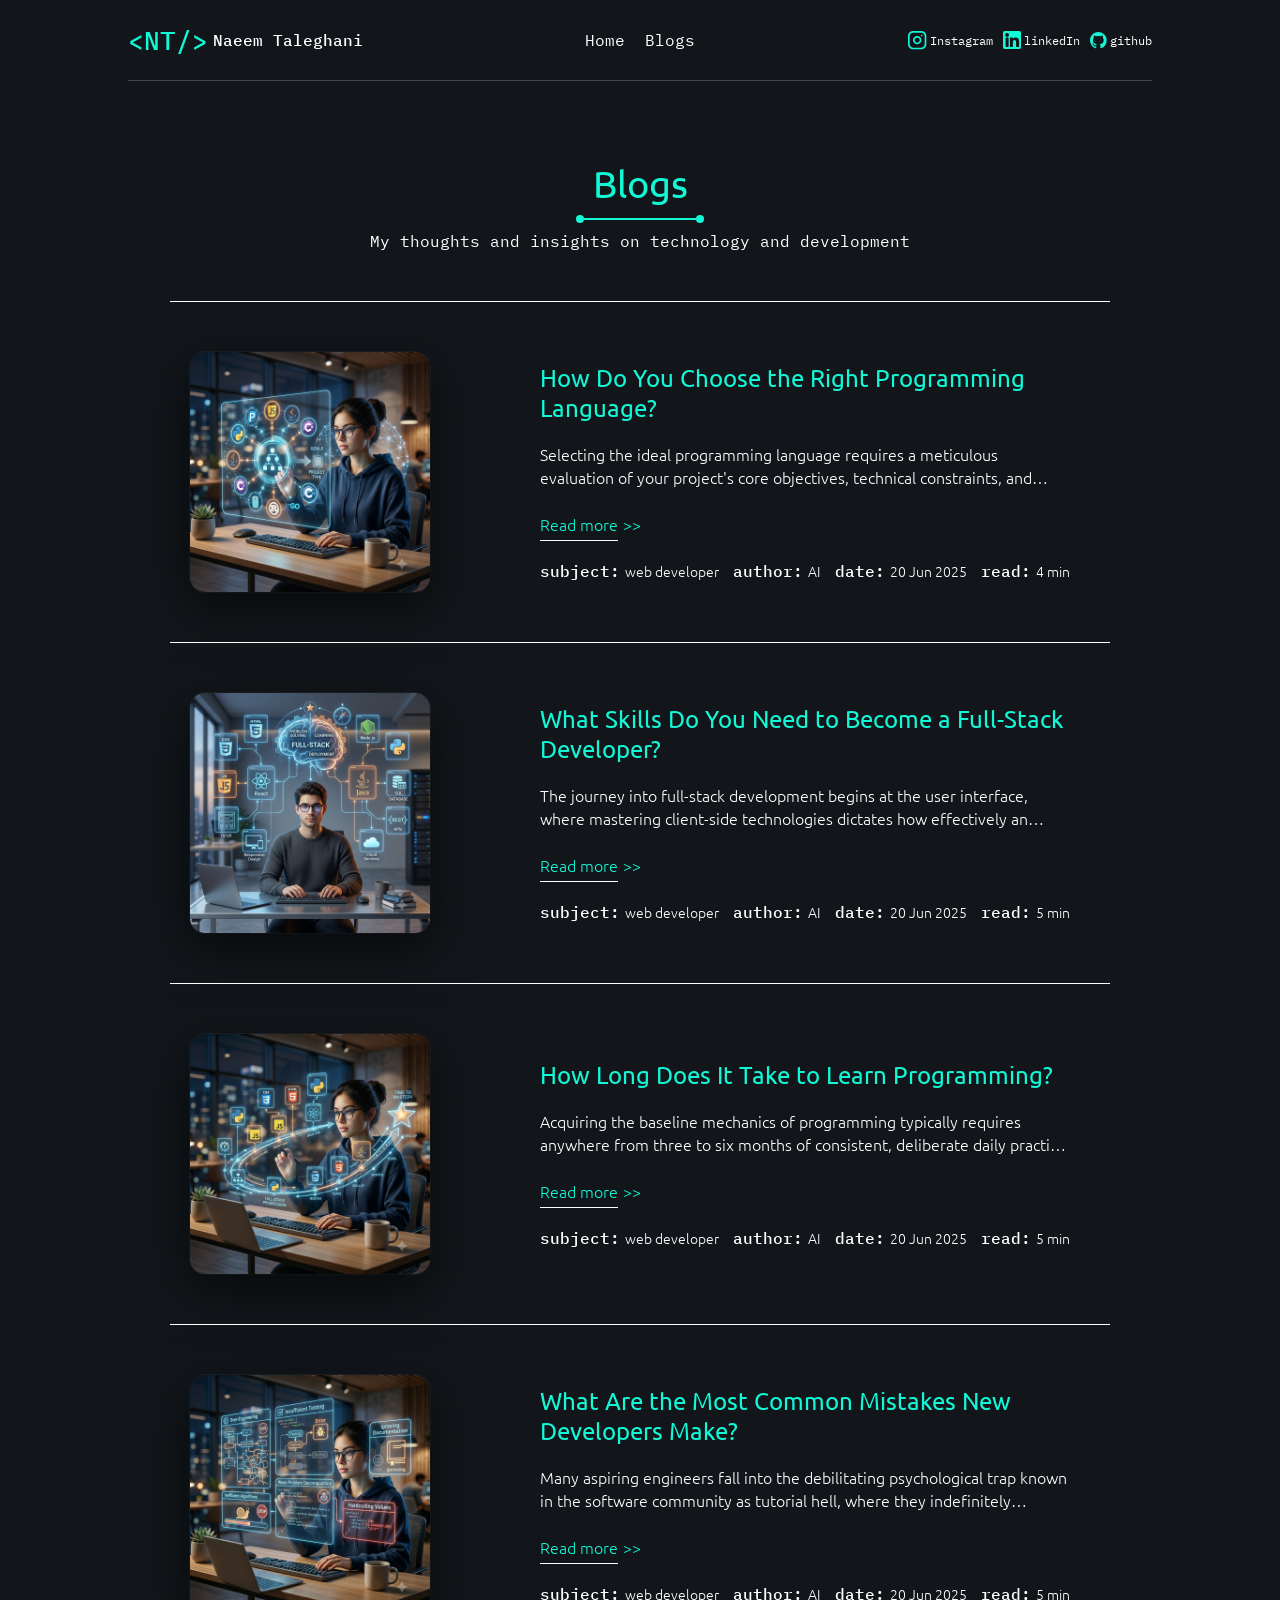
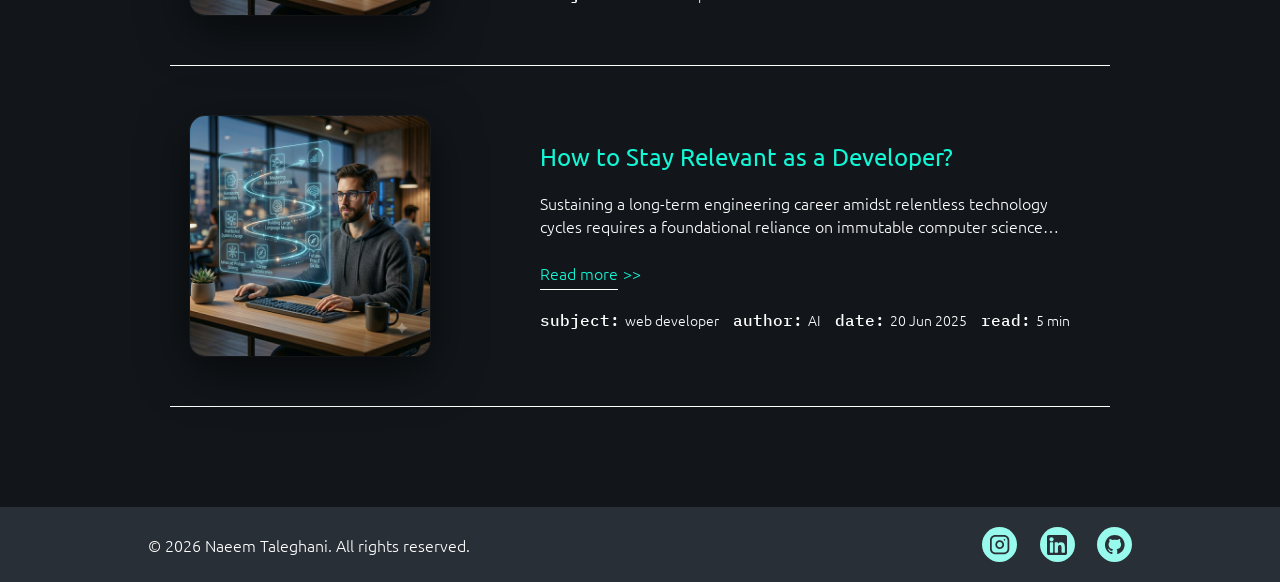
<file: blogs/blogs.html>
<!DOCTYPE html>
<html lang="en">
<head>
    <meta charset="UTF-8">
    <meta name="viewport" content="width=device-width, initial-scale=1.0">
    <title>blogs</title>
    <!-- -----------------------styles and scripts links----------------------- -->
    <link rel="shortcut icon" href="../images/favicon-32x32.png" type="image/png">
    <link rel="stylesheet" href="styles/blogs.css">
    <link rel="stylesheet" href="../styles/fonts.css">
</head>
<body>
    <header>
        <div class="container">
            <nav class="nav-bar">
                <div class="nav-logoname">
                    <span class="logo-icon">&lt;NT/&gt;</span>
                    <span class="logo-text">Naeem Taleghani</span>
                </div>
                <ul class="nav-menu">
                    <!-- ----------------------links to home and blog page--------------------- -->
                    <li><a href="../home.html">Home</a></li>
                    <li><a href="./blogs.html">Blogs</a></li>
                </ul>
                <ul class="nav-links">
                    <li>
                        <a href="https://www.instagram.com/naeem.t.8">
                            <div class="nav-instagram-logo">
                                <svg width="19" height="19" viewBox="0 0 19 19" fill="none" xmlns="http://www.w3.org/2000/svg">
                                <path fill-rule="evenodd" clip-rule="evenodd" d="M7.28364 5.43218C8.06155 5.02853 8.94694 4.88046 9.81386 5.00901C10.6982 5.14014 11.5168 5.5522 12.149 6.18433C12.7811 6.81646 13.1931 7.63513 13.3243 8.51943C13.4528 9.38635 13.3048 10.2717 12.9011 11.0497C12.4975 11.8276 11.8588 12.4584 11.076 12.8524C10.2931 13.2464 9.40599 13.3836 8.54072 13.2444C7.67545 13.1051 6.87611 12.6966 6.2564 12.0769C5.63669 11.4572 5.22817 10.6578 5.08893 9.79257C4.9497 8.92729 5.08685 8.04015 5.48087 7.25732C5.87489 6.47448 6.50572 5.83582 7.28364 5.43218ZM9.56939 6.65765C9.04924 6.58052 8.518 6.66936 8.05126 6.91155C7.58451 7.15374 7.20601 7.53693 6.96959 8.00663C6.73318 8.47633 6.65089 9.00862 6.73443 9.52778C6.81797 10.0469 7.06309 10.5265 7.43491 10.8984C7.80674 11.2702 8.28634 11.5153 8.80551 11.5989C9.32467 11.6824 9.85695 11.6001 10.3267 11.3637C10.7964 11.1273 11.1796 10.7488 11.4217 10.282C11.6639 9.81528 11.7528 9.28405 11.6756 8.7639C11.597 8.23332 11.3497 7.74212 10.9704 7.36284C10.5912 6.98356 10.1 6.73633 9.56939 6.65765Z" fill="#12F7D6"/>
                                <path d="M13.75 3.75C13.2898 3.75 12.9167 4.1231 12.9167 4.58333C12.9167 5.04357 13.2898 5.41667 13.75 5.41667H13.7583C14.2186 5.41667 14.5917 5.04357 14.5917 4.58333C14.5917 4.1231 14.2186 3.75 13.7583 3.75H13.75Z" fill="#12F7D6"/>
                                <path fill-rule="evenodd" clip-rule="evenodd" d="M0 5C0 2.23858 2.23858 0 5 0H13.3333C16.0948 0 18.3333 2.23858 18.3333 5V13.3333C18.3333 16.0948 16.0948 18.3333 13.3333 18.3333H5C2.23858 18.3333 0 16.0948 0 13.3333V5ZM5 1.66667C3.15905 1.66667 1.66667 3.15905 1.66667 5V13.3333C1.66667 15.1743 3.15905 16.6667 5 16.6667H13.3333C15.1743 16.6667 16.6667 15.1743 16.6667 13.3333V5C16.6667 3.15905 15.1743 1.66667 13.3333 1.66667H5Z" fill="#12F7D6"/>
                                </svg>
                            </div>
                            <span>Instagram</span>
                        </a>
                    </li>
                    <li>
                        <a href="#">
                            <div class="nav-linkedin-logo">
                                <svg height="18" width="18" version="1.1" id="Layer_1" xmlns="http://www.w3.org/2000/svg" xmlns:xlink="http://www.w3.org/1999/xlink" 
                                viewBox="0 0 382 382" xml:space="preserve">
                                    <path style="fill:#12F7D6" d="M347.445,0H34.555C15.471,0,0,15.471,0,34.555v312.889C0,366.529,15.471,382,34.555,382h312.889
                                    C366.529,382,382,366.529,382,347.444V34.555C382,15.471,366.529,0,347.445,0z M118.207,329.844c0,5.554-4.502,10.056-10.056,10.056
                                    H65.345c-5.554,0-10.056-4.502-10.056-10.056V150.403c0-5.554,4.502-10.056,10.056-10.056h42.806
                                    c5.554,0,10.056,4.502,10.056,10.056V329.844z M86.748,123.432c-22.459,0-40.666-18.207-40.666-40.666S64.289,42.1,86.748,42.1
                                    s40.666,18.207,40.666,40.666S109.208,123.432,86.748,123.432z M341.91,330.654c0,5.106-4.14,9.246-9.246,9.246H286.73
                                    c-5.106,0-9.246-4.14-9.246-9.246v-84.168c0-12.556,3.683-55.021-32.813-55.021c-28.309,0-34.051,29.066-35.204,42.11v97.079
                                    c0,5.106-4.139,9.246-9.246,9.246h-44.426c-5.106,0-9.246-4.14-9.246-9.246V149.593c0-5.106,4.14-9.246,9.246-9.246h44.426
                                    c5.106,0,9.246,4.14,9.246,9.246v15.655c10.497-15.753,26.097-27.912,59.312-27.912c73.552,0,73.131,68.716,73.131,106.472
                                    L341.91,330.654L341.91,330.654z"/>
                                </svg>
                            </div>
                            <span>linkedIn</span>
                        </a>
                    </li>
                    <li>
                        <a href="https://github.com/naeemt8">
                            <div class="nav-github-logo">
                                <svg width="17" height="17" viewBox="0 0 17 17" fill="none" xmlns="http://www.w3.org/2000/svg">
                                <path d="M8.33336 0C6.35459 8.20544e-05 4.44041 0.704261 2.93333 1.98654C1.42625 3.26882 0.424607 5.04552 0.107634 6.99874C-0.209339 8.95195 0.179038 10.9542 1.20327 12.6473C2.22751 14.3404 3.82076 15.6137 5.69796 16.2396C6.11462 16.3125 6.27087 16.0625 6.27087 15.8437C6.27087 15.6458 6.26045 14.9896 6.26045 14.2917C4.16669 14.6771 3.62502 13.7813 3.45836 13.3125C3.27342 12.8566 2.98025 12.4526 2.60419 12.1354C2.31252 11.9792 1.89586 11.5938 2.59376 11.5834C2.86025 11.6123 3.11585 11.705 3.33888 11.8537C3.56192 12.0024 3.74583 12.2026 3.87502 12.4375C3.989 12.6422 4.14226 12.8225 4.32601 12.9679C4.50977 13.1133 4.72042 13.2211 4.94588 13.2849C5.17135 13.3488 5.4072 13.3675 5.63992 13.3401C5.87264 13.3126 6.09766 13.2396 6.30209 13.125C6.33817 12.7013 6.52697 12.3052 6.83336 12.0104C4.97919 11.8021 3.04169 11.0833 3.04169 7.89586C3.02998 7.06765 3.33559 6.26634 3.89586 5.65628C3.64109 4.93646 3.6709 4.14651 3.97919 3.44794C3.97919 3.44794 4.67708 3.22918 6.27086 4.30211C7.63443 3.92709 9.07395 3.92709 10.4375 4.30211C12.0313 3.21878 12.7292 3.44794 12.7292 3.44794C13.0375 4.1465 13.0673 4.93646 12.8125 5.65628C13.3745 6.2653 13.6804 7.0673 13.6667 7.89586C13.6667 11.0938 11.7188 11.8021 9.86461 12.0104C10.0635 12.212 10.2166 12.454 10.3137 12.72C10.4108 12.986 10.4494 13.2698 10.4271 13.5521C10.4271 14.6667 10.4167 15.5625 10.4167 15.8438C10.4167 16.0625 10.5729 16.3229 10.9896 16.2396C12.8635 15.6087 14.4522 14.3323 15.472 12.6384C16.4919 10.9444 16.8766 8.94319 16.5574 6.99186C16.2383 5.04054 15.236 3.26614 13.7296 1.98543C12.2232 0.704709 10.3106 0.00102909 8.33336 0Z" fill="#12F7D6"/>
                                </svg>
                            </div>
                            <span>github</span>
                        </a>
                    </li>
                </ul>
            </nav>
            <div class="separator-line"></div>
        </div>
    </header>
    <main>
        <section class="blogs">
            <div class="container">
                <div class="blogs-wrapper">
                    <h2 class="blogs-title">Blogs</h2>
                    <div class="title-underline-module">
                        <div class="title-underline-content"></div>
                    </div>
                    <p class="blogs-description">My thoughts and insights on technology and development</p>
                    <div class="blog-box">
                        <!-- ---------------------blog image link--------------------- -->
                        <img src="../images/blog-img0.png" alt="">
                        <div class="blog-content">
                            <h3 class="blog-content-title">How Do You Choose the Right Programming Language?</h3>
                            <p class="blog-content-text">Selecting the ideal programming language requires a meticulous evaluation of your project's core objectives, technical constraints, and long-term scalability needs. Before writing a single line of code, architects must dissect the application's performance parameters, target platforms, and specific execution environments. For example, building a high-frequency trading platform demands the deterministic memory management and ultra-low latency of C++ or Rust, whereas developing a rapid prototype for a web startup heavily favors the ecosystem velocity of Python or JavaScript. Developers must also consider the cross-platform requirements, determining whether a native approach using Swift and Kotlin is necessary, or if a unified framework like Flutter or React Native will suffice. Misaligning the language with the operational realities of the software can introduce severe architectural bottlenecks, bloated development timelines, and prohibitive technical debt that becomes immensely difficult to refactor later. Therefore, engineering leadership must treat language selection as a foundational business decision, carefully balancing the immediate speed of feature delivery against the future operational costs and maintenance overhead of the chosen stack.</p>

                            <!-- -------------------------link to blog content--------------------- -->
                            <a href="./blog-content.html?id=0" class="blog-readmore">
                                <p>Read more</p>
                                <span>&gt;&gt;</span>
                            </a>
                            <ul class="blog-info">
                                <li>
                                    <p>subject:</p>
                                    <span>web developer</span>
                                </li>
                                <li>
                                    <p>author:</p>
                                    <span>AI</span>
                                </li>
                                <li>
                                    <p>date:</p>
                                    <span>20 Jun 2025</span>
                                </li>
                                <li>
                                    <p>read:</p>
                                    <span>4 min</span>
                                </li>
                            </ul>
                        </div>
                    </div>
                    <div class="blog-box">
                        <!-- ---------------------blog image link--------------------- -->
                        <img src="../images/blog-img1.png" alt="">
                        <div class="blog-content">
                            <h3 class="blog-content-title">What Skills Do You Need to Become a Full-Stack Developer?</h3>
                            <p class="blog-content-text">The journey into full-stack development begins at the user interface, where mastering client-side technologies dictates how effectively an application communicates with its audience. A modern developer must move far beyond basic syntax to understand the deep programmatic manipulation of the Document Object Model using advanced JavaScript and TypeScript. Creating responsive, accessible, and performant interfaces requires an intimate knowledge of semantic HTML5 and sophisticated CSS architectures like Tailwind CSS or CSS Modules, alongside layout engines like Flexbox and Grid. Furthermore, structural proficiency in at least one major single-page application framework, such as React, Vue, or Angular, is indispensable for managing complex client-side state and component life cycles. Developers must master asynchronous operations, handling network requests smoothly using Fetch or Axios while managing edge cases like race conditions and local caching mechanisms. Ultimately, writing exceptional front-end code is not merely about visual appeal, but about optimizing bundle sizes, maximizing rendering performance, ensuring cross-browser compatibility, and implementing rigid web accessibility standards to deliver seamless digital experiences to all users.</p>

                            <!-- -------------------------link to blog content--------------------- -->
                            <a href="./blog-content.html?id=1" class="blog-readmore">
                                <p>Read more</p>
                                <span>&gt;&gt;</span>
                            </a>
                            <ul class="blog-info">
                                <li>
                                    <p>subject:</p>
                                    <span>web developer</span>
                                </li>
                                <li>
                                    <p>author:</p>
                                    <span>AI</span>
                                </li>
                                <li>
                                    <p>date:</p>
                                    <span>20 Jun 2025</span>
                                </li>
                                <li>
                                    <p>read:</p>
                                    <span>5 min</span>
                                </li>
                            </ul>
                        </div>
                    </div>
                    <div class="blog-box">
                        <!-- ---------------------blog image link--------------------- -->
                        <img src="../images/blog-img2.png" alt="">
                        <div class="blog-content">
                            <h3 class="blog-content-title">How Long Does It Take to Learn Programming?</h3>
                            <p class="blog-content-text">Acquiring the baseline mechanics of programming typically requires anywhere from three to six months of consistent, deliberate daily practice. During this introductory phase, aspiring developers focus on understanding fundamental computational logic, syntax structures, and basic algorithms using accessible languages such as Python or JavaScript. Learners must move past merely reading code to actively writing script components that utilize variables, conditional control flow, loops, and data structures like arrays and dictionaries. This stage is less about building complex enterprise software and more about training the human brain to think deterministically and break down macro problems into sequential micro-steps. Developing a functional mental model of memory allocation, basic execution stacks, and error tracing requires writing hundreds of lines of broken code and learning how to interpret compiler or runtime error logs. While interactive platforms and bootcamps can accelerate this initial exposure, true syntax familiarity only solidifies when a student transitions away from paint-by-numbers tutorials toward writing independent, unguided scripts. Rushing through this structural baseline often results in fragile knowledge that crumbles when the developer is confronted with advanced architectural concepts or abstract programming paradigms later in their journey.</p>
                            
                            <!-- -------------------------link to blog content--------------------- -->
                            <a href="blog-content.html?id=2" class="blog-readmore">
                                <p>Read more</p>
                                <span>&gt;&gt;</span>
                            </a>
                            <ul class="blog-info">
                                <li>
                                    <p>subject:</p>
                                    <span>web developer</span>
                                </li>
                                <li>
                                    <p>author:</p>
                                    <span>AI</span>
                                </li>
                                <li>
                                    <p>date:</p>
                                    <span>20 Jun 2025</span>
                                </li>
                                <li>
                                    <p>read:</p>
                                    <span>5 min</span>
                                </li>
                            </ul>
                        </div>
                    </div>
                    <div class="blog-box">
                        <!-- ---------------------blog image link--------------------- -->
                        <img src="../images/blog-img3.png" alt="">
                        <div class="blog-content">
                            <h3 class="blog-content-title">What Are the Most Common Mistakes New Developers Make?</h3>
                            <p class="blog-content-text">Many aspiring engineers fall into the debilitating psychological trap known in the software community as tutorial hell, where they indefinitely consume structured educational content without ever building independent software. While guided videos and step-by-step documentation are indispensable for introducing unfamiliar syntax or paradigm shifts, they fundamentally lack the messy, unpredictable problem-solving dynamics required in professional engineering. In a tutorial environment, the path to a solution is neatly paved, edge cases are preemptively handled, and the underlying configuration is perfectly synchronized, which creates a deceptive, fragile illusion of competence. True technical growth occurs only when a developer steps away from the safety of a structured curriculum to build a custom application from scratch, forcing them to confront ambiguous errors, structural deficiencies, and environment conflicts. Encountering a completely ungooglable bug and systematically isolating the root cause through runtime debugging trains the brain to think like a computer scientist rather than a passive code copier. To transition from a permanent student to an autonomous problem solver, novices must consciously limit their tutorial consumption and spend the majority of their time writing experimental code, breaking local environments, and reading raw framework documentation directly.</p>
                            
                            <!-- -------------------------link to blog content--------------------- -->
                            <a href="blog-content.html?id=3" class="blog-readmore">
                                <p>Read more</p>
                                <span>&gt;&gt;</span>
                            </a>
                            <ul class="blog-info">
                                <li>
                                    <p>subject:</p>
                                    <span>web developer</span>
                                </li>
                                <li>
                                    <p>author:</p>
                                    <span>AI</span>
                                </li>
                                <li>
                                    <p>date:</p>
                                    <span>20 Jun 2025</span>
                                </li>
                                <li>
                                    <p>read:</p>
                                    <span>5 min</span>
                                </li>
                            </ul>
                        </div>
                    </div>
                    <div class="blog-box">
                        <!-- ---------------------blog image link--------------------- -->
                        <img src="../images/blog-img4.png" alt="">
                        <div class="blog-content">
                            <h3 class="blog-content-title">How to Stay Relevant as a Developer?</h3>
                            <p class="blog-content-text">Sustaining a long-term engineering career amidst relentless technology cycles requires a foundational reliance on immutable computer science principles rather than transient framework syntax. While high-level languages, runtime engines, and software deployment methodologies fluctuate wildly every few years, the core mathematics of data structures, algorithmic complexity, and system resource distribution remain remarkably static. Senior developers insulate themselves from technical obsolescence by deeply mastering low-level execution mechanics, network protocol stacks, and database transaction isolation thresholds. For example, understanding how a relational database constructs an abstract B-tree index or manages lock contention under heavy write pressure provides architectural insights that apply universally, whether using PostgreSQL today or a distributed edge database tomorrow. Prioritizing these foundational paradigms allows engineers to instantly recognize newly marketed frameworks as merely iterative permutations of existing computational patterns. By treating new tooling as an evolutionary abstraction rather than an entirely new discipline, a veteran engineer can swiftly adapt to architectural sea changes, quickly separating temporary industry hype from genuine, systemic paradigm shifts that deliver real-world business value.</p>

                            <!-- -------------------------link to blog content--------------------- -->
                            <a href="blog-content.html?id=4" class="blog-readmore">
                                <p>Read more</p>
                                <span>&gt;&gt;</span>
                            </a>
                            <ul class="blog-info">
                                <li>
                                    <p>subject:</p>
                                    <span>web developer</span>
                                </li>
                                <li>
                                    <p>author:</p>
                                    <span>AI</span>
                                </li>
                                <li>
                                    <p>date:</p>
                                    <span>20 Jun 2025</span>
                                </li>
                                <li>
                                    <p>read:</p>
                                    <span>5 min</span>
                                </li>
                            </ul>
                        </div>
                    </div>
                </div>
            </div>
        </section>
    </main>
    <footer>
        <div class="container">
            <div class="footer-wrapper">
                <p class="footer-copyright">
                    &copy; 2026 Naeem Taleghani. All rights reserved.
                </p>
                <ul class="footer-links">
                    <li>
                        <a href="https://www.instagram.com/naeem.t.8">
                            <svg width="19" height="19" viewBox="0 0 19 19" fill="none" xmlns="http://www.w3.org/2000/svg">
                            <path fill-rule="evenodd" clip-rule="evenodd" d="M7.28364 5.43218C8.06155 5.02853 8.94694 4.88046 9.81386 5.00901C10.6982 5.14014 11.5168 5.5522 12.149 6.18433C12.7811 6.81646 13.1931 7.63513 13.3243 8.51943C13.4528 9.38635 13.3048 10.2717 12.9011 11.0497C12.4975 11.8276 11.8588 12.4584 11.076 12.8524C10.2931 13.2464 9.40599 13.3836 8.54072 13.2444C7.67545 13.1051 6.87611 12.6966 6.2564 12.0769C5.63669 11.4572 5.22817 10.6578 5.08893 9.79257C4.9497 8.92729 5.08685 8.04015 5.48087 7.25732C5.87489 6.47448 6.50572 5.83582 7.28364 5.43218ZM9.56939 6.65765C9.04924 6.58052 8.518 6.66936 8.05126 6.91155C7.58451 7.15374 7.20601 7.53693 6.96959 8.00663C6.73318 8.47633 6.65089 9.00862 6.73443 9.52778C6.81797 10.0469 7.06309 10.5265 7.43491 10.8984C7.80674 11.2702 8.28634 11.5153 8.80551 11.5989C9.32467 11.6824 9.85695 11.6001 10.3267 11.3637C10.7964 11.1273 11.1796 10.7488 11.4217 10.282C11.6639 9.81528 11.7528 9.28405 11.6756 8.7639C11.597 8.23332 11.3497 7.74212 10.9704 7.36284C10.5912 6.98356 10.1 6.73633 9.56939 6.65765Z" fill="#1A1E23"/>
                            <path d="M13.75 3.75C13.2898 3.75 12.9167 4.1231 12.9167 4.58333C12.9167 5.04357 13.2898 5.41667 13.75 5.41667H13.7583C14.2186 5.41667 14.5917 5.04357 14.5917 4.58333C14.5917 4.1231 14.2186 3.75 13.7583 3.75H13.75Z" fill="#1A1E23"/>
                            <path fill-rule="evenodd" clip-rule="evenodd" d="M0 5C0 2.23858 2.23858 0 5 0H13.3333C16.0948 0 18.3333 2.23858 18.3333 5V13.3333C18.3333 16.0948 16.0948 18.3333 13.3333 18.3333H5C2.23858 18.3333 0 16.0948 0 13.3333V5ZM5 1.66667C3.15905 1.66667 1.66667 3.15905 1.66667 5V13.3333C1.66667 15.1743 3.15905 16.6667 5 16.6667H13.3333C15.1743 16.6667 16.6667 15.1743 16.6667 13.3333V5C16.6667 3.15905 15.1743 1.66667 13.3333 1.66667H5Z" fill="#1A1E23"/>
                            </svg>
                        </a>
                    </li>
                    <li>
                        <a href="#">
                            <?xml version="1.0" encoding="iso-8859-1"?>
                            <svg height="20" width="20" version="1.1" id="Layer_1" xmlns="http://www.w3.org/2000/svg" xmlns:xlink="http://www.w3.org/1999/xlink" 
                                viewBox="0 0 382 382" xml:space="preserve">
                            <path style="fill:#1A1E23" d="M347.445,0H34.555C15.471,0,0,15.471,0,34.555v312.889C0,366.529,15.471,382,34.555,382h312.889
                                C366.529,382,382,366.529,382,347.444V34.555C382,15.471,366.529,0,347.445,0z M118.207,329.844c0,5.554-4.502,10.056-10.056,10.056
                                H65.345c-5.554,0-10.056-4.502-10.056-10.056V150.403c0-5.554,4.502-10.056,10.056-10.056h42.806
                                c5.554,0,10.056,4.502,10.056,10.056V329.844z M86.748,123.432c-22.459,0-40.666-18.207-40.666-40.666S64.289,42.1,86.748,42.1
                                s40.666,18.207,40.666,40.666S109.208,123.432,86.748,123.432z M341.91,330.654c0,5.106-4.14,9.246-9.246,9.246H286.73
                                c-5.106,0-9.246-4.14-9.246-9.246v-84.168c0-12.556,3.683-55.021-32.813-55.021c-28.309,0-34.051,29.066-35.204,42.11v97.079
                                c0,5.106-4.139,9.246-9.246,9.246h-44.426c-5.106,0-9.246-4.14-9.246-9.246V149.593c0-5.106,4.14-9.246,9.246-9.246h44.426
                                c5.106,0,9.246,4.14,9.246,9.246v15.655c10.497-15.753,26.097-27.912,59.312-27.912c73.552,0,73.131,68.716,73.131,106.472
                                L341.91,330.654L341.91,330.654z"/>
                            </svg>
                        </a>
                    </li>
                    <li>
                        <a href="https://github.com/naeemt8">
                            <svg width="17" height="17" viewBox="0 0 17 17" fill="none" xmlns="http://www.w3.org/2000/svg">
                            <path d="M8.33336 0C6.35459 8.20544e-05 4.44041 0.704261 2.93333 1.98654C1.42625 3.26882 0.424607 5.04552 0.107634 6.99874C-0.209339 8.95195 0.179038 10.9542 1.20327 12.6473C2.22751 14.3404 3.82076 15.6137 5.69796 16.2396C6.11462 16.3125 6.27087 16.0625 6.27087 15.8437C6.27087 15.6458 6.26045 14.9896 6.26045 14.2917C4.16669 14.6771 3.62502 13.7813 3.45836 13.3125C3.27342 12.8566 2.98025 12.4526 2.60419 12.1354C2.31252 11.9792 1.89586 11.5938 2.59376 11.5834C2.86025 11.6123 3.11585 11.705 3.33888 11.8537C3.56192 12.0024 3.74583 12.2026 3.87502 12.4375C3.989 12.6422 4.14226 12.8225 4.32601 12.9679C4.50977 13.1133 4.72042 13.2211 4.94588 13.2849C5.17135 13.3488 5.4072 13.3675 5.63992 13.3401C5.87264 13.3126 6.09766 13.2396 6.30209 13.125C6.33817 12.7013 6.52697 12.3052 6.83336 12.0104C4.97919 11.8021 3.04169 11.0833 3.04169 7.89586C3.02998 7.06765 3.33559 6.26634 3.89586 5.65628C3.64109 4.93646 3.6709 4.14651 3.97919 3.44794C3.97919 3.44794 4.67708 3.22918 6.27086 4.30211C7.63443 3.92709 9.07395 3.92709 10.4375 4.30211C12.0313 3.21878 12.7292 3.44794 12.7292 3.44794C13.0375 4.1465 13.0673 4.93646 12.8125 5.65628C13.3745 6.2653 13.6804 7.0673 13.6667 7.89586C13.6667 11.0938 11.7188 11.8021 9.86461 12.0104C10.0635 12.212 10.2166 12.454 10.3137 12.72C10.4108 12.986 10.4494 13.2698 10.4271 13.5521C10.4271 14.6667 10.4167 15.5625 10.4167 15.8438C10.4167 16.0625 10.5729 16.3229 10.9896 16.2396C12.8635 15.6087 14.4522 14.3323 15.472 12.6384C16.4919 10.9444 16.8766 8.94319 16.5574 6.99186C16.2383 5.04054 15.236 3.26614 13.7296 1.98543C12.2232 0.704709 10.3106 0.00102909 8.33336 0Z" fill="#1A1E23"/>
                            </svg>
                        </a>
                    </li>
                </ul>
            </div>
        </div>
    </footer>
</body>
</html>
</file>
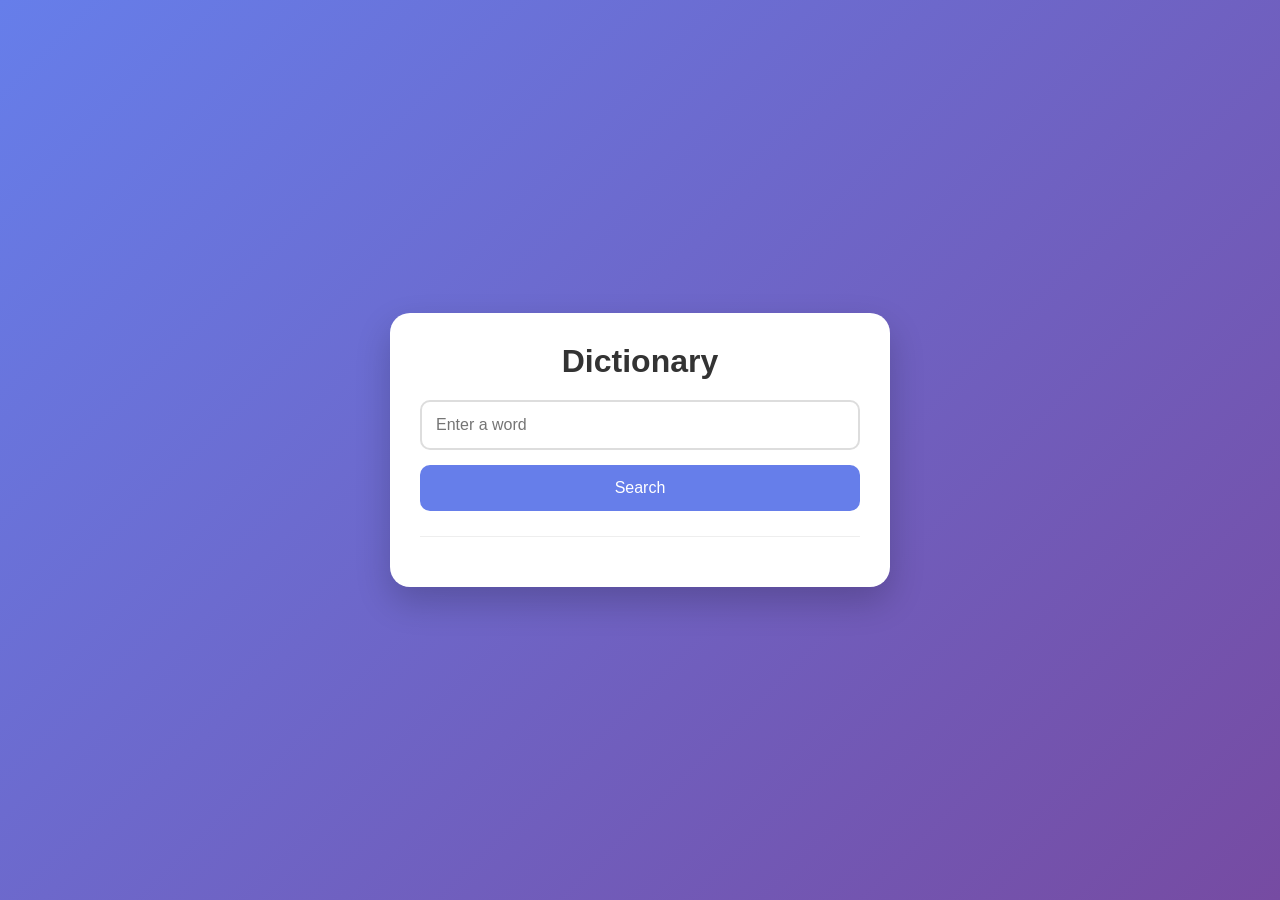
<file: mini-projects/dictionary/dictionary.html>
<!DOCTYPE html>
<html lang="en">
<head>
    <meta charset="UTF-8">
    <meta name="viewport" content="width=device-width, initial-scale=1.0">
    <title>Dictionary App</title>
    <link rel="stylesheet" href="styles/dictionary.css">
</head>
<body>

    <div class="container">
        <h1>Dictionary</h1>

        <input type="text" id="wordInput" placeholder="Enter a word">

        <button class="search-btn" id="searchBtn">Search</button>

        <div id="result"></div>
    </div>

    <script src="scripts/dictionary.js"></script>
</body>
</html>
</file>
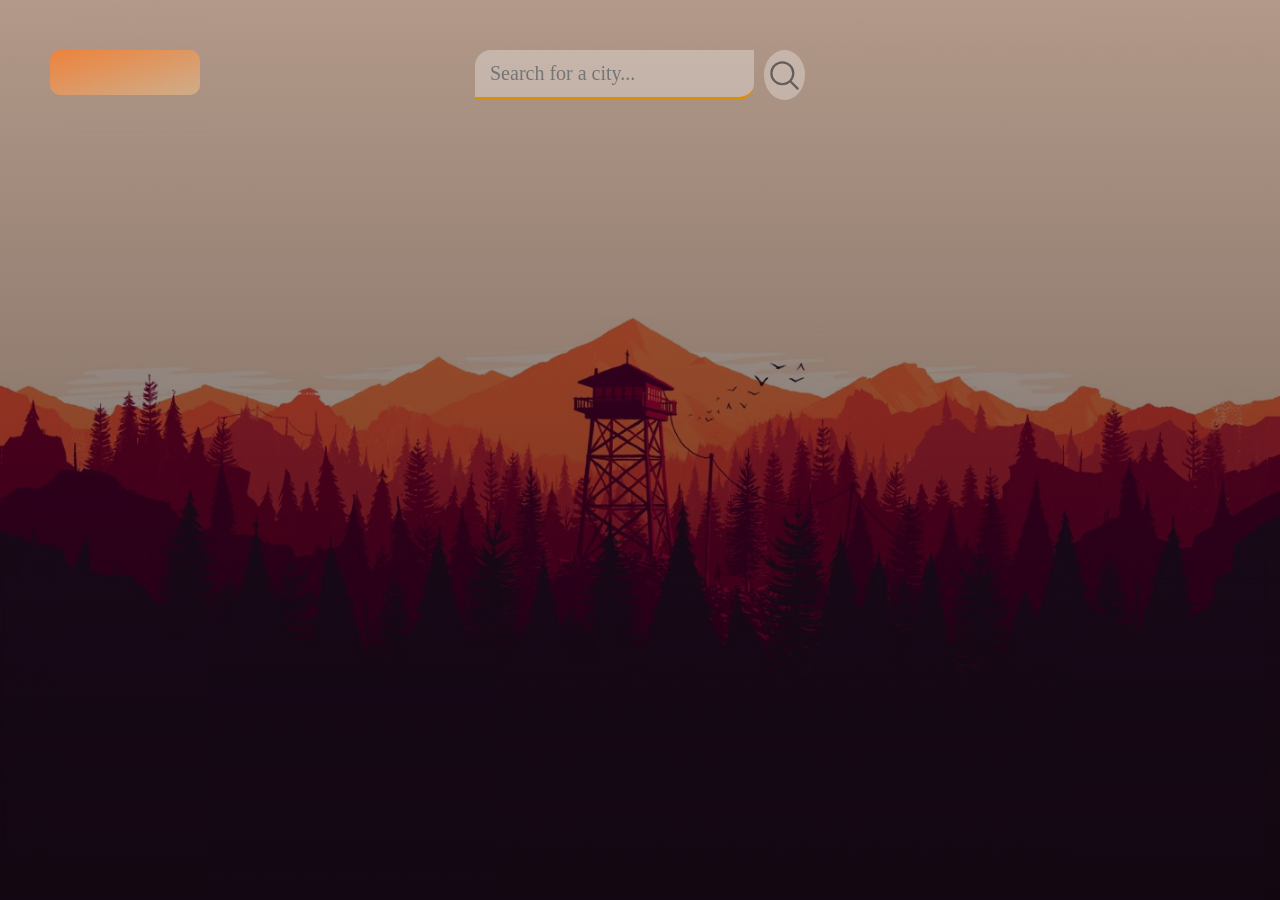
<file: mini-projects/weather/weather.html>
<!DOCTYPE html>
<html lang="en">
<head>
  <meta charset="UTF-8">
  <meta name="viewport" content="width=device-width, initial-scale=1.0">
  <meta http-equiv="X-UA-Compatible" content="ie=edge">
  <title>Weather app</title>
  <link rel="stylesheet" href="styles/weather.css"/>
  <link rel="stylesheet" href="ce-clock-box/clock-box.css">
</head>
<body>
  <clock-box class="clock-box"></clock-box>
  <div class="app-wrap">
    <header>
      <div class="input-wrapper">
        <input type="text" autocomplete="off" class="search-box" placeholder="Search for a city..." />
        <button class="search-btn">
          <svg xmlns="http://www.w3.org/2000/svg" fill="none" viewBox="0 0 24 24" stroke-width="1.5" stroke="currentColor" class="size-6">
            <path stroke-linecap="round" stroke-linejoin="round" d="m21 21-5.197-5.197m0 0A7.5 7.5 0 1 0 5.196 5.196a7.5 7.5 0 0 0 10.607 10.607Z" />
          </svg>
        </button>
      </div>
    </header>
    <main>
      <div class="data">
        <section class="location">
          <div class="city"></div>
          <div class="date"></div>
        </section>
        <div class="current">
          <div class="temp"><span></span></div>
          <div class="weather"></div>
          <div class="hi-low"></div>
        </div>
      </div>
      <p class="error-text">Could not establish connection to the weather service.</p>
    </main>
  </div>
  <script type="module" src="scripts/weather.js"></script>
</body>
</html>
</file>
<file: styles/fonts.css>
@font-face {
    font-family: 'ubuntu-reg';
    src: url(../fonts/Ubuntu/Ubuntu-Regular.ttf);
}
@font-face {
    font-family: 'ubuntu-light';
    src: url(../fonts/Ubuntu/Ubuntu-Light.ttf);
}
@font-face {
    font-family: 'ubuntu-med';
    src: url(../fonts/Ubuntu/Ubuntu-Medium.ttf);
}
@font-face {
    font-family: 'IBM-med';
    src: url(../fonts/IBM_Plex_Mono/IBMPlexMono-Medium.ttf);
}
@font-face {
    font-family: 'IBM-reg';
    src: url(../fonts/IBM_Plex_Mono/IBMPlexMono-Regular.ttf);
}
</file>
<file: styles/main.css>
:root {
    --bg1: #292F36;
    --bg1-hover: #323A43;
    --bg2: #12161A;
    --bg2-hover: #1F242B;
    --brand1: #12F7D6;
    --brand1-hover: #0BC7AC;
    --brand2: #98FAEC;
    --grey: #43454D;
    --white: #FFFFFF;
    --html: #E54F26;
    --css: #0C73B8;
    --js: #E7A020;
    --react: #28A9E0;
    --tailwind: #38BDF8;
    --git: #F05033;
}

* {
    margin: 0;
    padding: 0;
    box-sizing: border-box;
}

html{
    font-size: 62.5%;
    scroll-behavior: smooth;
}

body{
    font-size: 1.6rem;
    background-color: var(--bg1);
}


/*-------------------------------Components-------------------------------*/

.container{
    width: 80%;
}

.html-tags{
    font-family: 'IBM-reg';
    color: var(--brand2);
    font-size: 1.2rem;
}

.scroll-module{
    width: 100%;
    display: flex;
    justify-content: center;
    margin-bottom: 6rem;
}

.title-underline-module{
    width: 100%;
    height: 2.5rem;
    display: flex;
    justify-content: center;
    align-items: center;
}

.title-underline-content{
    position: relative;
    width: 12rem;
    height: 0.2rem;
    background-color: var(--brand1);
}

.title-underline-content::before,
.title-underline-content::after{
    content: '';
    position: absolute;
    display: block;
    width: 0.8rem;
    height: 0.8rem;
    background-color: var(--brand1);
    border-radius: 50%;
}

.title-underline-content::before{
    left: 0;
    top: 50%;
    transform: translate(-50%, -50%);
}

.title-underline-content::after{
    right: 0;
    top: 50%;
    transform: translate(50%, -50%);
}

/*-------------------------------FIXED MENU-------------------------------*/

.fixed-menu{
    width: 5.5rem;
    height: 34rem;
    background-color: var(--bg2);
    position: fixed;
    top: 7rem;
    left: 7rem;
    border-radius: 3rem;
    padding: 0.5rem 0;
}

.fixed-menu-ul{
    list-style: none;
    width: 100%;
    height: 100%;
    display: flex;
    flex-direction: column;
    justify-content: space-around;
    align-items: center;
}

.fixed-menu-li{
    width: 3.5rem;
    height: 3.5rem;
    border-radius: 100%;
    display: flex;
    justify-content: center;
    align-items: center;
    transition: all 200ms ease-in-out;
    cursor: pointer;
}

.fixed-menu-li > a{
    width: 100%;
    height: 100%;
    display: flex;
    justify-content: center;
    align-items: center;
}

.fixed-menu-li > a > svg > path{
    transition: all 200ms ease-in-out;   
}

.fixed-menu-li:hover{
    background-color: var(--white);
}

.fixed-menu-li:hover > a > svg > path{
    fill: var(--bg2);
}


/*-------------------------------HEADER-------------------------------*/

header{
    width: 100%;
    display: flex;
    justify-content: center;
}

.nav-bar{
    display: flex;
    height: 8rem;
}

.nav-bar > *{
    flex: 1;
}

.nav-logoname{
    display: flex;
    align-items: center;
}

.logo-icon{
    font-family: "IBM-med";
    font-size: 2.6rem;
    color: var(--brand1);
}

.logo-text{
    font-family: 'IBM-med';
    margin-left: 0.5rem;
    color: var(--white);
}

.nav-menu{
    display: flex;
    justify-content: center;
    list-style: none;
    align-items: center;
}

.nav-menu > :first-child{
    margin-right: 2rem;
}

.nav-menu > li{
    color: var(--white);
    font-family: 'IBM-reg';
}

.nav-menu > li > a:hover{
    color: var(--brand1);
}

.nav-menu > li > a{
    text-decoration: none;
    color: inherit;
    transition: all 200ms ease-in-out 50ms;
}

.nav-links{
    list-style: none;
    display: flex;
    align-items: center;
    justify-content: end;
}

.nav-links > li{
    color: var(--white);
    font-family: 'IBM-reg';
    font-size: 1.2rem;
}

.nav-links > li:hover > a > span{
    color: var(--brand1);
}

.nav-links > :nth-child(1),
.nav-links > :nth-child(2){
    margin-right: 1rem;
}

.nav-links > li > a{
    text-decoration: none;
    color: inherit;
    display: flex;
    align-items: center;
}

.nav-links > li > a > span{
    transition: all 200ms ease-in-out 50ms;
}

.nav-instagram-logo,
.nav-linkedin-logo,
.nav-github-logo{
    margin-right: 0.3rem;
    width: fit-content;
    height: fit-content;
    display: flex;
    justify-content: center;
    align-items: center;
}
.separator-line{
    background-color: var(--grey);
    width: 100%;
    height: 1px;
}

/*-------------------------------HOME-------------------------------*/

.home{
    display: flex;
    justify-content: center;
    padding: 5rem 0 8rem;
}

.home-title{
    display: flex;
    justify-content: center;
    align-items: center;
    font-family: 'ubuntu-reg';
    color: var(--brand2);
    font-size: 5.8rem;
    font-weight: 500;
    margin-bottom: 5rem;
}

.home-content{
    display: grid;
    grid-template-columns: repeat(3, auto);
}

.home-content > div{
    flex: 1;
}

.bio-box-wrapper{
    display: flex;
    justify-content: center;
    align-items: center;
}

.bio-box{
    display: flex;
    flex-direction: column;
    align-items: center;
    width: 26rem;
    height: 43rem;
    border: 3px solid var(--white);
    border-top-left-radius: 11rem;
    border-bottom-right-radius: 11rem;
    padding: 2rem;
    box-shadow: -4px -4px 2px var(--brand1);
}

.bio-box > img {
    width: 8rem;
}

.bio-name{
    font-family: 'IBM-med';
    color: var(--white);
    margin-top: 0.8rem;
    font-size: 2.2rem;
}

.bio-job{
    font-family: 'IBM-reg';
    font-size: 1.1rem;
    color: var(--white);
    margin-top: 0.4rem;
}

.bio-ul{
    list-style: none;
    color: var(--white);
    font-family: 'IBM-reg';
    font-size: 1.2rem;
    margin-top: 2.5rem;
    width: 100%;
}

.bio-ul > li{
    margin-bottom: 1.2rem;
    display: flex;
    align-items: center;
}

.bio-ul > li > span{
    margin-left: 1rem;
}

.bio-skills{
    list-style: none;
    width: 100%;
    display: flex;
    justify-content: space-between;
    color: var(--bg1);
    font-family: 'IBM-reg';
    margin-top: 1rem;
}

.bio-skills > li{
    padding: 0 0.8rem;
    background-color: var(--brand1);
    border-radius: 0.8rem;
    font-size: 1.4rem;
}

.bio-btn{
    background-color: var(--white);
    margin-top: 1.8rem;
    padding: 1rem 2.5rem;
    display: flex;
    align-items: center;
    color: var(--bg1);
    font-family: 'ubuntu-reg';
    border-radius: 3rem;
    text-decoration: none;
    transition: all 200ms ease-in-out;
}

.bio-btn:hover{
    background-color: #f2f2f2;
    transform: translateY(-3px);
    box-shadow: 0 8px 20px rgba(255, 255, 255, 0.08);
}

.bio-btn > span{
    margin-right: 1.5rem;
}

.home-description-wrapper{
    display: flex;
    justify-content: center;
    align-items: center;
}

.home-description{
    max-width: 46rem;
    display: flex;
    flex-direction: column;
    padding: 1rem;
}

.home-description-title{
    font-family: 'ubuntu-reg';
    color: var(--white);
    padding: 1rem 1.5rem;
    font-size: 3.8rem;
}

.home-description-title > span {
    color: var(--brand1);
}

.description-text{
    font-family: 'IBM-reg';
    font-size: 1.2rem;
    color: var(--white);
    padding: 1rem 1.5rem;
}

.home-contact-link{
    color: var(--brand1);
    font-family: 'IBM-med';
    font-size: 2rem;
    text-decoration: none;
    margin: 1rem 1.5rem;
    display: flex;
    width: fit-content;
}

.home-contact-link:hover{
    transform:translateY(-2px);
    text-shadow:0 10px 25px rgba(18,247,214,.25);
}

.home-contact-link-svg-box{
    background-color: var(--grey);
    width: 2.7rem;
    height: 2.7rem;
    display: flex;
    justify-content: center;
    align-items: center;
    border-radius: 100%;
    margin-left: 1rem;
}

.experiences-box-wrapper{
    display: flex;
    justify-content: center;
    align-items: center;
}


.experiences-box-ul{
    list-style: none;
    background-color: var(--bg2);
    padding: 4rem 2rem;
    width: fit-content;
    height: 28rem;
    color: var(--white);
    border-radius: 6rem;
    display: flex;
    flex-direction: column;
    justify-content: space-between;
}

.experiences-box-ul > li {
    display: flex;
    align-items: center;
    gap: 1rem;
}

.experiences-box-ul > li > span{
    font-family: 'IBM-med';
    color: var(--brand1);
    font-size: 3.2rem;
}

.experiences-box-ul > li > p{
    max-width: 10rem;
    font-family: 'IBM-reg';
    font-size: 1.2rem;
}


/*-------------------------------ABOUT ME-------------------------------*/

.about-me{
    display: flex;
    justify-content: center;
    padding: 8rem 0;
    background:linear-gradient(rgba(24,24,36,.8), rgba(24,24,36,.8)),url(../images/about-me-bg.png);
}

.about-me-wrapper{
    display: flex;
    justify-content: center;
    gap: 10rem;
}

.about-me-content{
    display: flex;
    flex-direction: column;
    justify-content: center;
}

.about-me-content-title{
    font-family: 'ubuntu-reg';
    color: var(--white);
    background-color: var(--bg1);
    width: fit-content;
    height: fit-content;
    padding: 1.5rem 2.5rem;
    border-top-left-radius: 3rem;
    border-bottom-right-radius: 3rem;
    border: 3px solid var(--brand1);
}

.about-me-content-description{
    max-width: 60rem;
    background-color: var(--bg1);
    padding: 2rem 3rem;
    border-radius: 3rem;
    margin-top: 4rem;
    display: flex;
    flex-direction: column;
    gap: 1rem;
}

.about-me-content-description > h3{
    font-family: 'IBM-med';
    color: var(--brand1);
}

.about-me-content-description > p{
    font-family: 'IBM-reg';
    font-size: 1.4rem;
    color: var(--white);
}

.about-me-content-description > p > span{
    color: var(--brand1);
}

.about-me-img-wrapper > img{
    width: 34rem;
}


/*-------------------------------SKILLS-------------------------------*/

.skills{
    display: flex;
    justify-content: center;
    padding: 8rem 0;
    background:linear-gradient(rgba(25, 35, 50, .8), rgba(25, 35, 50, .8)),url(../images/skills-bg.png);
}

.skills-wrapper{
    display: flex;
    flex-direction: column;
    align-items: center;
}

.skills-title{
    display: flex;
    justify-content: center;
    font-family: 'ubuntu-reg';
    color: var(--brand1);
    font-size: 3.8rem;
    font-weight: 100;
}

.skills-description{
    font-family: 'IBM-reg';
    color: var(--white);
}

.skills-content{
    width: 100%;
    display: grid;
    grid-template-columns: 1fr 1fr 1fr;
    grid-template-rows: 1fr 1fr;
    grid-row-gap: 5rem;
    margin-top: 5rem;
}

.skill-box{
    display: flex;
    flex-direction: column;
    justify-content: center;
    align-items: center;
    gap: 0.5rem;
}

.cicular-progress{
    height: 120px;
}

.skill-circle{
    width: 10rem;
    height: 10rem;
    background-color: #fff;
    border-radius: 50%;
}

.skill-name{
    font-family: 'IBM-med';
    font-size: 2rem;
    font-weight: 100;
}

.skill-box:nth-child(1) > .skill-name{
    color: var(--html);
}

.skill-box:nth-child(2) > .skill-name{
    color: var(--css);
}

.skill-box:nth-child(3) > .skill-name{
    color: var(--js);
}

.skill-box:nth-child(4) > .skill-name{
    color: var(--react);
}

.skill-box:nth-child(5) > .skill-name{
    color: var(--tailwind);
}

.skill-box:nth-child(6) > .skill-name{
    color: var(--git);
}


/*-------------------------------WORKS-------------------------------*/

.works{
    display: flex;
    justify-content: center;
    padding: 8rem 0;
    background:linear-gradient(rgba(25, 35, 50, .8), rgba(25, 35, 50, .8)),url(../images/works-bg.png);
}

.works-wrapper{
    display: flex;
    flex-direction: column;
    align-items: center;
}

.works-title{
    display: flex;
    justify-content: center;
    font-family: 'ubuntu-reg';
    color: var(--brand1);
    font-size: 3.8rem;
    font-weight: 100;
}

.works-description{
    font-family: 'IBM-reg';
    color: var(--white);
}

.works-content{
    width: 70rem;
    display: flex;
    justify-content: space-between;
    align-items: center;
    margin-top: 5rem;
}

.prev-btn,.next-btn{
    width: 7rem;
    height: 7rem;
    border-radius: 50%;
    display: flex;
    justify-content: center;
    align-items: center;
    background-color: var(--bg2);
    cursor: pointer;
    transition: all 200ms ease-in-out;
}

.prev-btn:hover,
.next-btn:hover{
    background: var(--bg2-hover);
    transform:translateY(-2px);
    transform: scale(1.05);
    box-shadow: 0 12px 35px rgba(0, 0, 0, 0.55);
}

.project{
    text-decoration: none;
    color: inherit;
    display: flex;
    flex-direction: column;
    justify-content: center;
    align-items: center;
    gap: 2rem;
    width: 48rem;
    background-color: var(--bg1);
    padding: 2rem;
    border-radius: 2rem;
    box-shadow: 0 8px 24px rgba(0, 0, 0, 0.45);
}

.project > img{
    width: 100%;
    height: 24rem;
    border-radius: 2rem;
}

.project-description{
    max-width: 100%;
    color: var(--white);
    text-align: center;
    font-family: 'ubuntu-reg';
    font-size: 1.4rem;
}

/*-------------------------------BLOGS-------------------------------*/

.blogs{
    display: flex;
    justify-content: center;
    padding: 8rem 0;
    background:linear-gradient(rgba(25, 35, 50, .8), rgba(25, 35, 50, .8)),url(../images/blog-bg.png);
}

.blogs-wrapper{
    display: flex;
    flex-direction: column;
    align-items: center;
}

.blogs-title{
    display: flex;
    justify-content: center;
    font-family: 'ubuntu-reg';
    color: var(--brand1);
    font-size: 3.8rem;
    font-weight: 100;
}

.blogs-description{
    font-family: 'IBM-reg';
    color: var(--white);
}

.blog-box{
    margin-top: 5rem;
    display: flex;
    width: 80%;
    justify-content: space-between;
    padding: 5rem 2rem;
    border-top: 1px solid var(--white);
    border-bottom: 1px solid var(--white);
}

.blog-box > img{
    width: 24rem;
    object-fit: contain;
    margin-right: 2rem;
    border-radius: 1.5rem;
    box-shadow: 0 10px 40px rgba(0, 0, 0, 0.4);
}

.blog-content{
    width: 55rem;
    display: flex;
    flex-direction: column;
    justify-content: center;
    gap: 2rem;
    padding-right: 2rem;
}

.blog-content-title{
    font-family: 'ubuntu-reg';
    font-size: 2.4rem;
    font-weight: 100;
    color: var(--brand1);
}

.blog-content-text{
    font-family: 'ubuntu-light';
    color: var(--white);
    width: 100%;
    display: -webkit-box;
    -webkit-line-clamp: 2;
    line-clamp: 2;
    -webkit-box-orient: vertical;
    overflow: hidden;
    text-overflow: ellipsis;
    line-height: 1.4em;
}

.blog-readmore{
    text-decoration: none;
    display: flex;
    gap: 0.5rem;
}

.blog-readmore > p{
    border-bottom: 1px solid var(--white);
}

.blog-readmore > p,
.blog-readmore > span{
    font-family: 'ubuntu-light';
    color: var(--brand1);
    padding: .5rem 0;
    width: fit-content;
}

.blog-info{
    list-style: none;
    font-family: 'IBM-med';
    color: var(--white);
    display: flex;
    justify-content: space-between;
}

.blog-info > li{
    display: flex;
    align-items: center;
    gap: 0.5rem;
}

.blog-info > li > span{
    font-family: 'ubuntu-light';
    font-size: 1.4rem;
}

.vm-btn{
    font-family: 'ubuntu-reg';
    color: var(--bg1);
    background-color: var(--brand1);
    padding: 1rem 2.5rem;
    border-radius: 6rem;
    transition: all 200ms ease-in-out;
    margin-top: 6rem;
    text-decoration: none;
}

.vm-btn:hover{
    background: var(--brand1-hover);
    transform:translateY(-2px);
    box-shadow:0 10px 25px rgba(18,247,214,.15);
}

/*-------------------------------CONTACT-------------------------------*/

.contact{
    display: flex;
    justify-content: center;
    padding: 8rem 0;
    background:linear-gradient(rgba(24,24,36,.8), rgba(24,24,36,.8)),url(../images/contact-bg.png);
}

.contact-wrapper{
    display: flex;
    flex-direction: column;
    align-items: center;
}

.contact-title{
    display: flex;
    justify-content: center;
    font-family: 'ubuntu-reg';
    color: var(--brand1);
    font-size: 3.8rem;
    font-weight: 100;
}

.contact-description{
    font-family: 'IBM-reg';
    color: var(--white);
}

.contact-content{
    margin-top: 5rem;
    display: flex;
    flex-direction: column;
    align-items: center;
    width: 100%;
}

.contact-content > h2{
    font-family: 'IBM-med';
    color: var(--brand1);
    font-weight: 100;
    border: 2px solid var(--brand1);
    padding: 1.2rem 3rem;
    border-top-left-radius: 2.5rem;
    border-bottom-right-radius: 2.5rem;
}

.contact-form{
    font-family: 'ubuntu-light';
    width: 70%;
    display: flex;
    flex-direction: column;
    align-items: center;
    margin-top: 4rem;
}

.contact-form > input{
    width: 100%;
    padding: 1rem 0;
    margin-bottom: 2rem;
    background-color: inherit;
    border: none;
    border-bottom: 1px solid var(--brand2);
    color: var(--white);
}

.contact-form > input::placeholder{
    color: var(--white);
    font-weight: 100;
}

.contact-form > input:focus{
    outline: none;
}

.contact-form > input:focus::placeholder{
    opacity: 0.3;
}

.contact-form > label{
    width: 100%;
    color: var(--brand1);
}

.contact-form > textarea{
    width: 100%;
    height: 20rem;
    background-color: var(--bg1);
    border: none;
    outline: none;
    padding: 1rem;
    color: var(--white);
    border-radius: 1rem;
    margin-top: 1rem;
}

.contact-form > textarea:focus::placeholder{
    opacity: 0.3;
}

.contact-form > textarea::placeholder{
    color: var(--white);
}

.contact-form > button{
    display: flex;
    align-items: center;
    gap: 1.2rem;
    background-color: var(--brand1);
    color: var(--bg1);
    width: fit-content;
    padding: 1.5rem 2.5rem;
    border-radius: 3rem;
    margin-top: 4rem;
    margin-bottom: 0;
    font-family: 'ubuntu-reg';
    font-size: 1.8rem;
    cursor: pointer;
    transition: all 200ms ease-in-out;
    border: none;
}

.contact-form > button:hover{
    background: var(--brand1-hover);
    transform:translateY(-2px);
    box-shadow:0 10px 25px rgba(18,247,214,.15);
}


/*-------------------------------FOOTER-------------------------------*/

footer{
    display: flex;
    justify-content: center;
    background-color: var(--bg1);
}

.footer-wrapper{
    width: 100%;
    display: flex;
    justify-content: space-between;
    padding: 2rem 2rem;
}

.footer-copyright{
    display: flex;
    align-items: center;
    font-family: 'ubuntu-light';
    color: var(--white);
}

.footer-links{
    width: 15rem;
    list-style: none;
    display: flex;
    justify-content: space-between;
    align-items: center;
}

.footer-links > li{
    width: 3.5rem;
    height: 3.5rem;
    border-radius: 50%;
    display: flex;
    justify-content: center;
    align-items: center;
    background-color: var(--brand2);
    transition: all 200ms ease-in-out;
}

.footer-links > li:hover {
  background: #7EF5E3;
  transform: translateY(-2px);
  box-shadow:
    0 8px 20px rgba(152, 250, 236, 0.35),
    0 0 10px rgba(152, 250, 236, 0.5);
}

.footer-links > li > a{
    width: 100%;
    height: 100%;
    display: flex;
    justify-content: center;
    align-items: center;
}

.footer-links > li > a > svg{
    width: 2rem;
    height: 2rem;
}

.footer-links > li > a > path,
.footer-links > li > a > svg > path{
    fill: var(--bg1) !important;
}

/*-------------------------------Animations-------------------------------*/

.animate-next{

    animation: next-slide .4s ease;

}



@keyframes next-slide{

    from{

        opacity:0;
        transform:translateX(40px);

    }


    to{

        opacity:1;
        transform:translateX(0);

    }

}


.animate-perv{

    animation: perv-slide .4s ease;

}



@keyframes perv-slide{

    from{

        opacity:0;
        transform:translateX(-40px);

    }


    to{

        opacity:1;
        transform:translateX(0);

    }

}
</file>
<file: styles/responsive.css>
@media screen and (max-width: 1366px){
    .fixed-menu{
        left: 2rem;
    }
    .blog-box{
        width: 90%;
    }
}


/*---------------------------------------------------------------*/



@media screen and (max-width: 1200px){
    .container{
        width: 85%;
    }
    .home-description-title{
        font-size: 3.4rem;
    }
    .blog-box{
        width: 100%;
    }
}


/*---------------------------------------------------------------*/



@media screen and (max-width: 992px){
    .fixed-menu{
        display: none;
    }
    .nav-links{
        display: none;
    }
    .nav-menu{
        justify-content: end;
    }
    .home-content{
        grid-template-columns: 1fr 1fr;
        grid-template-rows: 1fr 1fr;
    }
    .bio-box-wrapper{
        grid-column: 1 / 3;
    }
    .about-me-wrapper{
        flex-direction: column;
        align-items: center;
    }
    .about-me-img-wrapper > img{
        width: 30rem;
    }
    .works-content{
        width: 100%;
    }
    .blog-box{
        padding: 3rem 1rem;
    }
    .blog-box > img{
        width: 16rem;
    }
    .blog-content {
        gap: 1.5rem;
    }
    .blog-content-text{
        font-size: 1.4rem;
    }
    .blog-readmore > p, .blog-readmore > span{
        font-size: 1.4rem;
    }
    .blog-info > li{
        font-size: 1.4rem;
        gap: 0.1rem;
    }
    .blog-info > li > span{
        font-size: 1.2rem;
    }
}


/*---------------------------------------------------------------*/



@media screen and (max-width: 768px){
    .scroll-module{
        margin-bottom: 3rem;
    }
    .container{
        width: 90%;
    }
    .home,
    .about-me,
    .skills,
    .works,
    .blogs,
    .contact{
        padding: 4rem 0;
    }
    .home-title{
        font-size: 4.4rem;
    }
    .home-content{
        grid-template-columns: 1fr;
        grid-template-rows: 1.5fr 1.5fr 1fr;
    }
    .bio-box-wrapper{
        grid-column: auto;
    }
    .about-me-wrapper{
        gap: 5rem;
    }
    .skills-description,
    .works-description,
    .blogs-description,
    .contact-description{
        font-size: 1.4rem;
    }
    .skills-content{
        grid-template-columns: 1fr 1fr;
        grid-template-rows: 1fr 1fr 1fr;
    }
    .project{
        width: 34rem;
    }
    .project > img{
        height: 16rem;
    }
    .project-description{
        font-size: 1.4rem;
    }
    .prev-btn, .next-btn{
        width: 5rem;
        height: 5rem;
    }
    .prev-btn > svg, .next-btn > svg{
        width: 3rem;
        height: 3rem;
    }
    .blog-box{
        flex-direction: column;
        align-items: center;
        gap: 2rem;
    }
    .blog-content{
        width: 100%;
    }
    .footer-copyright{
        font-size: 1.4rem;
    }
}


/*---------------------------------------------------------------*/



@media screen and (max-width: 580px){
    .container{
        width: 95%;
    }
    .nav-logoname{
        flex: 2;
    }
    .home-title {
        font-size: 3.8rem;
    }
    .home-description-title{
        font-size: 3rem;
    }
    .experiences-box-ul > li > p{
        font-size: 1rem;
    }
    .experiences-box-ul > li > span{
        font-size: 2.6rem;
    }
    .about-me-content-title{
        font-size: 1.8rem;
    }
    .about-me-content-description > p{
        font-size: 1.2rem;
    }
    .about-me-content-description > h3{
        font-size: 1.6rem;
    }
    .skills-description,
    .works-description,
    .blogs-description,
    .contact-description{
        font-size: 1.2rem;
    }

    .skills-title,
    .works-title,
    .blogs-title,
    .contact-title{
        font-size: 2.8rem;
    }
    .blog-info > li{
        font-size: 1.2rem;
    }
    .blog-info > li > span{
        font-size: 1rem;
    }
    .contact-content > h2{
        font-size: 2rem;
    }
    .contact-form{
        width: 90%;
    }
    .contact-form > label{
        font-size: 1.4rem;
    }
    .contact-form > input{
        font-size: 1.2rem;
    }
    .contact-form > textarea{
        font-size: 1.2rem;
    }
    .contact-form > button{
        font-size: 1.6rem;
        gap: 0.6rem;
        padding: 1rem 1.8rem;
    }
    .contact-form > button > svg{
        width: 1.8rem;
    }
    .footer-wrapper{
        padding: 2rem 0rem;
    }
    .footer-links{
        width: 12rem;
    }
}


/*---------------------------------------------------------------*/


@media screen and (max-width: 480px){
    .home, .about-me, .skills, .works, .blogs, .contact {
        padding: 2rem 0;
    }
    .logo-icon{
        font-size: 1.6rem;
    }
    .logo-text{
        font-size: 1.4rem;
    }
    .nav-menu > :first-child{
        margin-right: 0.8rem;
    }
    .nav-menu > li > a{
        font-size: 1.4rem;
    }
    .home-title{
        font-size: 2.8rem;
    }
    .home-description-title{
        font-size: 2.4rem;
    }
    .about-me-content-title{
        font-size: 1.6rem;
        padding: 1.2rem 2rem;
    }
    .about-me-img-wrapper > img{
        width: 24rem;
    }
    .skills-content {
        /* grid-template-columns: 1fr;
        grid-template-rows: repeat(6, 1fr); */
        grid-row-gap: 2rem;
    }
    .skill-box{
        gap: 0;
    }
    .cicular-progress{
        height: 100px;
    }
    .skill-name{
        font-size: 1.8rem;
    }
    .project{
        width: 24rem;
        padding: 1rem;
        gap: 1rem;
    }
    .project > img{
        height: 12rem;
    }
    .prev-btn, .next-btn{
        width: 3rem;
        height: 3rem;
    }
    .prev-btn > svg, .next-btn > svg {
        width: 2rem;
        height: 2rem;
    }
    .project-description {
        font-size: 1.2rem;
    }
    .blog-content{
        padding-right: 0;
    }
    .blog-content-title{
        font-size: 1.8rem;
    }
    .blog-info{
        display: grid;
        grid-template-columns: repeat(2, 1fr);
        grid-template-rows: repeat(2, 1fr);
    }
    .blog-info > li{
        display: flex;
    }
    .blog-info > li:nth-child(2),
    .blog-info > li:nth-child(4){
        justify-content: center;
    }
    .blogs-btns {
        gap: 1.5rem;
        margin-top: 3rem;
    }
    .contact-content > h2 {
        font-size: 1.8rem;
        padding: 0.8rem 2rem;
    }
    .contact-form > button{
        margin-top: 2rem;
    }
    .footer-wrapper {
        display: flex;
        flex-direction: column-reverse;
        align-items: center;
        gap: 1.5rem;
    }
    .footer-links{
        width: 15rem;
    }
}

/*---------------------------------------------------------------*/

@media screen and (max-width: 360px){
    .project{
        width: 20rem;
    }
    .project > img{
        height: 10rem;
    }
}
</file>
<file: blogs/styles/blog-content.css>
:root {
    --bg1: #292F36;
    --bg1-hover: #323A43;
    --bg2: #12161A;
    --bg2-hover: #1F242B;
    --brand1: #12F7D6;
    --brand1-hover: #0BC7AC;
    --brand2: #98FAEC;
    --grey: #43454D;
    --white: #FFFFFF;
    --html: #E54F26;
    --css: #0C73B8;
    --js: #E7A020;
    --react: #28A9E0;
    --tailwind: #38BDF8;
    --git: #F05033;
}

* {
    margin: 0;
    padding: 0;
    box-sizing: border-box;
}

html{
    font-size: 62.5%;
    scroll-behavior: smooth;
}

body{
    font-size: 1.6rem;
    background-color: var(--bg2);
}


/*-------------------------------Components-------------------------------*/

.container{
    width: 80%;
}

.open{
    display: flex !important;
}


/*-------------------------------HEADER-------------------------------*/

header{
    width: 100%;
    display: flex;
    justify-content: center;
}

.nav-bar{
    display: flex;
    height: 8rem;
}

.nav-bar > *{
    flex: 1;
}

.nav-logoname{
    display: flex;
    align-items: center;
}

.logo-icon{
    font-family: "IBM-med";
    font-size: 2.6rem;
    color: var(--brand1);
}

.logo-text{
    font-family: 'IBM-med';
    margin-left: 0.5rem;
    color: var(--white);
}

.nav-menu{
    display: flex;
    justify-content: center;
    list-style: none;
    align-items: center;
}

.nav-menu > :first-child{
    margin-right: 2rem;
}

.nav-menu > li{
    color: var(--white);
    font-family: 'IBM-reg';
}

.nav-menu > li > a:hover{
    color: var(--brand1);
}

.nav-menu > li > a{
    text-decoration: none;
    color: inherit;
    transition: all 200ms ease-in-out 50ms;
}

.nav-links{
    list-style: none;
    display: flex;
    align-items: center;
    justify-content: end;
}

.nav-links > li{
    color: var(--white);
    font-family: 'IBM-reg';
    font-size: 1.2rem;
}

.nav-links > li:hover > a > span{
    color: var(--brand1);
}

.nav-links > :nth-child(1),
.nav-links > :nth-child(2){
    margin-right: 1rem;
}

.nav-links > li > a{
    text-decoration: none;
    color: inherit;
    display: flex;
    align-items: center;
}

.nav-links > li > a > span{
    transition: all 200ms ease-in-out 50ms;
}

.nav-instagram-logo,
.nav-linkedin-logo,
.nav-github-logo{
    margin-right: 0.3rem;
    width: fit-content;
    height: fit-content;
    display: flex;
    justify-content: center;
    align-items: center;
}
.separator-line{
    background-color: var(--grey);
    width: 100%;
    height: 1px;
}


/*-------------------------------BLOG-------------------------------*/

.blog-wrapper{
    width: 90rem;
    margin: 0 auto;
    display: none;
    flex-direction: column;
    align-items: center;
    padding: 5rem 0;
}

.blog-title{
    font-family: 'ubuntu-reg';
    font-size: 3.2rem;
    font-weight: 100;
    color: var(--brand1);
}

.info-box {
    margin-top: 3rem;
    height: 5rem;
    display: flex;
    align-items: center;
    border-top: 2px solid var(--grey);
    border-bottom: 2px solid var(--grey);
    padding: 0 2rem;
}

.info-box > ul{
    width: 34rem;
    list-style: none;
    font-family: 'IBM-med';
    color: var(--white);
    display: flex;
    justify-content: space-between;
}

.info-box > ul > li > span{
    font-family: 'ubuntu-light';
    font-size: 1.4rem;
}

.blog-img{
    margin-top: 3rem;
    width: 35rem;
    height: 35rem;
    object-fit: cover;
    border-radius: 2rem;
    box-shadow:
    0 15px 50px rgba(0, 0, 0, 0.6),
    0 0 0 1px rgba(255,255,255,0.05);
}

.blog-subtitle{
    font-family: 'ubuntu-light';
    color: var(--brand1);
    margin-top: 6rem;
    width: 100%;
    text-align: left;
}

.blog-text{
    font-family: 'ubuntu-light';
    color: var(--white);
    margin-top: 3rem;
}


/*-------------------------------FOOTER-------------------------------*/

footer{
    display: flex;
    justify-content: center;
    background-color: var(--bg1);
    margin-top: 10rem;
}

.footer-wrapper{
    width: 100%;
    display: flex;
    justify-content: space-between;
    padding: 2rem 2rem;
}

.footer-copyright{
    display: flex;
    align-items: center;
    font-family: 'ubuntu-light';
    color: var(--white);
}

.footer-links{
    width: 15rem;
    list-style: none;
    display: flex;
    justify-content: space-between;
    align-items: center;
}

.footer-links > li{
    width: 3.5rem;
    height: 3.5rem;
    border-radius: 50%;
    display: flex;
    justify-content: center;
    align-items: center;
    background-color: var(--brand2);
    transition: all 200ms ease-in-out;
}

.footer-links > li:hover {
  background: #7EF5E3;
  transform: translateY(-2px);
  box-shadow:
    0 8px 20px rgba(152, 250, 236, 0.35),
    0 0 10px rgba(152, 250, 236, 0.5);
}

.footer-links > li > a{
    width: 100%;
    height: 100%;
    display: flex;
    justify-content: center;
    align-items: center;
}

.footer-links > li > a > svg{
    width: 2rem;
    height: 2rem;
}

.footer-links > li > a > path,
.footer-links > li > a > svg > path{
    fill: var(--bg1) !important;
}


/*-------------------------------Responsive-------------------------------*/


@media screen and (max-width: 1200px) {
    .blog-title{
        font-size: 3rem;
    }
    
}
@media screen and (max-width: 992px) {
    .nav-links{
        display: none;
    }
    .nav-menu{
        justify-content: end;
    }
    .blog-wrapper{
        width: 72rem;
    }
    .blog-title{
        font-size: 2.4rem;
    }
}

@media screen and (max-width: 768px) {
    .container{
        width: 90%;
    }
    .blog-wrapper{
        width: 54rem;
    }
    .blog-title{
        font-size: 2rem;
    }
    .footer-links{
        width: 12rem;
    }
}

@media screen and (max-width: 580px){
    .nav-logoname {
        flex: 2;
    }
    .blog-wrapper{
        width: 44rem;
    }
    .blog-title{
        font-size: 2rem;
    }
    .blog-subtitle{
        font-size: 1.6rem;
    }
    .footer-wrapper{
        flex-direction: column-reverse;
        align-items: center;
        gap: 1rem;
    }
    .footer-links{
        width: 15rem;
    }
}

@media screen and (max-width: 480px){
    .nav-logoname{
        font-size: 1.2rem;
    }
    .nav-menu{
        font-size: 1.2rem;
    }
    .nav-menu > :first-child {
        margin-right: 0.5rem;
    }
    .blog-wrapper{
        width: 28rem;
    }
    .blog-subtitle{
        font-size: 1.4rem;
    }
    .info-box > ul{
        width: 28rem;
        font-size: 1.2rem;
    }
    .blog-img{
        width: 28rem;
        height: 28rem;
    }
    .footer-wrapper{
        padding: 1rem;
        font-size: 1.2rem;
    }
}

@media screen and (max-width: 320px){
    .nav-bar{
        flex-direction: column;
        align-items: center;
        padding-bottom: 1rem;
    }
    .blog-wrapper{
        width: 24rem;
    }
    .info-box > ul{
        width: 24rem;
        font-size: 1.2rem;
    }
    .blog-img{
        width: 24rem;
        height: 24rem;
    }
}
</file>
<file: blogs/styles/blogs.css>
:root {
    --bg1: #292F36;
    --bg1-hover: #323A43;
    --bg2: #12161A;
    --bg2-hover: #1F242B;
    --brand1: #12F7D6;
    --brand1-hover: #0BC7AC;
    --brand2: #98FAEC;
    --grey: #43454D;
    --white: #FFFFFF;
    --html: #E54F26;
    --css: #0C73B8;
    --js: #E7A020;
    --react: #28A9E0;
    --tailwind: #38BDF8;
    --git: #F05033;
}

* {
    margin: 0;
    padding: 0;
    box-sizing: border-box;
}

html{
    font-size: 62.5%;
    scroll-behavior: smooth;
}

body{
    font-size: 1.6rem;
    background-color: var(--bg2);
}


/*-------------------------------Components-------------------------------*/

.container{
    width: 80%;
}

.title-underline-module{
    width: 100%;
    height: 2.5rem;
    display: flex;
    justify-content: center;
    align-items: center;
}

.title-underline-content{
    position: relative;
    width: 12rem;
    height: 0.2rem;
    background-color: var(--brand1);
}

.title-underline-content::before,
.title-underline-content::after{
    content: '';
    position: absolute;
    display: block;
    width: 0.8rem;
    height: 0.8rem;
    background-color: var(--brand1);
    border-radius: 50%;
}

.title-underline-content::before{
    left: 0;
    top: 50%;
    transform: translate(-50%, -50%);
}

.title-underline-content::after{
    right: 0;
    top: 50%;
    transform: translate(50%, -50%);
}

/*-------------------------------HEADER-------------------------------*/

header{
    width: 100%;
    display: flex;
    justify-content: center;
}

.nav-bar{
    display: flex;
    height: 8rem;
}

.nav-bar > *{
    flex: 1;
}

.nav-logoname{
    display: flex;
    align-items: center;
}

.logo-icon{
    font-family: "IBM-med";
    font-size: 2.6rem;
    color: var(--brand1);
}

.logo-text{
    font-family: 'IBM-med';
    margin-left: 0.5rem;
    color: var(--white);
}

.nav-menu{
    display: flex;
    justify-content: center;
    list-style: none;
    align-items: center;
}

.nav-menu > :first-child{
    margin-right: 2rem;
}

.nav-menu > li{
    color: var(--white);
    font-family: 'IBM-reg';
}

.nav-menu > li > a:hover{
    color: var(--brand1);
}

.nav-menu > li > a{
    text-decoration: none;
    color: inherit;
    transition: all 200ms ease-in-out 50ms;
}

.nav-links{
    list-style: none;
    display: flex;
    align-items: center;
    justify-content: end;
}

.nav-links > li{
    color: var(--white);
    font-family: 'IBM-reg';
    font-size: 1.2rem;
}

.nav-links > li:hover > a > span{
    color: var(--brand1);
}

.nav-links > :nth-child(1),
.nav-links > :nth-child(2){
    margin-right: 1rem;
}

.nav-links > li > a{
    text-decoration: none;
    color: inherit;
    display: flex;
    align-items: center;
}

.nav-links > li > a > span{
    transition: all 200ms ease-in-out 50ms;
}

.nav-instagram-logo,
.nav-linkedin-logo,
.nav-github-logo{
    margin-right: 0.3rem;
    width: fit-content;
    height: fit-content;
    display: flex;
    justify-content: center;
    align-items: center;
}
.separator-line{
    background-color: var(--grey);
    width: 100%;
    height: 1px;
}


/*-------------------------------Blogs-------------------------------*/

.blogs{
    display: flex;
    justify-content: center;
}

.blogs-wrapper{
    display: flex;
    flex-direction: column;
    align-items: center;
}

.blogs-title{
    display: flex;
    justify-content: center;
    font-family: 'ubuntu-reg';
    color: var(--brand1);
    font-size: 3.8rem;
    font-weight: 100;
    margin-top: 8rem;
}

.blogs-description{
    font-family: 'IBM-reg';
    color: var(--white);
    text-align: center;
}

.blog-box{
    margin-top: 5rem;
    display: flex;
    width: 94rem;
    justify-content: space-between;
    padding: 5rem 2rem 0;
    border-top: 1px solid var(--white);
    /* border-bottom: 1px solid var(--white); */
}

.blog-box:last-child{
    padding: 5rem 2rem;
    border-bottom: 1px solid var(--white);
}

.blog-box > img{
    width: 24rem;
    object-fit: contain;
    border-radius: 1.5rem;
    box-shadow:
    0 15px 50px rgba(0, 0, 0, 0.6),
    0 0 0 1px rgba(255,255,255,0.05);
}

.blog-content{
    width: 55rem;
    display: flex;
    flex-direction: column;
    justify-content: center;
    gap: 2rem;
    padding-right: 2rem;
}

.blog-content-title{
    font-family: 'ubuntu-reg';
    font-size: 2.4rem;
    font-weight: 100;
    color: var(--brand1);
}

.blog-content-text{
    font-family: 'ubuntu-light';
    color: var(--white);
    width: 100%;
    display: -webkit-box;
    -webkit-line-clamp: 2;
    line-clamp: 2;
    -webkit-box-orient: vertical;
    overflow: hidden;
    text-overflow: ellipsis;
    line-height: 1.4em;
}

.blog-readmore{
    text-decoration: none;
    display: flex;
    gap: 0.5rem;
}

.blog-readmore > p{
    border-bottom: 1px solid var(--white);
}

.blog-readmore > p,
.blog-readmore > span{
    font-family: 'ubuntu-light';
    color: var(--brand1);
    padding: .5rem 0;
    width: fit-content;
}

.blog-info{
    list-style: none;
    font-family: 'IBM-med';
    color: var(--white);
    display: flex;
    justify-content: space-between;
}

.blog-info > li{
    display: flex;
    align-items: center;
    gap: 0.5rem;
}

.blog-info > li > span{
    font-family: 'ubuntu-light';
    font-size: 1.4rem;
}


/*-------------------------------FOOTER-------------------------------*/

footer{
    display: flex;
    justify-content: center;
    background-color: var(--bg1);
    margin-top: 10rem;
}

.footer-wrapper{
    width: 100%;
    display: flex;
    justify-content: space-between;
    padding: 2rem 2rem;
}

.footer-copyright{
    display: flex;
    align-items: center;
    font-family: 'ubuntu-light';
    color: var(--white);
}

.footer-links{
    width: 15rem;
    list-style: none;
    display: flex;
    justify-content: space-between;
    align-items: center;
}

.footer-links > li{
    width: 3.5rem;
    height: 3.5rem;
    border-radius: 50%;
    display: flex;
    justify-content: center;
    align-items: center;
    background-color: var(--brand2);
    transition: all 200ms ease-in-out;
}

.footer-links > li:hover {
  background: #7EF5E3;
  transform: translateY(-2px);
  box-shadow:
    0 8px 20px rgba(152, 250, 236, 0.35),
    0 0 10px rgba(152, 250, 236, 0.5);
}

.footer-links > li > a{
    width: 100%;
    height: 100%;
    display: flex;
    justify-content: center;
    align-items: center;
}

.footer-links > li > a > svg{
    width: 2rem;
    height: 2rem;
}

.footer-links > li > a > path,
.footer-links > li > a > svg > path{
    fill: var(--bg1) !important;
}

/*-------------------------------Responsive-------------------------------*/

@media screen and (max-width: 1200px) {
    .blog-box{
        max-width: 84rem;
    }
}
@media screen and (max-width: 992px) {
    .blog-box{
        max-width: 68rem;
        flex-direction: column;
        align-items: center;
        gap: 2rem;
    }
    .blog-content{
        width: 100%;
        padding: 0;
    }
    .nav-links{
        display: none;
    }
    .nav-menu{
        justify-content: end;
    }
}

@media screen and (max-width: 768px) {
    .container{
        width: 90%;
    }
    .blog-box{
        max-width: 54rem;
    }
    .footer-links{
        width: 12rem;
    }
}

@media screen and (max-width: 580px){
    .nav-logoname {
        flex: 2;
    }
    .blogs-title{
        font-size: 2.8rem;
    }
    .blogs-description{
        font-size: 1.2rem;
    }
    .blog-box{
        max-width: 42rem;
    }
    .blog-content-title{
        font-size: 1.6rem;
    }
    .blog-content-text{
        font-size: 1.4rem;
    }
    .blog-info{
        display: grid;
        grid-template-columns: 1fr 1fr;
        grid-template-rows: 1fr 1fr;
    }
    .blog-info > li:nth-child(2),
    .blog-info > li:nth-child(4){
        display: flex;
        justify-content: center;
    }
    .footer-wrapper{
        flex-direction: column-reverse;
        align-items: center;
        gap: 1rem;
    }
    .footer-links{
        width: 15rem;
    }
}

@media screen and (max-width: 480px){
    .blog-box{
        max-width: 30rem;
    }
    .blog-info{
        display: flex;
        flex-direction: column;
    }
    .blog-info > li:nth-child(2),
    .blog-info > li:nth-child(4){
        display: flex;
        justify-content: start;
    }
    .nav-logoname{
        font-size: 1.2rem;
    }
    .nav-menu{
        font-size: 1.2rem;
    }
    .nav-menu > :first-child {
        margin-right: 0.5rem;
    }
    .footer-wrapper{
        padding: 1rem;
        font-size: 1.2rem;
    }
}

@media screen and (max-width: 320px){
    .blog-box{
        max-width: 26rem;
    }
    .nav-bar{
        flex-direction: column;
        align-items: center;
        padding-bottom: 1rem;
    }
}
</file>
<file: mini-projects/dictionary/styles/dictionary.css>
:root{
    --p-color: #667eea;
    --s-color: #764ba2;
}

*{
    margin:0;
    padding:0;
    box-sizing:border-box;
}

body{
    font-family: 'Segoe UI', sans-serif;
    min-height:100vh;
    display:flex;
    justify-content:center;
    align-items:center;
    background:linear-gradient(135deg, var(--p-color), var(--s-color));
}

.container{
    width:500px;
    background:#fff;
    padding:30px;
    border-radius:20px;
    box-shadow:0 15px 35px rgba(0,0,0,.2);
}

h1{
    text-align:center;
    margin-bottom:20px;
    color:#333;
}

input{
    width:100%;
    padding:14px;
    border:2px solid #ddd;
    border-radius:10px;
    font-size:16px;
    margin-bottom:15px;
    outline:none;
    transition:.3s;
}

input:focus{
    border-color: var(--p-color);
}

.search-btn{
    width:100%;
    padding:14px;
    border:none;
    border-radius:10px;
    background: var(--p-color);
    color:white;
    font-size:16px;
    cursor:pointer;
    transition:.3s;
}

.search-btn:hover{
    background:#5568d8;
}

#result{
    margin-top:25px;
    padding-top:20px;
    border-top:1px solid #eee;
    position: relative;
}

#result h2{
    color: var(--p-color);
    margin-bottom:10px;
}

#result p{
    margin-bottom:8px;
    color:#444;
    line-height:1.6;
}

.audio-btn{
    width: 35px;
    height: 35px;
    background-color: var(--p-color);
    color: #fff;
    border: none;
    border-radius: 5px;
    padding: 3px;
    position: absolute;
    right: 10px;
    top: 20px;
    cursor: pointer;
}


@media screen and (max-width:580px) {
    .container{
        width: 80%;
    }
}
@media screen and (max-width:420px) {
    .container{
        width: 90%;
    }
}
</file>
<file: mini-projects/weather/styles/weather.css>
* {
  margin: 0;
  padding: 0;
  box-sizing: border-box;
  font-family: 'Playfair Display', serif;
}

body {
  font-family: 'montserrat', sans-serif;
  background-image: url('../images/bg.jpg');
  background-size: cover;
  background-position: top center;
}

.clock-box{
  position: fixed;
  top: 50px;
  left: 50px;
}

.app-wrap {
  display: flex;
  flex-direction: column;
  min-height: 100vh;
  background-image: linear-gradient(to bottom, rgba(0, 0, 0, 0.3), rgba(0, 0, 0, 0.6));
}

header {
  display: flex;
  justify-content: center;
  align-items: center;
  padding: 50px 15px 15px;
}

.input-wrapper{
  display: flex;
  gap: 10px;
}

.search-box {
  width: 100%;
  max-width: 280px;
  padding: 10px 15px;
  border: none;
  outline: none;
  background-color: rgba(255, 255, 255, 0.3);
  border-radius: 16px 0px 16px 0px;
  border-bottom: 3px solid #DF8E00;
  color: #313131;
  font-size: 20px;
  font-weight: 300;
  transition: 0.2s ease-out;
}

.search-btn{
  width: 50px;
  height: 50px;
  display: flex;
  justify-content: center;
  align-items: center;
  background-color: rgba(255, 255, 255, 0.3);
  border: none;
  border-radius: 50%;
  cursor: pointer;
}

.search-btn > svg{
  width: 35px;
  height: 35px;
}

.search-btn > svg > path{
  stroke: rgba(35, 35, 35, 0.6);
}

.search-box:focus {
  background-color: rgba(255, 255, 255, 0.6);
}

.data{
  display: none;
}

.data.open{
  display: block;
}

main {
  flex: 1 1 100%;
  padding: 25px 25px 50px;
  display: flex;
  flex-direction: column;
  align-items: center;
  text-align: center;
}

.city {
  color: #FFF;
  font-size: 32px;
  font-weight: 500;
  margin-bottom: 5px;
}

.date {
  color: #FFF;
  font-size: 16px;
}

.temp {
  color: #FFF;
  font-size: 102px;
  font-weight: 900;
  margin: 30px 0px;
  text-shadow: 2px 10px rgba(0, 0, 0, 0.6);
}

.temp span {
  font-weight: 500;
}

.weather {
  color: #FFF;
  font-size: 32px;
  font-weight: 700;
  font-style: italic;
  margin-bottom: 15px;
  text-shadow: 0px 3px rgba(0, 0, 0, 0.4);
}

.hi-low {
  color: #FFF;
  font-size: 24px;
  font-weight: 500;
  text-shadow: 0px 4px rgba(0, 0, 0, 0.4);
}

.error-text{
  display: none;
}

.error-text.open{
  display: block;
}

@media screen and (max-width: 768px) {
  .clock-box{
    bottom: 20px;
    top: auto;
    left: calc(50% - 75px);
  }
}
</file>
<file: mini-projects/weather/ce-clock-box/clock-box.css>
.clock{
    font-size: 24px;
    width: 150px;
    height: 45px;
    background: linear-gradient(to right bottom, rgb(237, 131, 60), rgb(207, 173, 139));
    display: flex;
    justify-content: center;
    align-items: center;
    border-radius: 10px;
    color: #ffffffc5;
}
</file>
